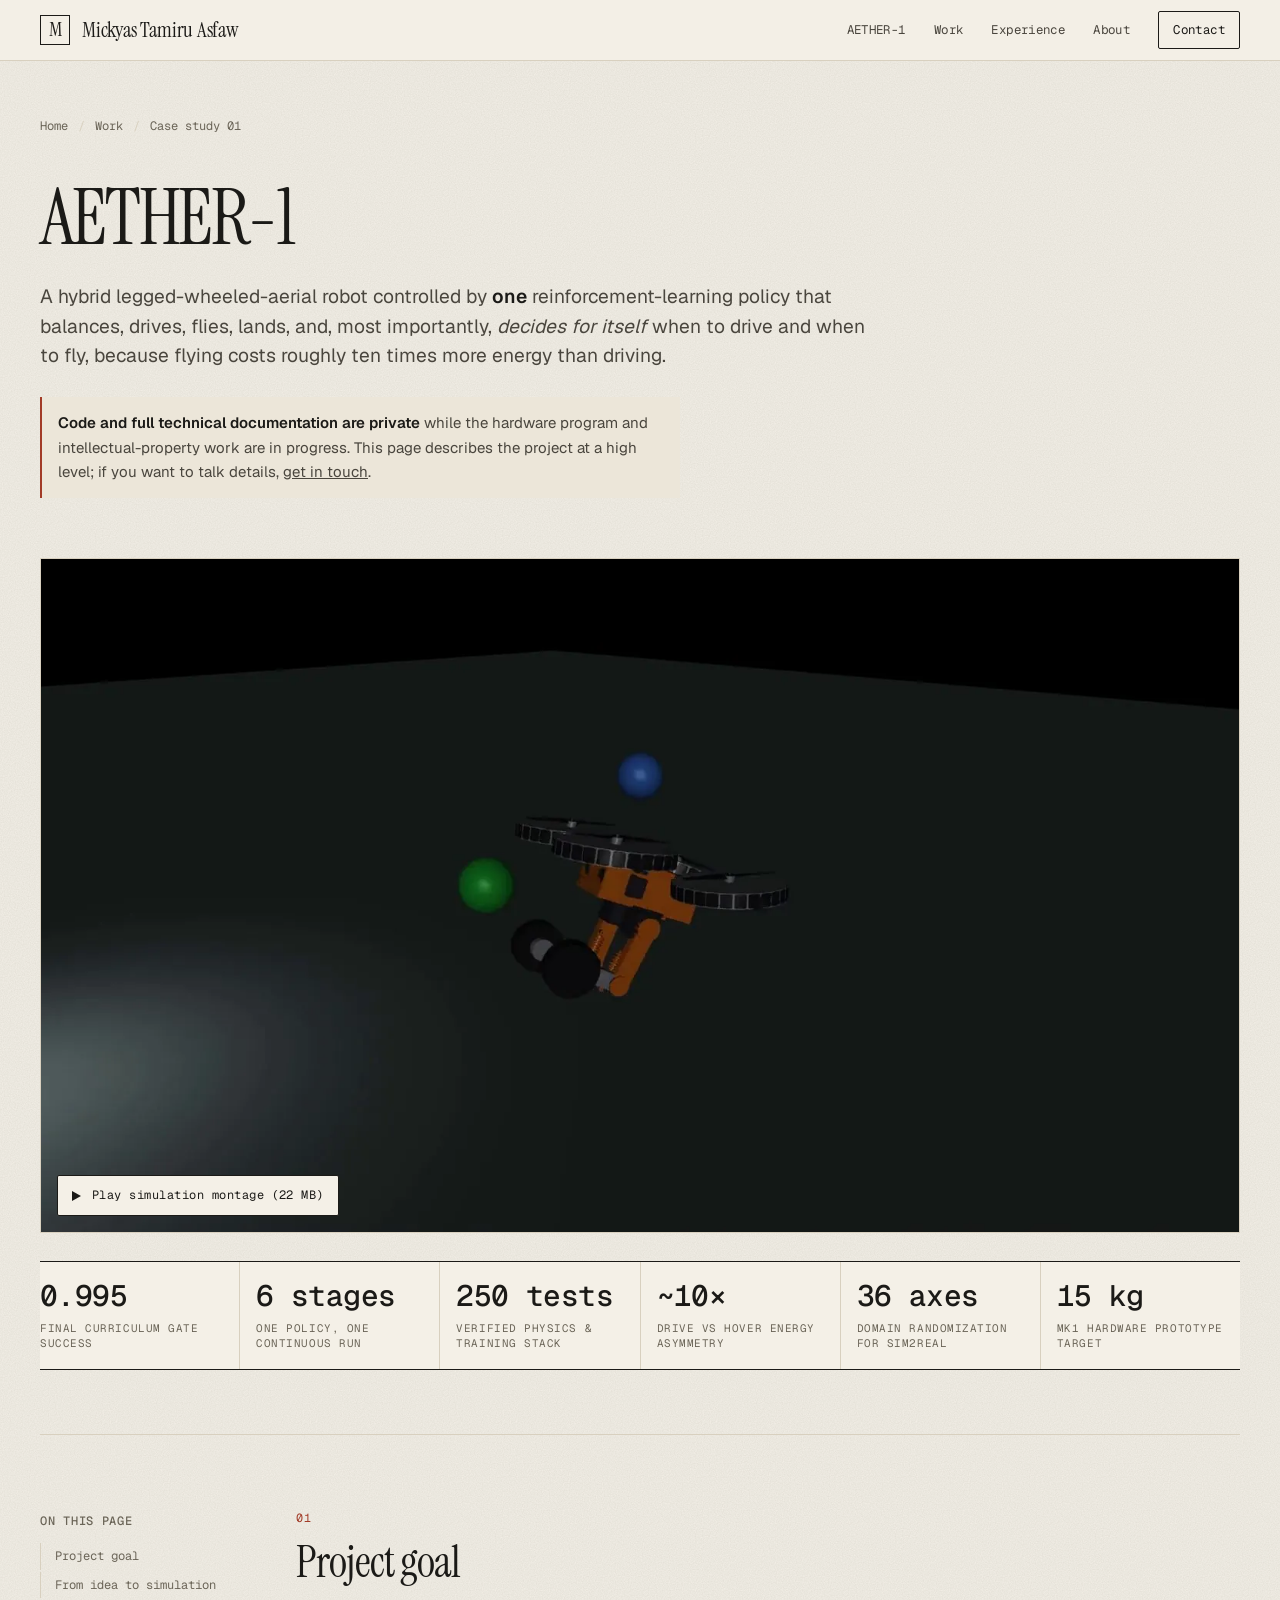
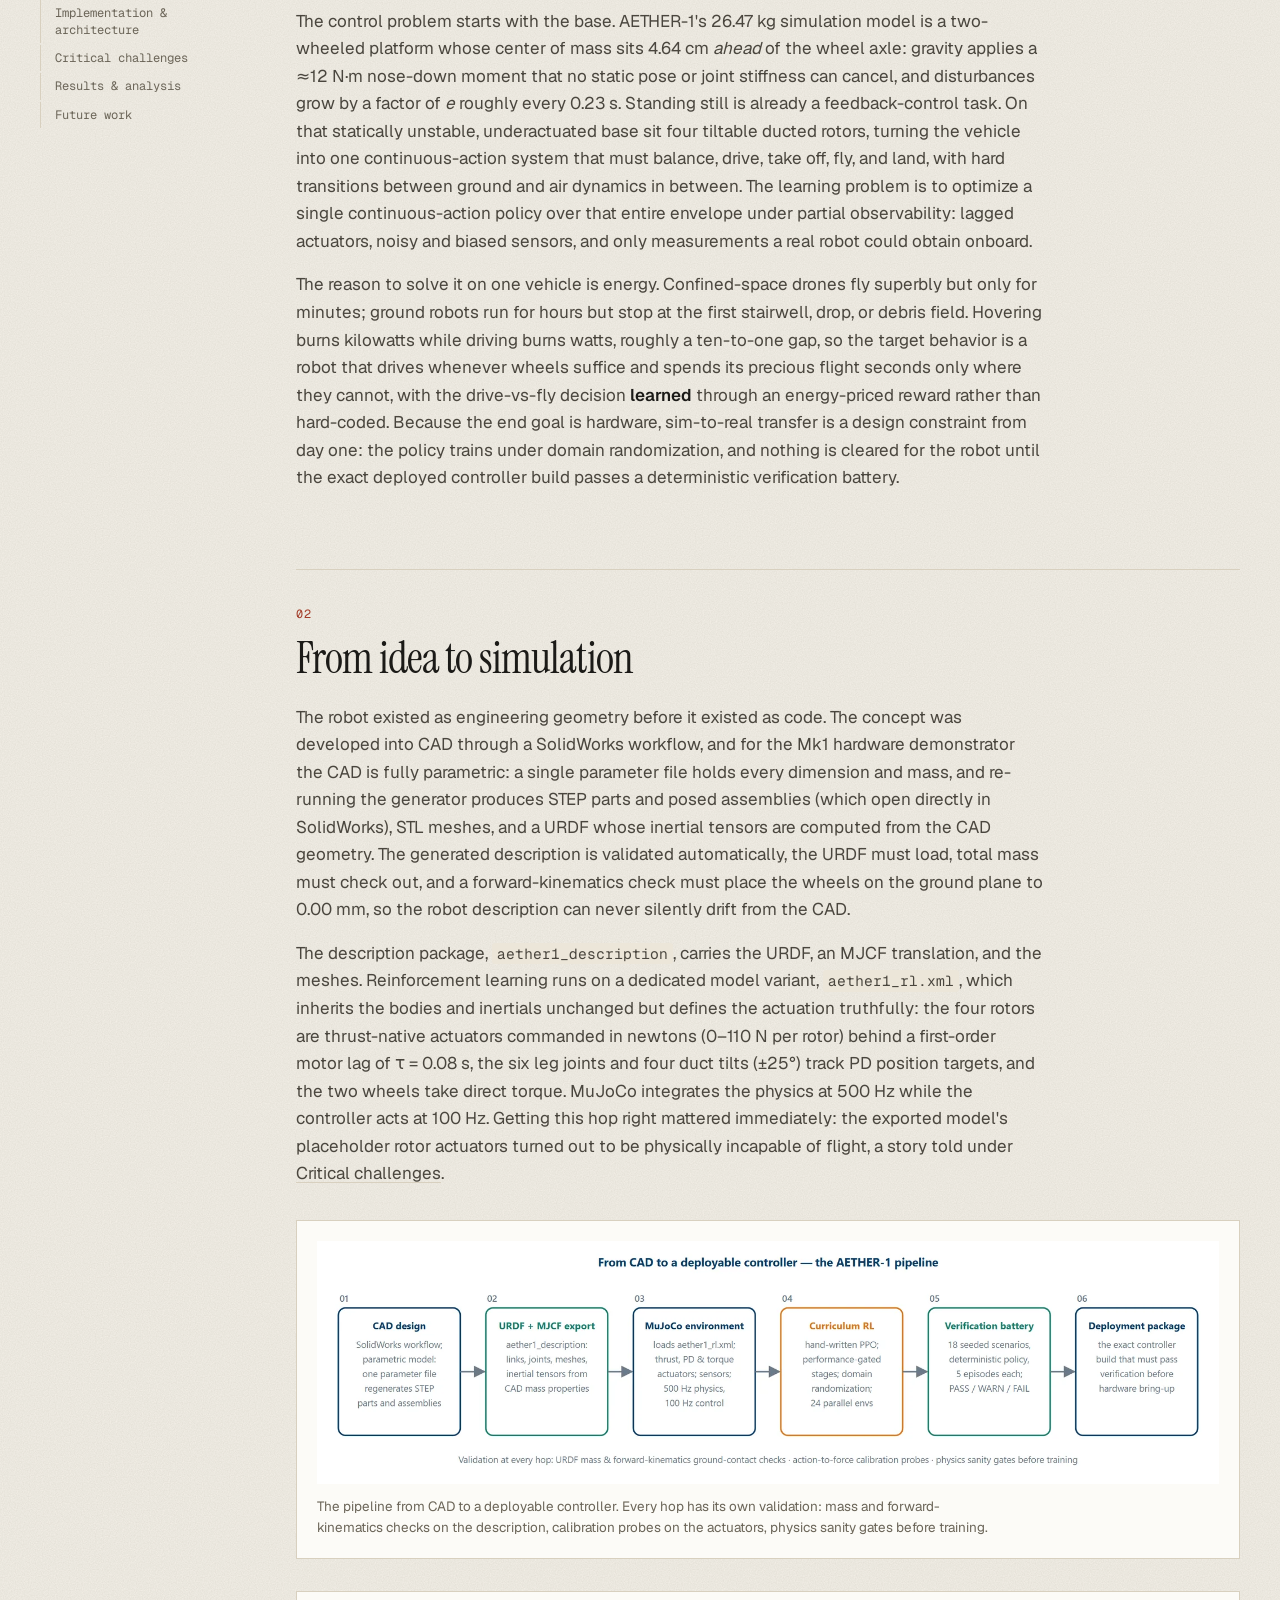
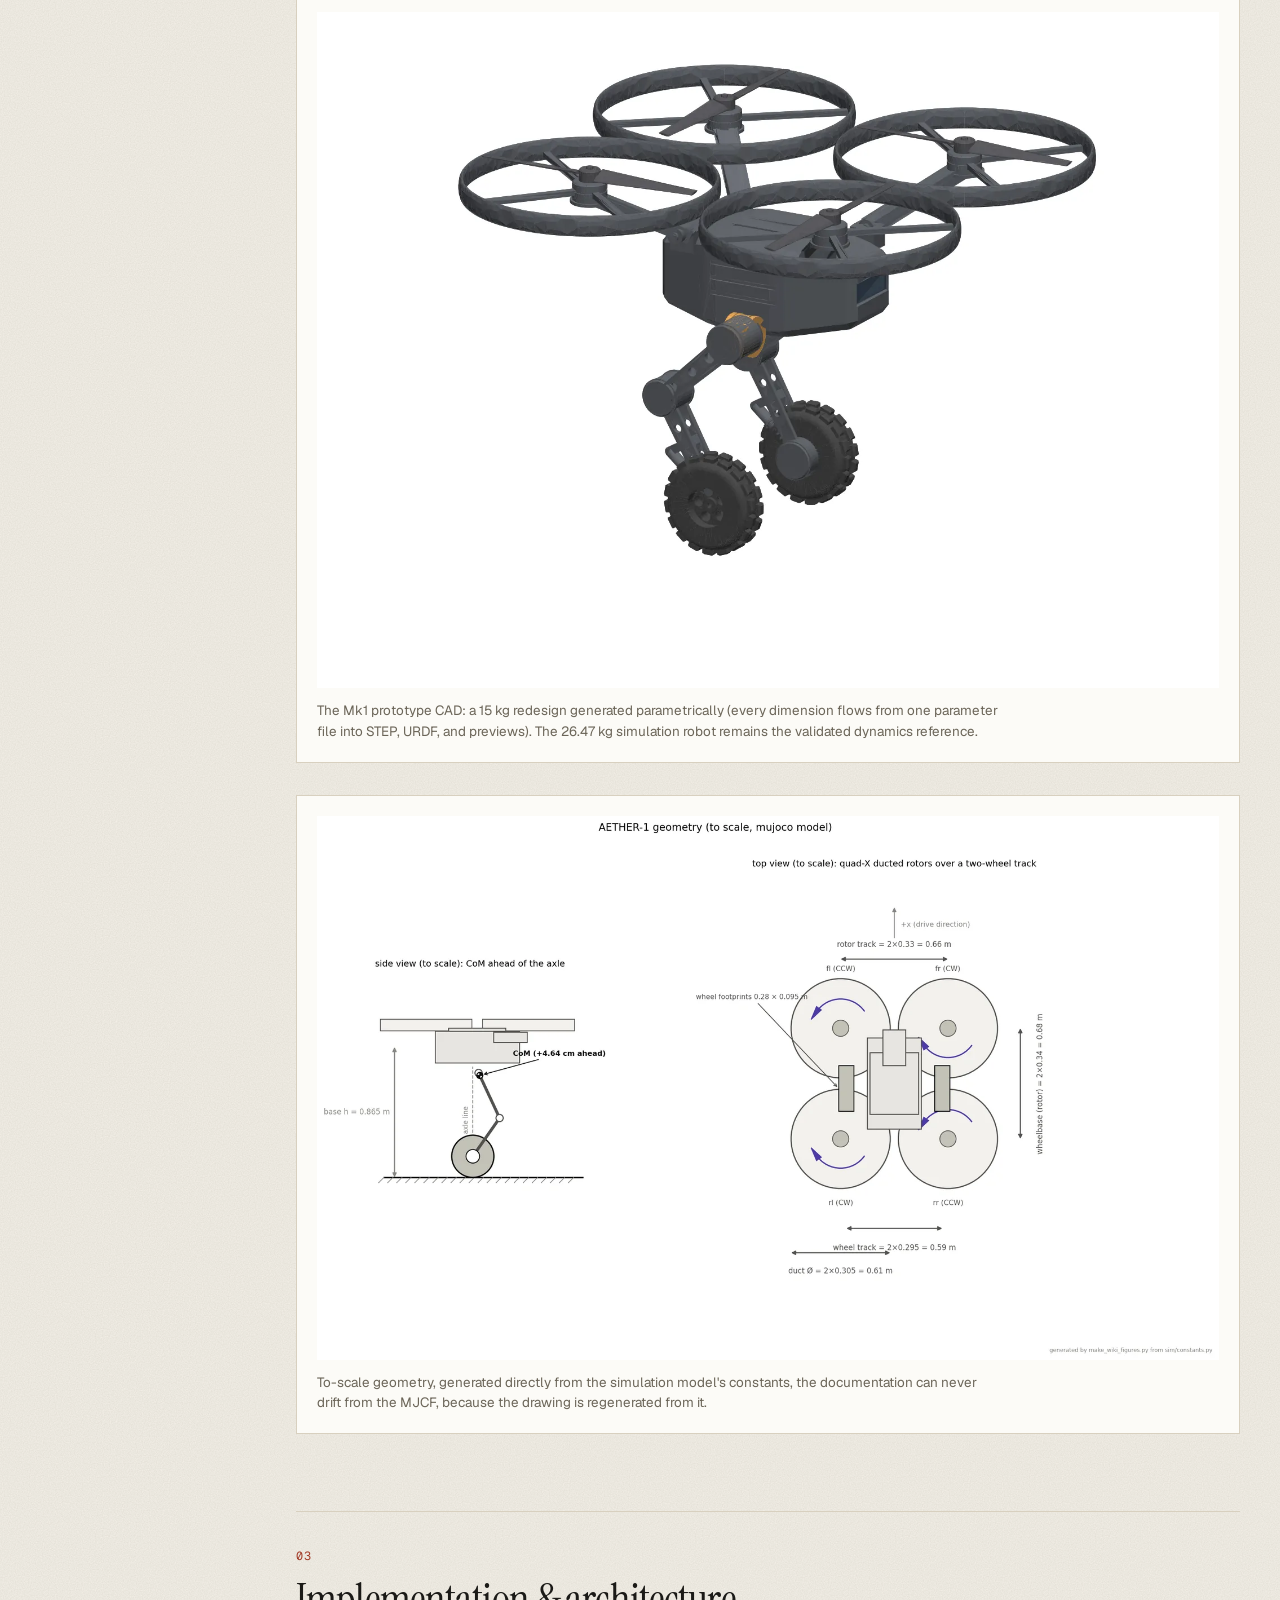
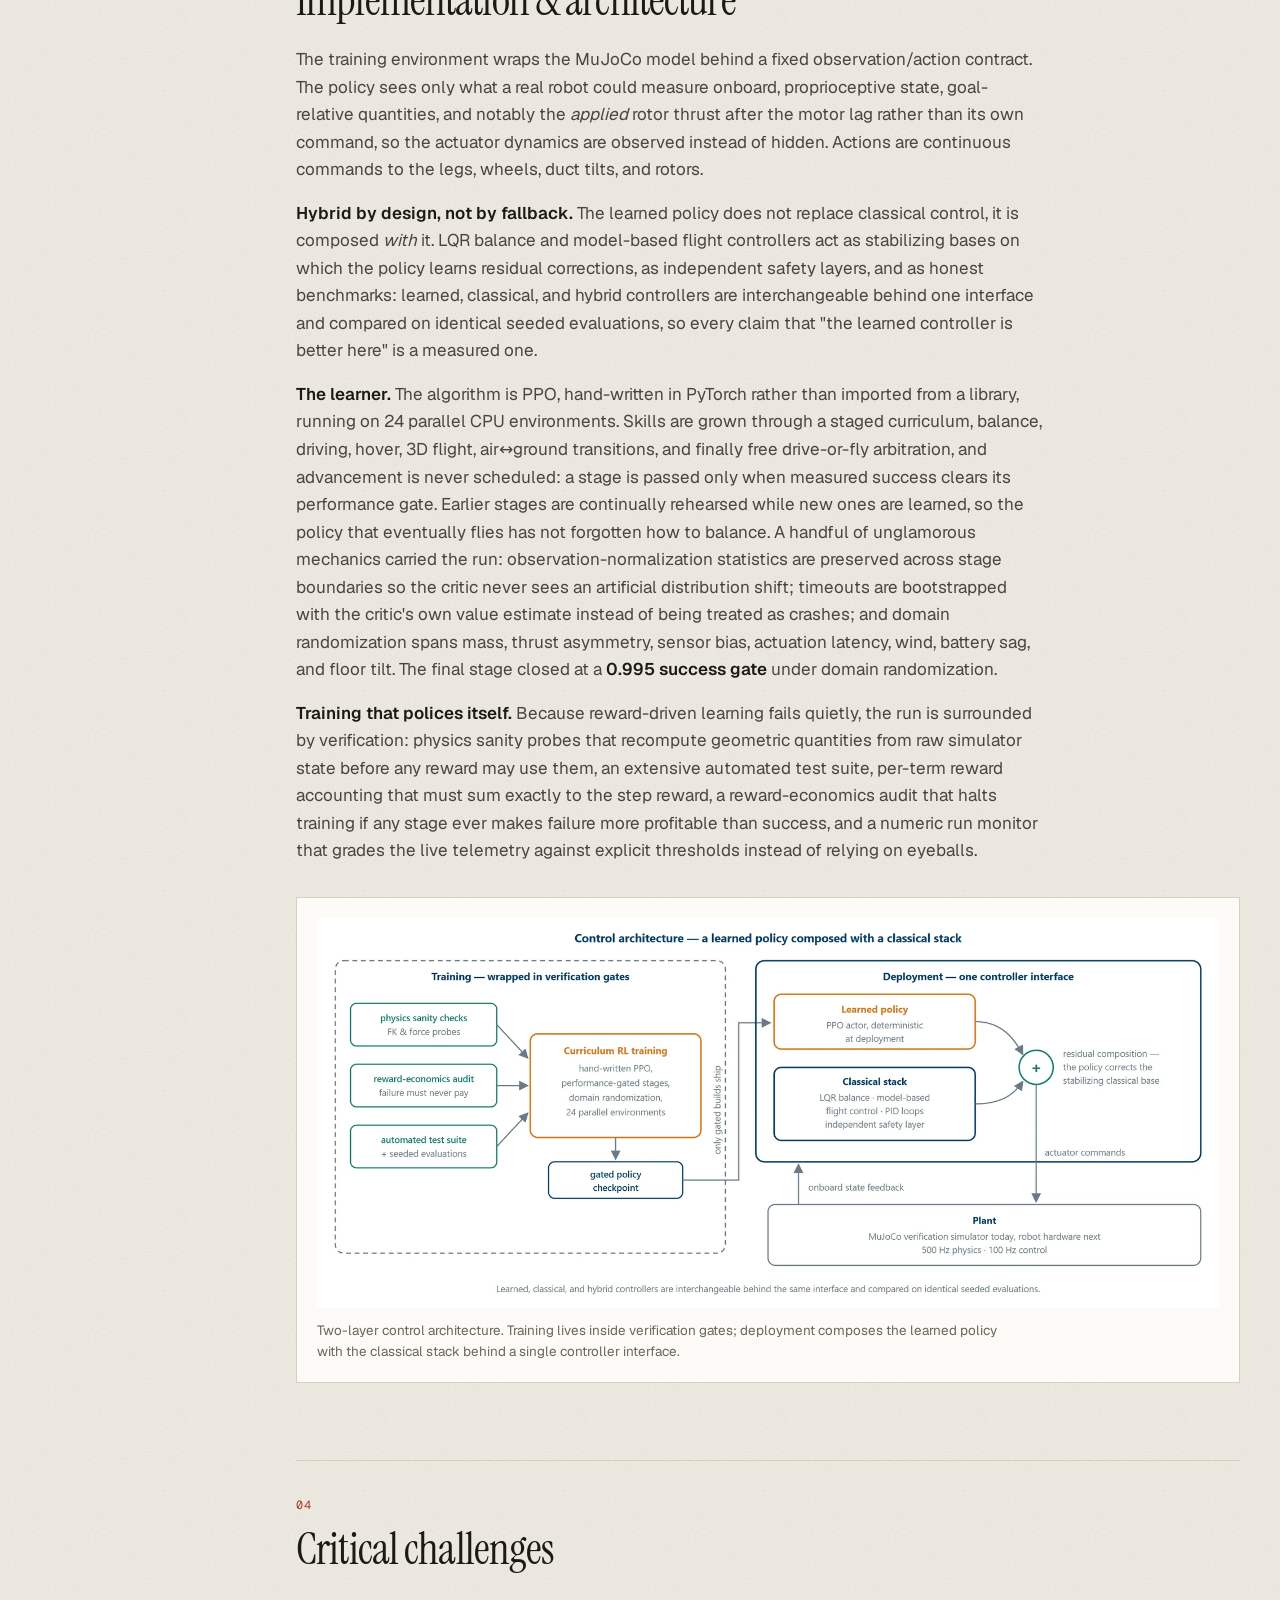
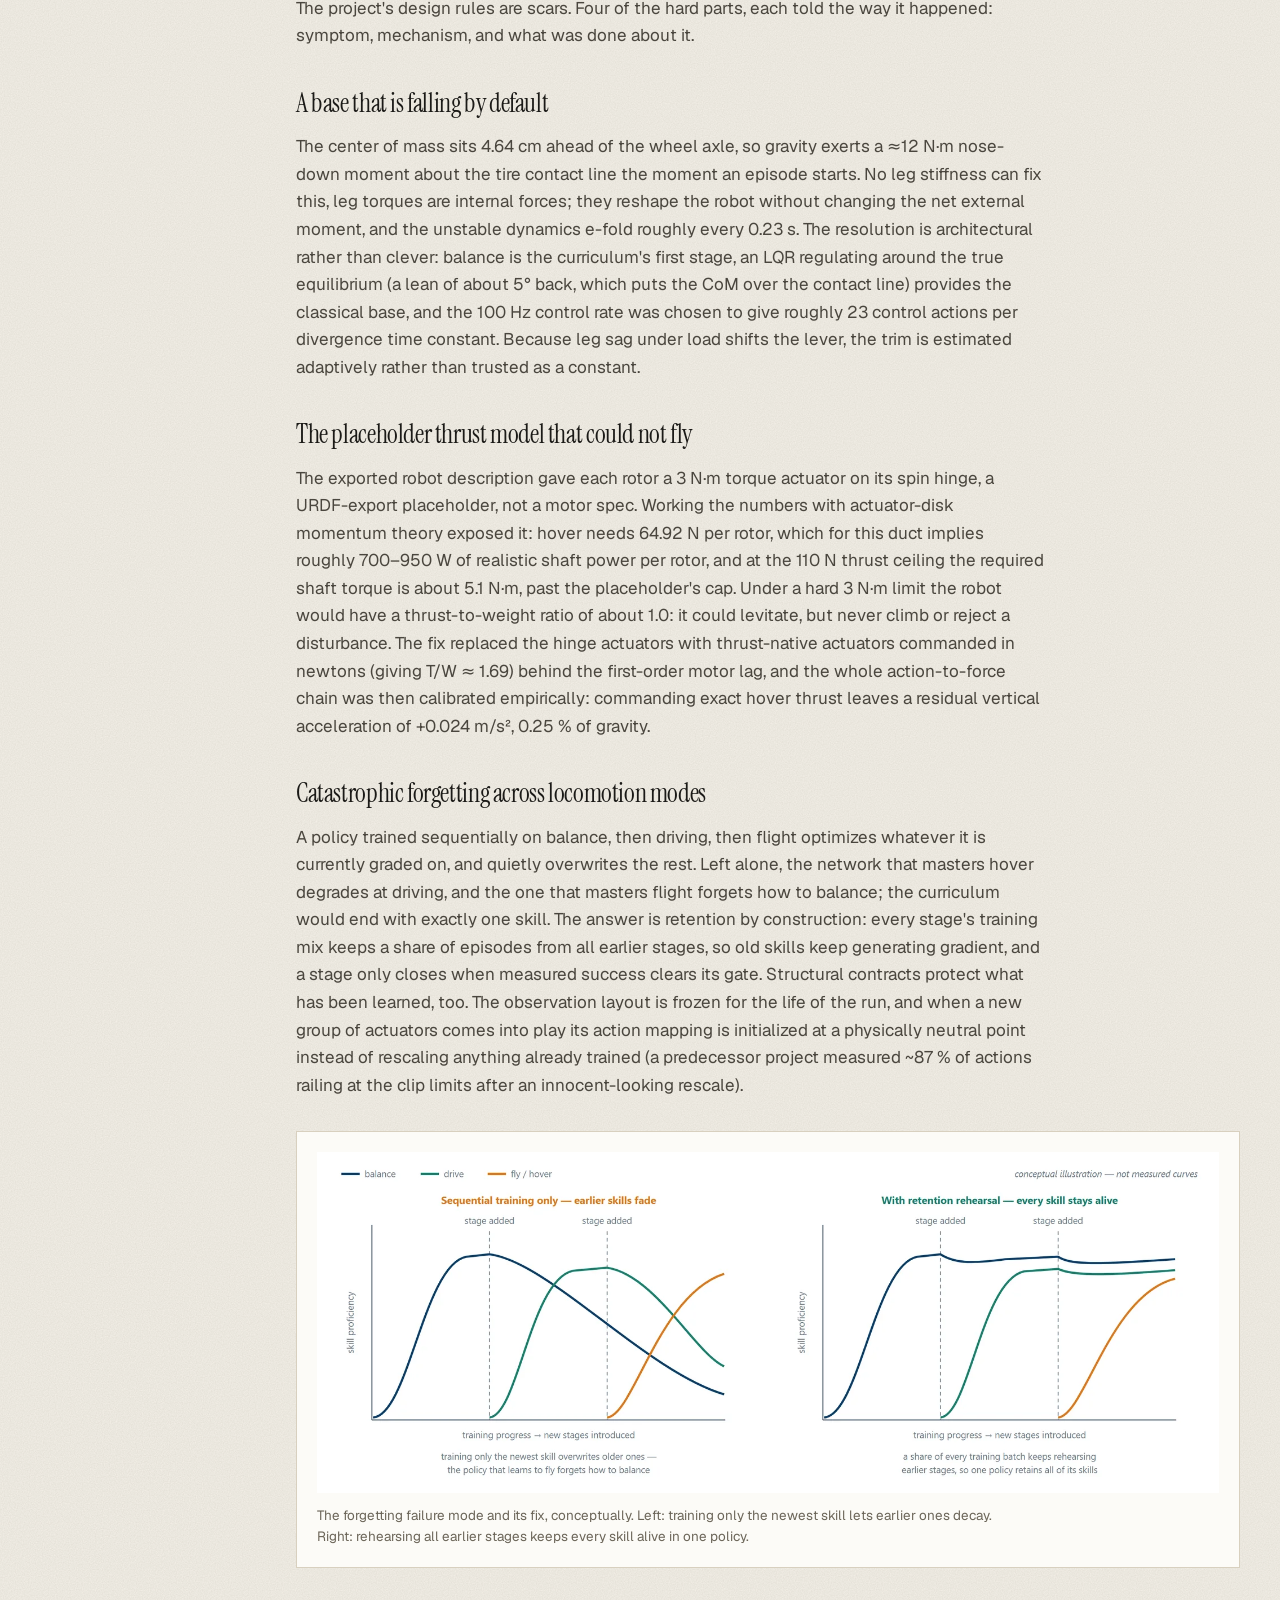
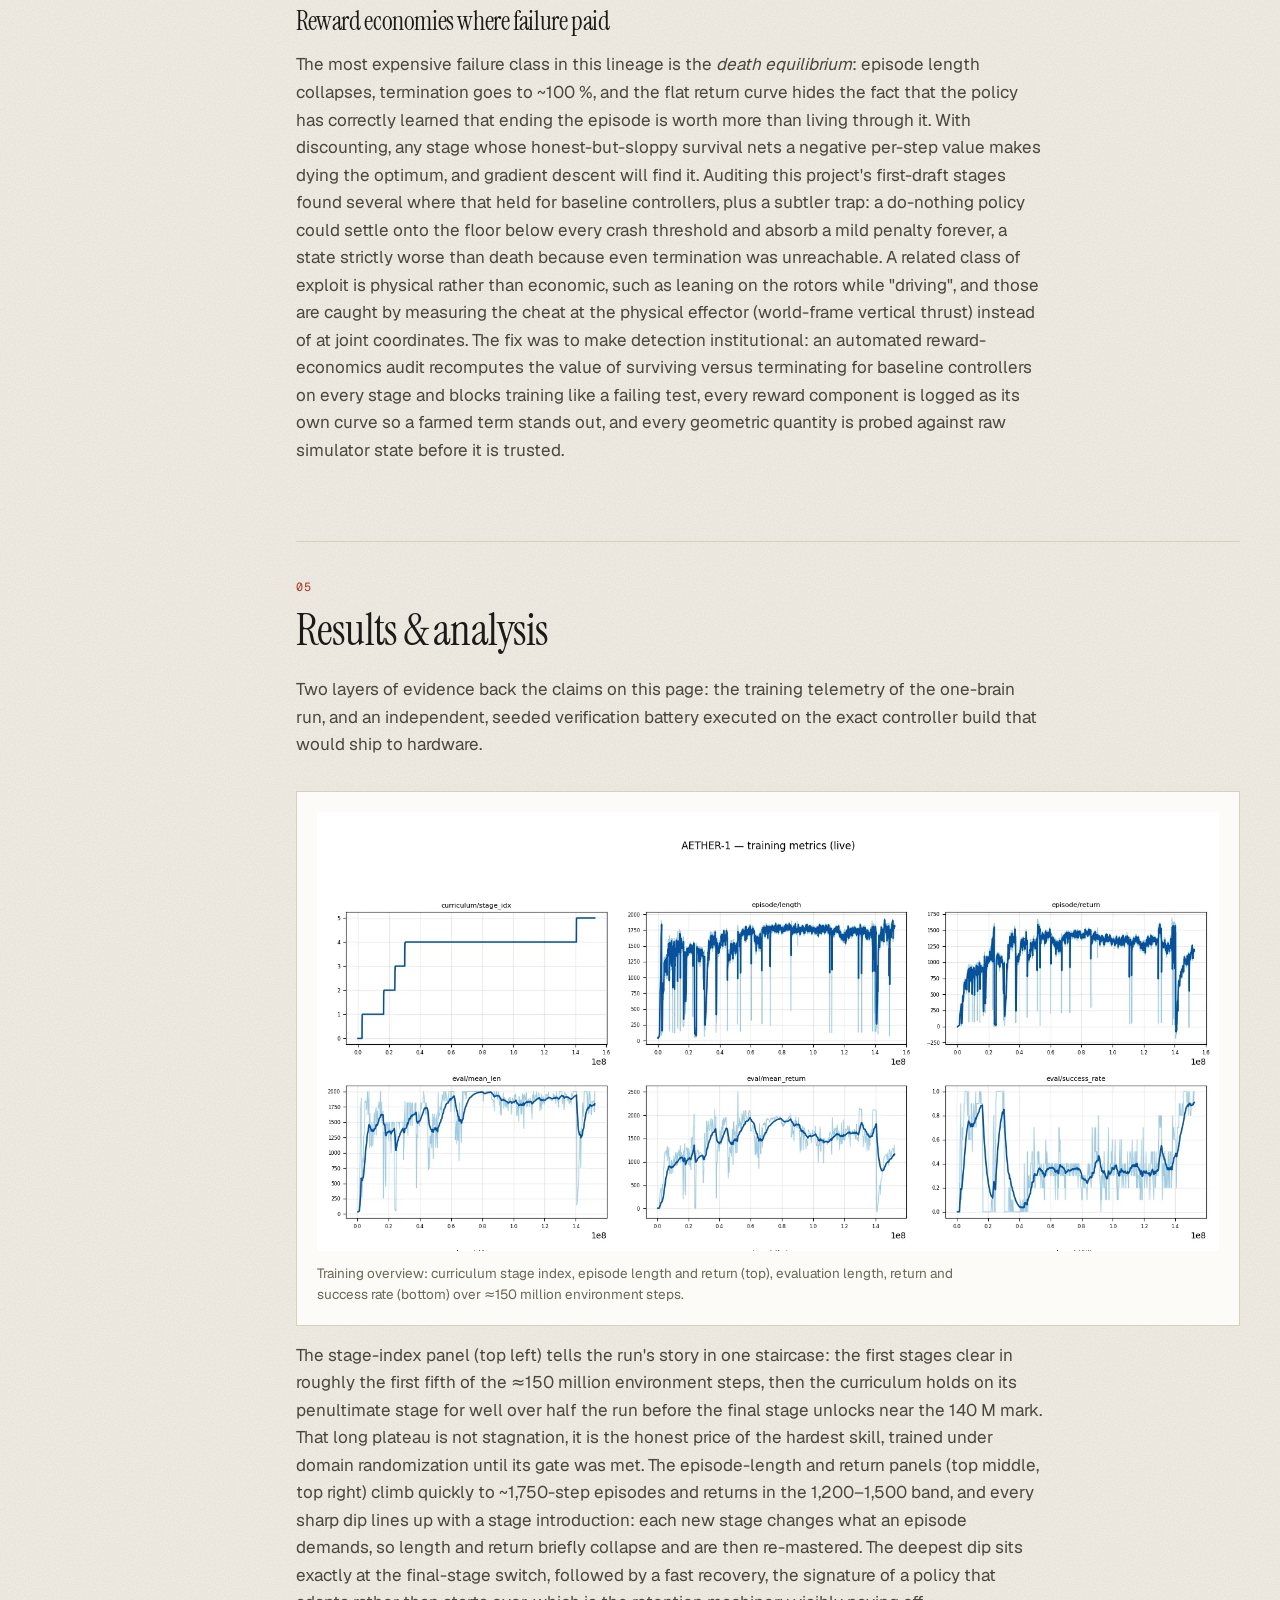
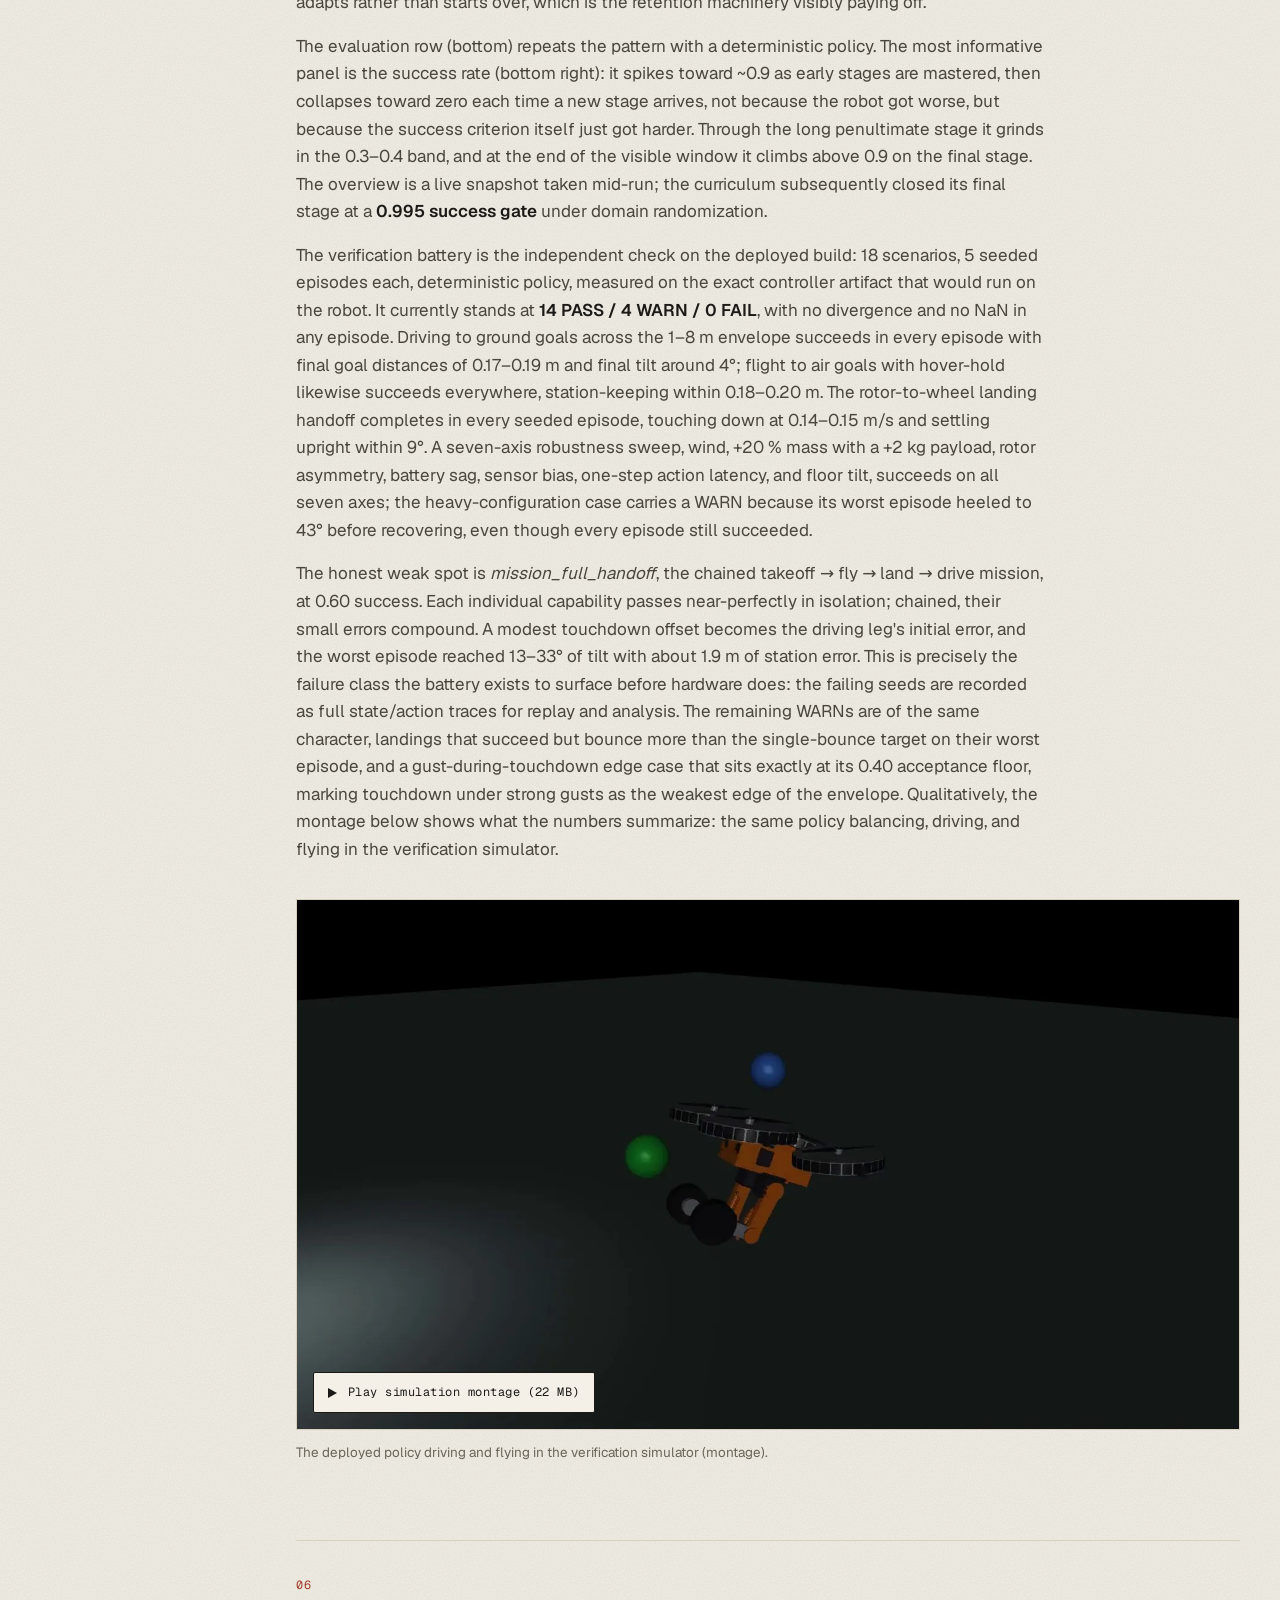
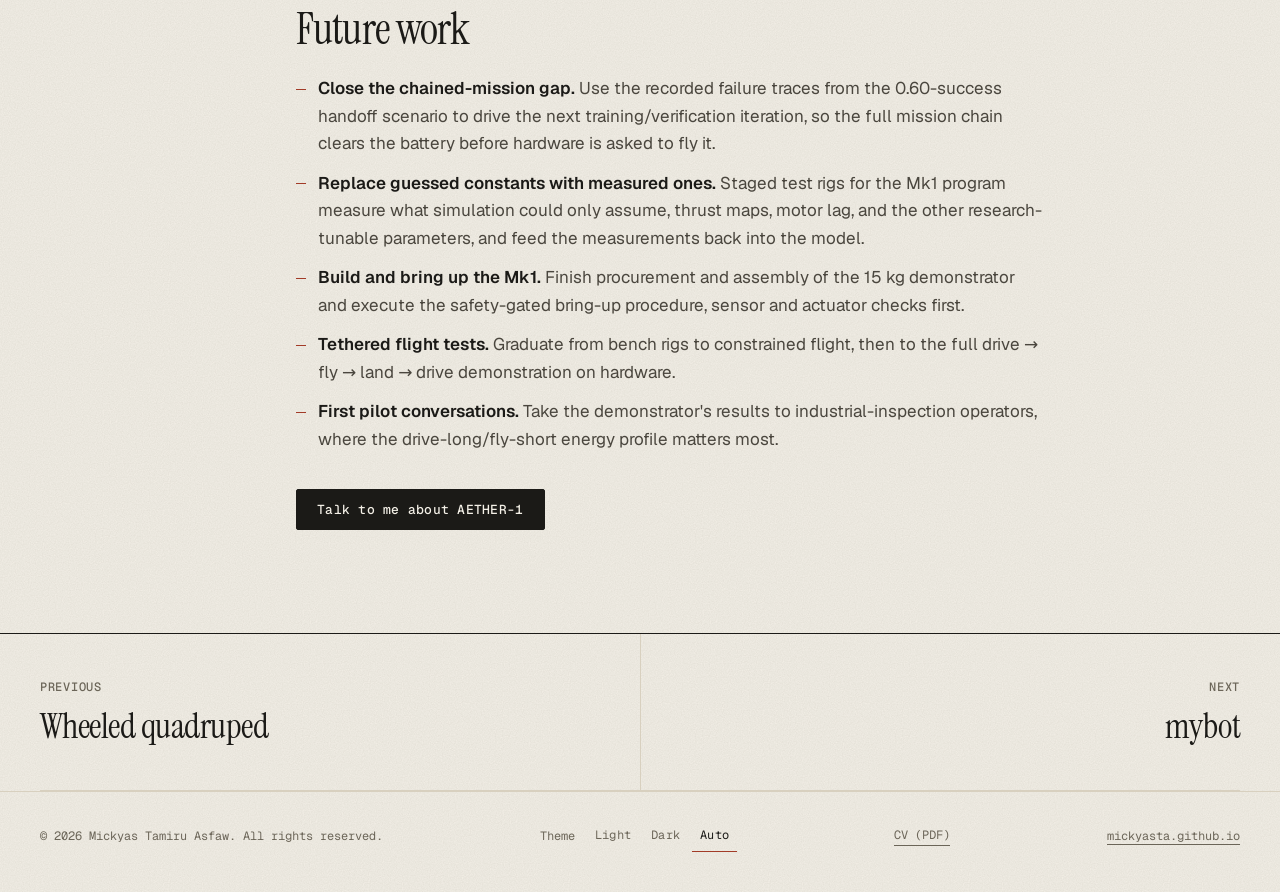
<file: projects/aether-1.html>
<!DOCTYPE html>
<html lang="en">
<head>
<meta charset="utf-8">
<meta name="viewport" content="width=device-width, initial-scale=1">
<title>AETHER-1: hybrid legged-wheeled-aerial robot | Mickyas Tamiru Asfaw</title>
<meta name="description" content="AETHER-1: one reinforcement-learning policy that balances, drives, flies, lands, and chooses between driving and flying, validated in simulation, hardware prototype in development.">
<meta name="theme-color" content="#f4f0e7">
<link rel="canonical" href="https://mickyasta.github.io/projects/aether-1.html">
<meta property="og:type" content="article">
<meta property="og:site_name" content="Mickyas Tamiru Asfaw">
<meta property="og:title" content="AETHER-1: hybrid legged-wheeled-aerial robot | Mickyas Tamiru Asfaw">
<meta property="og:description" content="AETHER-1: one reinforcement-learning policy that balances, drives, flies, lands, and chooses between driving and flying, validated in simulation, hardware prototype in development.">
<meta property="og:url" content="https://mickyasta.github.io/projects/aether-1.html">
<meta property="og:image" content="https://mickyasta.github.io/assets/img/aether1-cad-iso.png">
<meta name="twitter:card" content="summary_large_image">
<meta name="twitter:title" content="AETHER-1: hybrid legged-wheeled-aerial robot | Mickyas Tamiru Asfaw">
<meta name="twitter:description" content="AETHER-1: one reinforcement-learning policy that balances, drives, flies, lands, and chooses between driving and flying, validated in simulation, hardware prototype in development.">
<meta name="twitter:image" content="https://mickyasta.github.io/assets/img/aether1-cad-iso.png">
<link rel="icon" href="../assets/img/favicon.svg" type="image/svg+xml">
<script>document.documentElement.classList.add("js");try{var t=localStorage.getItem("theme");if(t==="light"||t==="dark")document.documentElement.setAttribute("data-theme",t)}catch(e){}</script>
<link rel="preload" href="../assets/fonts/instrument-serif-latin-400.woff2" as="font" type="font/woff2" crossorigin>
<link rel="preload" href="../assets/fonts/instrument-serif-latin-400-italic.woff2" as="font" type="font/woff2" crossorigin>
<link rel="preload" href="../assets/fonts/geist-latin-400-500-600.woff2" as="font" type="font/woff2" crossorigin>
<link rel="preload" href="../assets/fonts/geist-mono-latin-400-500.woff2" as="font" type="font/woff2" crossorigin>
<link rel="stylesheet" href="../assets/css/style.css">
</head>
<body>
<a class="skip" href="#main">Skip to content</a>

<header class="nav">
  <div class="wrap nav-inner">
    <a class="brand" href="../index.html"><span class="brand-mark" aria-hidden="true">M</span><span class="brand-name">Mickyas Tamiru Asfaw</span></a>
    <nav aria-label="Primary"><button class="menu-btn" type="button" aria-expanded="false" aria-controls="nav-links"><span>Menu</span></button>
      <ul class="nav-links" id="nav-links">
        <li><a href="../index.html#flagship">AETHER-1</a></li>
        <li><a href="../index.html#work">Work</a></li>
        <li><a href="../index.html#experience">Experience</a></li>
        <li><a href="../index.html#about">About</a></li>
        <li><a class="nav-cta" href="../index.html#contact">Contact</a></li>
      </ul>
    </nav>
  </div>
</header>

<main id="main">
  <div class="wrap">
    <div class="pp-head">
      <nav class="crumbs" aria-label="Breadcrumb"><a href="../index.html">Home</a><span aria-hidden="true">/</span><a href="../index.html#work">Work</a><span aria-hidden="true">/</span><span>Case study 01</span></nav>
      <h1 class="rise">AETHER-1</h1>
      <p class="pp-lede rise" style="--i:1">A hybrid legged-wheeled-aerial robot controlled by <strong>one</strong> reinforcement-learning
    policy that balances, drives, flies, lands, and, most importantly, <em>decides for itself</em>
    when to drive and when to fly, because flying costs roughly ten times more energy than driving.</p>
      <p class="pp-notice rise" style="--i:2"><strong>Code and full technical documentation are private</strong> while the hardware
    program and intellectual-property work are in progress. This page describes the project at a
    high level; if you want to talk details, <a href="mailto:mickyastamiru92@gmail.com">get in touch</a>.</p>
    </div>

    <div class="pp-hero reveal"><div class="media-frame"><img class="vposter" src="../assets/img/aether1-poster.webp" width="1600" height="875" alt="" loading="eager" fetchpriority="high" decoding="async"><video data-click data-label="Play simulation montage (22 MB)" controls muted loop playsinline preload="none"  src="../assets/video/aether1_sim_v2.mp4" aria-label="Montage of the AETHER-1 policy balancing, driving and flying in the verification simulator"></video></div></div>
    <dl class="datastrip"><div><dt>final curriculum gate success</dt><dd>0.995</dd></div><div><dt>one policy, one continuous run</dt><dd>6 stages</dd></div><div><dt>verified physics &amp; training stack</dt><dd>250 tests</dd></div><div><dt>drive vs hover energy asymmetry</dt><dd>~10×</dd></div><div><dt>domain randomization for sim2real</dt><dd>36 axes</dd></div><div><dt>Mk1 hardware prototype target</dt><dd>15 kg</dd></div></dl>

    <div class="pp-layout">
      <aside class="toc" aria-label="On this page">
        <span class="label">On this page</span>
        <ol><li><a href="#project-goal">Project goal</a></li><li><a href="#from-idea-to-simulation">From idea to simulation</a></li><li><a href="#implementation-and-architecture">Implementation &amp; architecture</a></li><li><a href="#challenges">Critical challenges</a></li><li><a href="#results-and-analysis">Results &amp; analysis</a></li><li><a href="#future-work">Future work</a></li></ol>
      </aside>
      <article class="prose">
<h2 id="project-goal">Project goal</h2>
  <p>
    The control problem starts with the base. AETHER-1's 26.47 kg simulation model is a two-wheeled
    platform whose center of mass sits 4.64 cm <em>ahead</em> of the wheel axle: gravity applies a
    &#8776;12 N&#183;m nose-down moment that no static pose or joint stiffness can cancel, and disturbances
    grow by a factor of <em>e</em> roughly every 0.23 s. Standing still is already a feedback-control
    task. On that statically unstable, underactuated base sit four tiltable ducted rotors, turning the
    vehicle into one continuous-action system that must balance, drive, take off, fly, and land, with
    hard transitions between ground and air dynamics in between. The learning problem is to optimize a
    single continuous-action policy over that entire envelope under partial observability: lagged
    actuators, noisy and biased sensors, and only measurements a real robot could obtain onboard.
  </p>
  <p>
    The reason to solve it on one vehicle is energy. Confined-space drones fly superbly but only for
    minutes; ground robots run for hours but stop at the first stairwell, drop, or debris field.
    Hovering burns kilowatts while driving burns watts, roughly a ten-to-one gap, so the target
    behavior is a robot that drives whenever wheels suffice and spends its precious flight seconds only
    where they cannot, with the drive-vs-fly decision <strong>learned</strong> through an energy-priced
    reward rather than hard-coded. Because the end goal is hardware, sim-to-real transfer is a design
    constraint from day one: the policy trains under domain randomization, and nothing is cleared for
    the robot until the exact deployed controller build passes a deterministic verification battery.
  </p>

  <h2 id="from-idea-to-simulation">From idea to simulation</h2>
  <p>
    The robot existed as engineering geometry before it existed as code. The concept was developed
    into CAD through a SolidWorks workflow, and for the Mk1 hardware demonstrator the CAD is fully
    parametric: a single parameter file holds every dimension and mass, and re-running the generator
    produces STEP parts and posed assemblies (which open directly in SolidWorks), STL meshes, and a
    URDF whose inertial tensors are computed from the CAD geometry. The generated description is
    validated automatically, the URDF must load, total mass must check out, and a forward-kinematics
    check must place the wheels on the ground plane to 0.00 mm, so the robot description can never
    silently drift from the CAD.
  </p>
  <p>
    The description package, <code>aether1_description</code>, carries the URDF, an MJCF translation,
    and the meshes. Reinforcement learning runs on a dedicated model variant,
    <code>aether1_rl.xml</code>, which inherits the bodies and inertials unchanged but defines the
    actuation truthfully: the four rotors are thrust-native actuators commanded in newtons
    (0&#8211;110 N per rotor) behind a first-order motor lag of &#964; = 0.08 s, the six leg joints and
    four duct tilts (&#177;25&#176;) track PD position targets, and the two wheels take direct torque.
    MuJoCo integrates the physics at 500 Hz while the controller acts at 100 Hz. Getting this hop
    right mattered immediately: the exported model's placeholder rotor actuators turned out to be
    physically incapable of flight, a story told under <a href="#challenges">Critical challenges</a>.
  </p>
  <figure class="plate">
    <img width="1600" height="432" src="../assets/img/aether1-pipeline.webp" alt="Pipeline diagram: CAD design to URDF and MJCF export, to MuJoCo environment, to curriculum RL training, to the seeded verification battery, to the deployment package" loading="lazy" decoding="async">
    <figcaption>The pipeline from CAD to a deployable controller. Every hop has its own validation: mass and forward-kinematics checks on the description, calibration probes on the actuators, physics sanity gates before training.</figcaption>
  </figure>
  <figure class="plate">
    <img width="1600" height="1200" src="../assets/img/aether1-cad-iso.webp" alt="AETHER-1 Mk1 CAD model, isometric view" loading="lazy" decoding="async">
    <figcaption>The Mk1 prototype CAD: a 15 kg redesign generated parametrically (every dimension flows from one parameter file into STEP, URDF, and previews). The 26.47 kg simulation robot remains the validated dynamics reference.</figcaption>
  </figure>
  <figure class="plate">
    <img width="1600" height="964" src="../assets/img/aether1-geometry.webp" alt="AETHER-1 to-scale geometry drawing: side view with center of mass, top view of rotor and wheel layout" loading="lazy" decoding="async">
    <figcaption>To-scale geometry, generated directly from the simulation model's constants, the documentation can never drift from the MJCF, because the drawing is regenerated from it.</figcaption>
  </figure>

  <h2 id="implementation-and-architecture">Implementation &amp; architecture</h2>
  <p>
    The training environment wraps the MuJoCo model behind a fixed observation/action contract. The
    policy sees only what a real robot could measure onboard, proprioceptive state, goal-relative
    quantities, and notably the <em>applied</em> rotor thrust after the motor lag rather than its own
    command, so the actuator dynamics are observed instead of hidden. Actions are continuous commands
    to the legs, wheels, duct tilts, and rotors.
  </p>
  <p>
    <strong>Hybrid by design, not by fallback.</strong> The learned policy does not replace classical
    control, it is composed <em>with</em> it. LQR balance and model-based flight controllers act as
    stabilizing bases on which the policy learns residual corrections, as independent safety layers,
    and as honest benchmarks: learned, classical, and hybrid controllers are interchangeable behind
    one interface and compared on identical seeded evaluations, so every claim that "the learned
    controller is better here" is a measured one.
  </p>
  <p>
    <strong>The learner.</strong> The algorithm is PPO, hand-written in PyTorch rather than imported
    from a library, running on 24 parallel CPU environments. Skills are grown through a staged
    curriculum, balance, driving, hover, 3D flight, air&#8596;ground transitions, and finally free
    drive-or-fly arbitration, and advancement is never scheduled: a stage is passed only when measured
    success clears its performance gate. Earlier stages are continually rehearsed while new ones are
    learned, so the policy that eventually flies has not forgotten how to balance. A handful of
    unglamorous mechanics carried the run: observation-normalization statistics are preserved across
    stage boundaries so the critic never sees an artificial distribution shift; timeouts are
    bootstrapped with the critic's own value estimate instead of being treated as crashes; and domain
    randomization spans mass, thrust asymmetry, sensor bias, actuation latency, wind, battery sag,
    and floor tilt. The final stage closed at a <strong>0.995 success gate</strong> under domain
    randomization.
  </p>
  <p>
    <strong>Training that polices itself.</strong> Because reward-driven learning fails quietly, the
    run is surrounded by verification: physics sanity probes that recompute geometric quantities from
    raw simulator state before any reward may use them, an extensive automated test suite, per-term
    reward accounting that must sum exactly to the step reward, a reward-economics audit that halts
    training if any stage ever makes failure more profitable than success, and a numeric run monitor
    that grades the live telemetry against explicit thresholds instead of relying on eyeballs.
  </p>
  <figure class="plate">
    <img width="1600" height="692" src="../assets/img/aether1-architecture.webp" alt="Architecture diagram: curriculum RL training wrapped in verification gates produces gated policy checkpoints; at deployment a learned policy and a classical LQR/MPC/PID stack are composed residually behind one controller interface driving the MuJoCo plant" loading="lazy" decoding="async">
    <figcaption>Two-layer control architecture. Training lives inside verification gates; deployment composes the learned policy with the classical stack behind a single controller interface.</figcaption>
  </figure>

  <h2 id="challenges">Critical challenges</h2>
  <p>
    The project's design rules are scars. Four of the hard parts, each told the way it happened:
    symptom, mechanism, and what was done about it.
  </p>

  <h3>A base that is falling by default</h3>
  <p>
    The center of mass sits 4.64 cm ahead of the wheel axle, so gravity exerts a &#8776;12 N&#183;m
    nose-down moment about the tire contact line the moment an episode starts. No leg stiffness can
    fix this, leg torques are internal forces; they reshape the robot without changing the net
    external moment, and the unstable dynamics e-fold roughly every 0.23 s. The resolution is
    architectural rather than clever: balance is the curriculum's first stage, an LQR regulating
    around the true equilibrium (a lean of about 5&#176; back, which puts the CoM over the contact
    line) provides the classical base, and the 100 Hz control rate was chosen to give roughly 23
    control actions per divergence time constant. Because leg sag under load shifts the lever, the
    trim is estimated adaptively rather than trusted as a constant.
  </p>

  <h3>The placeholder thrust model that could not fly</h3>
  <p>
    The exported robot description gave each rotor a 3 N&#183;m torque actuator on its spin hinge, a
    URDF-export placeholder, not a motor spec. Working the numbers with actuator-disk momentum theory
    exposed it: hover needs 64.92 N per rotor, which for this duct implies roughly 700&#8211;950 W of
    realistic shaft power per rotor, and at the 110 N thrust ceiling the required shaft torque is
    about 5.1 N&#183;m, past the placeholder's cap. Under a hard 3 N&#183;m limit the robot would
    have a thrust-to-weight ratio of about 1.0: it could levitate, but never climb or reject a
    disturbance. The fix replaced the hinge actuators with thrust-native actuators commanded in
    newtons (giving T/W &#8776; 1.69) behind the first-order motor lag, and the whole action-to-force
    chain was then calibrated empirically: commanding exact hover thrust leaves a residual vertical
    acceleration of +0.024 m/s&#178;, 0.25 % of gravity.
  </p>

  <h3>Catastrophic forgetting across locomotion modes</h3>
  <p>
    A policy trained sequentially on balance, then driving, then flight optimizes whatever it is
    currently graded on, and quietly overwrites the rest. Left alone, the network that masters hover
    degrades at driving, and the one that masters flight forgets how to balance; the curriculum would
    end with exactly one skill. The answer is retention by construction: every stage's training mix
    keeps a share of episodes from all earlier stages, so old skills keep generating gradient, and a
    stage only closes when measured success clears its gate. Structural contracts protect what has
    been learned, too. The observation layout is frozen for the life of the run, and when a new group
    of actuators comes into play its action mapping is initialized at a physically neutral point
    instead of rescaling anything already trained (a predecessor project measured ~87 % of actions
    railing at the clip limits after an innocent-looking rescale).
  </p>
  <figure class="plate">
    <img width="1600" height="605" src="../assets/img/aether1-challenge.webp" alt="Two conceptual panels: with sequential training only, balance and drive skill curves decay as new stages arrive; with retention rehearsal, all three skill curves rise and stay high" loading="lazy" decoding="async">
    <figcaption>The forgetting failure mode and its fix, conceptually. Left: training only the newest skill lets earlier ones decay. Right: rehearsing all earlier stages keeps every skill alive in one policy.</figcaption>
  </figure>

  <h3>Reward economies where failure paid</h3>
  <p>
    The most expensive failure class in this lineage is the <em>death equilibrium</em>: episode length
    collapses, termination goes to ~100 %, and the flat return curve hides the fact that the policy
    has correctly learned that ending the episode is worth more than living through it. With
    discounting, any stage whose honest-but-sloppy survival nets a negative per-step value makes dying
    the optimum, and gradient descent will find it. Auditing this project's first-draft stages found
    several where that held for baseline controllers, plus a subtler trap: a do-nothing policy could
    settle onto the floor below every crash threshold and absorb a mild penalty forever, a state
    strictly worse than death because even termination was unreachable. A related class of exploit is
    physical rather than economic, such as leaning on the rotors while "driving", and those are
    caught by measuring the cheat at the physical effector (world-frame vertical thrust) instead of at
    joint coordinates. The fix was to make detection institutional: an automated reward-economics
    audit recomputes the value of surviving versus terminating for baseline controllers on every
    stage and blocks training like a failing test, every reward component is logged as its own curve
    so a farmed term stands out, and every geometric quantity is probed against raw simulator state
    before it is trusted.
  </p>

  <h2 id="results-and-analysis">Results &amp; analysis</h2>
  <p>
    Two layers of evidence back the claims on this page: the training telemetry of the one-brain run,
    and an independent, seeded verification battery executed on the exact controller build that would
    ship to hardware.
  </p>
  <figure class="plate">
    <img width="1500" height="730" src="../assets/img/aether1-results-overview.webp" alt="Training outcome overview: curriculum stage progression, episode length and return, evaluation length, return and success rate over the run" loading="lazy" decoding="async">
    <figcaption>Training overview: curriculum stage index, episode length and return (top), evaluation length, return and success rate (bottom) over &#8776;150 million environment steps.</figcaption>
  </figure>
  <p>
    The stage-index panel (top left) tells the run's story in one staircase: the first stages clear in
    roughly the first fifth of the &#8776;150 million environment steps, then the curriculum holds on
    its penultimate stage for well over half the run before the final stage unlocks near the 140 M
    mark. That long plateau is not stagnation, it is the honest price of the hardest skill, trained
    under domain randomization until its gate was met. The episode-length and return panels (top
    middle, top right) climb quickly to ~1,750-step episodes and returns in the 1,200&#8211;1,500
    band, and every sharp dip lines up with a stage introduction: each new stage changes what an
    episode demands, so length and return briefly collapse and are then re-mastered. The deepest dip
    sits exactly at the final-stage switch, followed by a fast recovery, the signature of a policy
    that adapts rather than starts over, which is the retention machinery visibly paying off.
  </p>
  <p>
    The evaluation row (bottom) repeats the pattern with a deterministic policy. The most informative
    panel is the success rate (bottom right): it spikes toward ~0.9 as early stages are mastered, then
    collapses toward zero each time a new stage arrives, not because the robot got worse, but because
    the success criterion itself just got harder. Through the long penultimate stage it grinds in the
    0.3&#8211;0.4 band, and at the end of the visible window it climbs above 0.9 on the final stage.
    The overview is a live snapshot taken mid-run; the curriculum subsequently closed its final stage
    at a <strong>0.995 success gate</strong> under domain randomization.
  </p>
  <p>
    The verification battery is the independent check on the deployed build: 18 scenarios, 5 seeded
    episodes each, deterministic policy, measured on the exact controller artifact that would run on
    the robot. It currently stands at <strong>14 PASS / 4 WARN / 0 FAIL</strong>, with no divergence
    and no NaN in any episode. Driving to ground goals across the 1&#8211;8 m envelope succeeds in
    every episode with final goal distances of 0.17&#8211;0.19 m and final tilt around 4&#176;;
    flight to air goals with hover-hold likewise succeeds everywhere, station-keeping within
    0.18&#8211;0.20 m. The rotor-to-wheel landing handoff completes in every seeded episode, touching
    down at 0.14&#8211;0.15 m/s and settling upright within 9&#176;. A seven-axis robustness sweep,
    wind, +20 % mass with a +2 kg payload, rotor asymmetry, battery sag, sensor bias, one-step action
    latency, and floor tilt, succeeds on all seven axes; the heavy-configuration case carries a WARN
    because its worst episode heeled to 43&#176; before recovering, even though every episode still
    succeeded.
  </p>
  <p>
    The honest weak spot is <em>mission_full_handoff</em>, the chained takeoff &#8594; fly &#8594;
    land &#8594; drive mission, at 0.60 success. Each individual capability passes near-perfectly in
    isolation; chained, their small errors compound. A modest touchdown offset becomes the driving
    leg's initial error, and the worst episode reached 13&#8211;33&#176; of tilt with about 1.9 m of
    station error. This is precisely the failure class the battery exists to surface before hardware
    does: the failing seeds are recorded as full state/action traces for replay and analysis. The
    remaining WARNs are of the same character, landings that succeed but bounce more than the
    single-bounce target on their worst episode, and a gust-during-touchdown edge case that sits
    exactly at its 0.40 acceptance floor, marking touchdown under strong gusts as the weakest edge of
    the envelope. Qualitatively, the montage below shows what the numbers summarize: the same policy
    balancing, driving, and flying in the verification simulator.
  </p>
  <figure class="media16"><div class="media-frame"><img class="vposter" src="../assets/img/aether1-poster.webp" width="1600" height="875" alt="" loading="lazy" decoding="async"><video data-click data-label="Play simulation montage (22 MB)" controls muted loop playsinline preload="none"  src="../assets/video/aether1_sim_v2.mp4" aria-label="The deployed policy driving and flying in the verification simulator (montage)."></video></div><figcaption>The deployed policy driving and flying in the verification simulator (montage).</figcaption></figure>

  <h2 id="future-work">Future work</h2>
  <ul>
    <li><strong>Close the chained-mission gap.</strong> Use the recorded failure traces from the 0.60-success handoff scenario to drive the next training/verification iteration, so the full mission chain clears the battery before hardware is asked to fly it.</li>
    <li><strong>Replace guessed constants with measured ones.</strong> Staged test rigs for the Mk1 program measure what simulation could only assume, thrust maps, motor lag, and the other research-tunable parameters, and feed the measurements back into the model.</li>
    <li><strong>Build and bring up the Mk1.</strong> Finish procurement and assembly of the 15 kg demonstrator and execute the safety-gated bring-up procedure, sensor and actuator checks first.</li>
    <li><strong>Tethered flight tests.</strong> Graduate from bench rigs to constrained flight, then to the full drive &#8594; fly &#8594; land &#8594; drive demonstration on hardware.</li>
    <li><strong>First pilot conversations.</strong> Take the demonstrator's results to industrial-inspection operators, where the drive-long/fly-short energy profile matters most.</li>
  </ul>

<div class="actions"><a class="btn btn-solid" href="mailto:mickyastamiru92@gmail.com">Talk to me about AETHER-1</a></div>
      </article>
    </div>
  </div>

  <nav class="wrap pager" aria-label="More case studies">
    <a class="prev" href="wheeled-quadruped.html" rel="prev"><span class="label">Previous</span><span class="t">Wheeled quadruped</span></a>
    <a class="next" href="mybot.html" rel="next"><span class="label">Next</span><span class="t">mybot</span></a>
  </nav>
</main>

<footer class="footer">
  <div class="wrap footer-inner">
    <span>&copy; 2026 Mickyas Tamiru Asfaw. All rights reserved.</span>
    <div class="theme" role="group" aria-label="Colour theme"><span>Theme</span><button type="button" data-theme-set="light" aria-pressed="false">Light</button><button type="button" data-theme-set="dark" aria-pressed="false">Dark</button><button type="button" data-theme-set="auto" aria-pressed="true">Auto</button></div>
    <a class="link" href="../assets/Mickyas_Tamiru_Asfaw_CV.pdf" download="Mickyas_Tamiru_Asfaw_CV.pdf" type="application/pdf" aria-label="CV (PDF), download">CV (PDF)</a>
    <span><a class="link" href="../index.html">mickyasta.github.io</a></span>
  </div>
</footer>

<script src="../assets/js/main.js" defer></script>
</body>
</html>
</file>
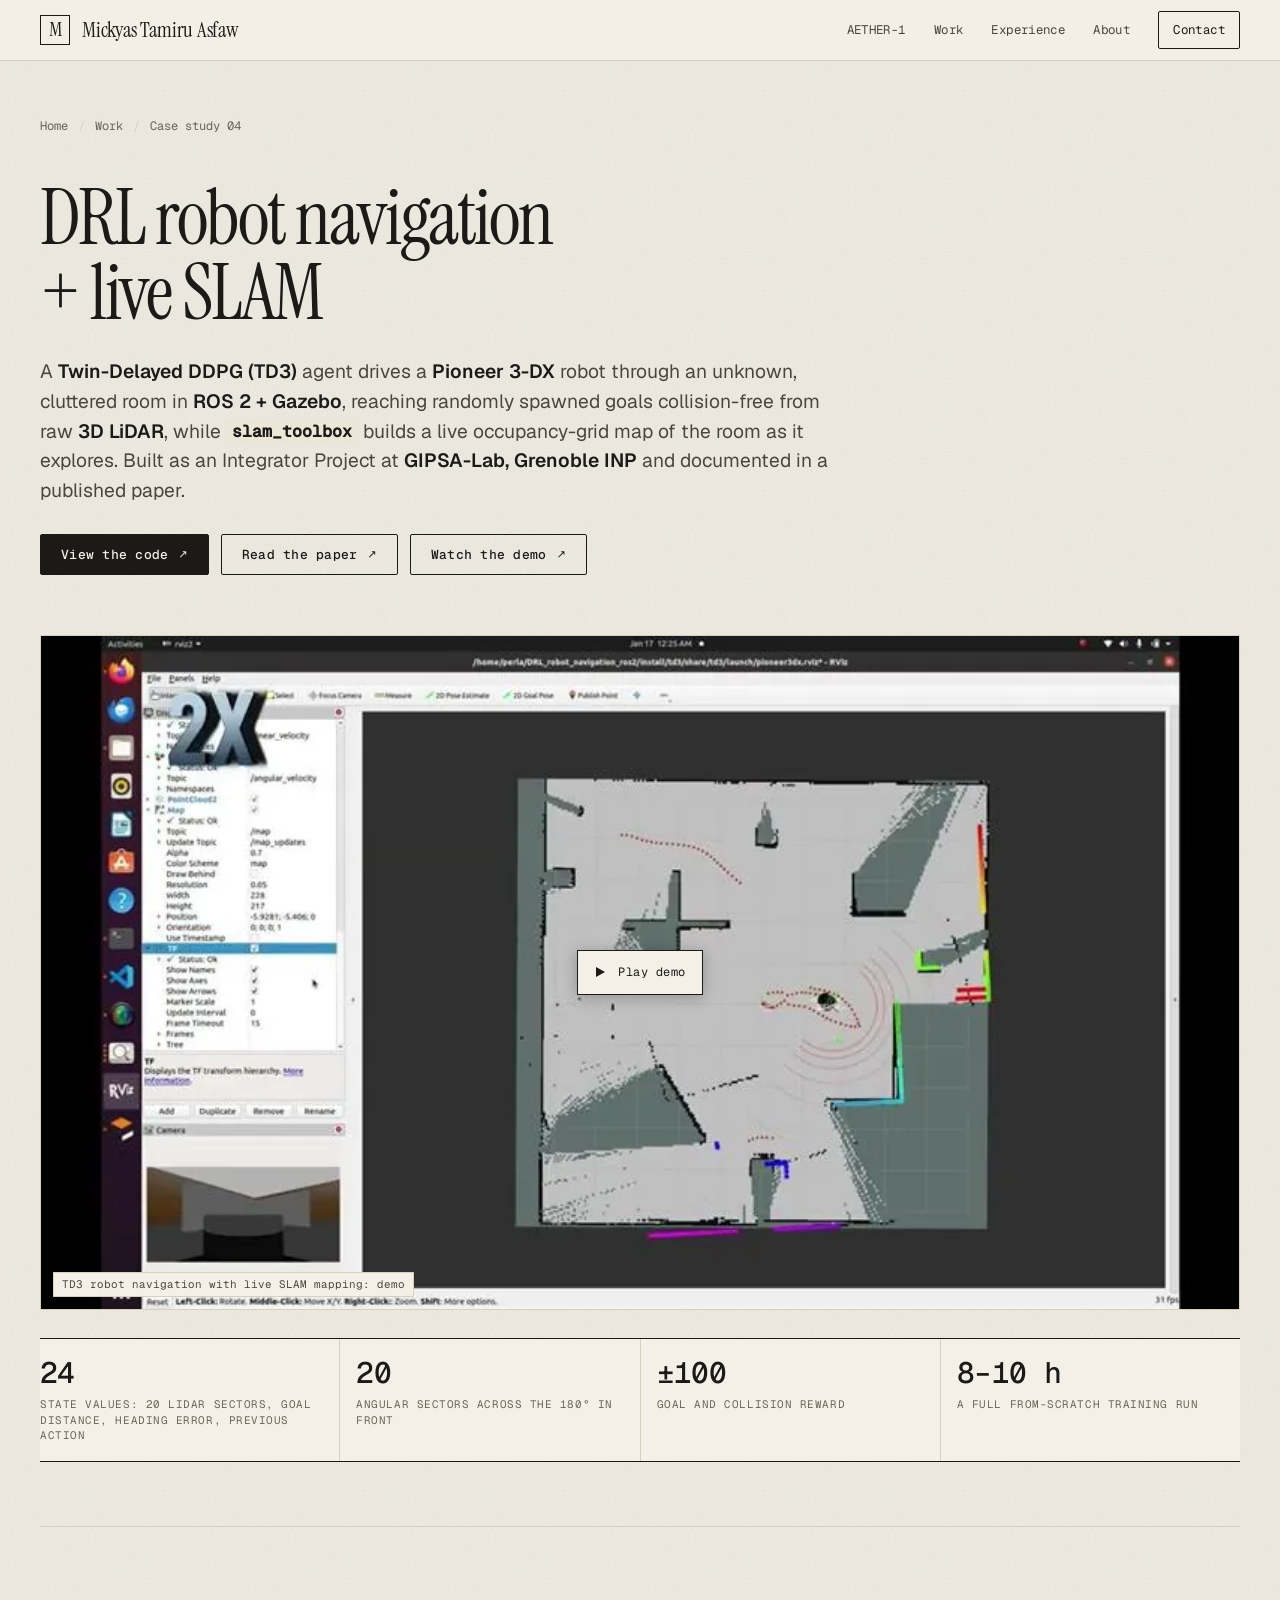
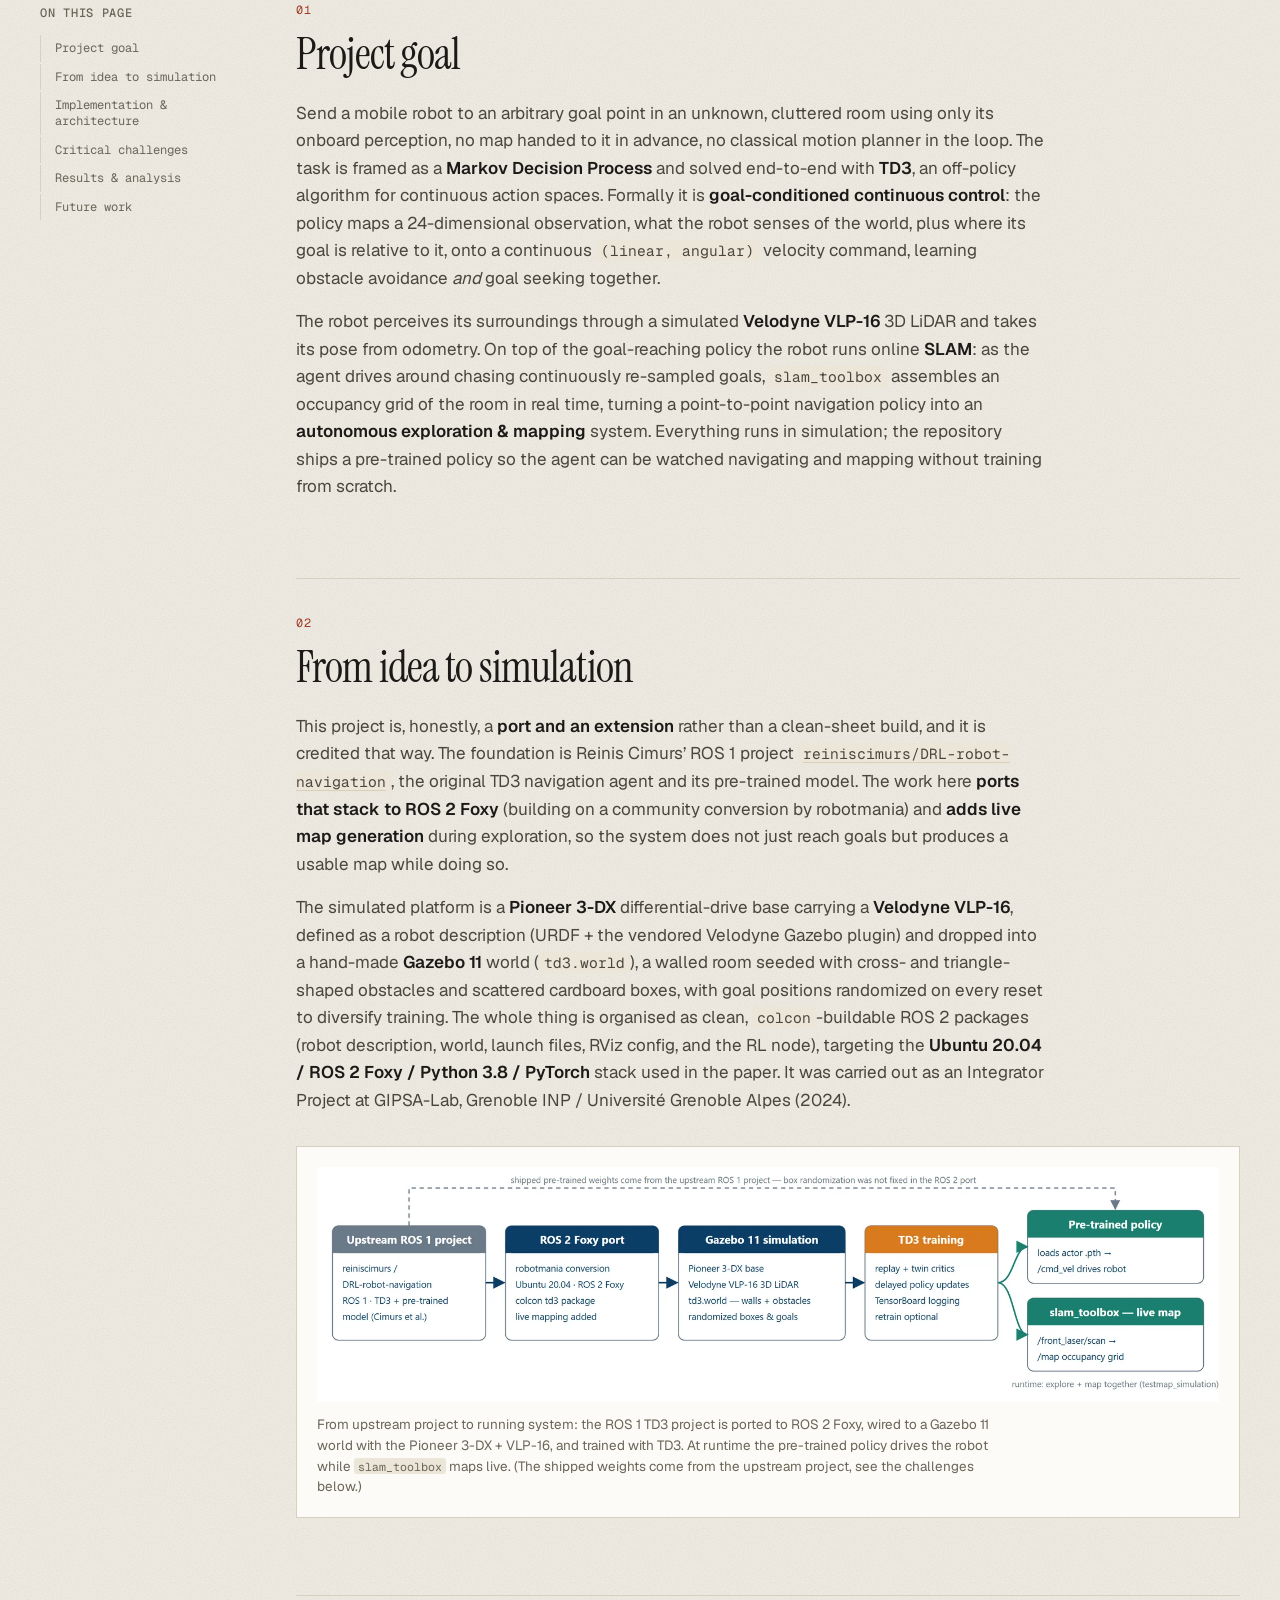
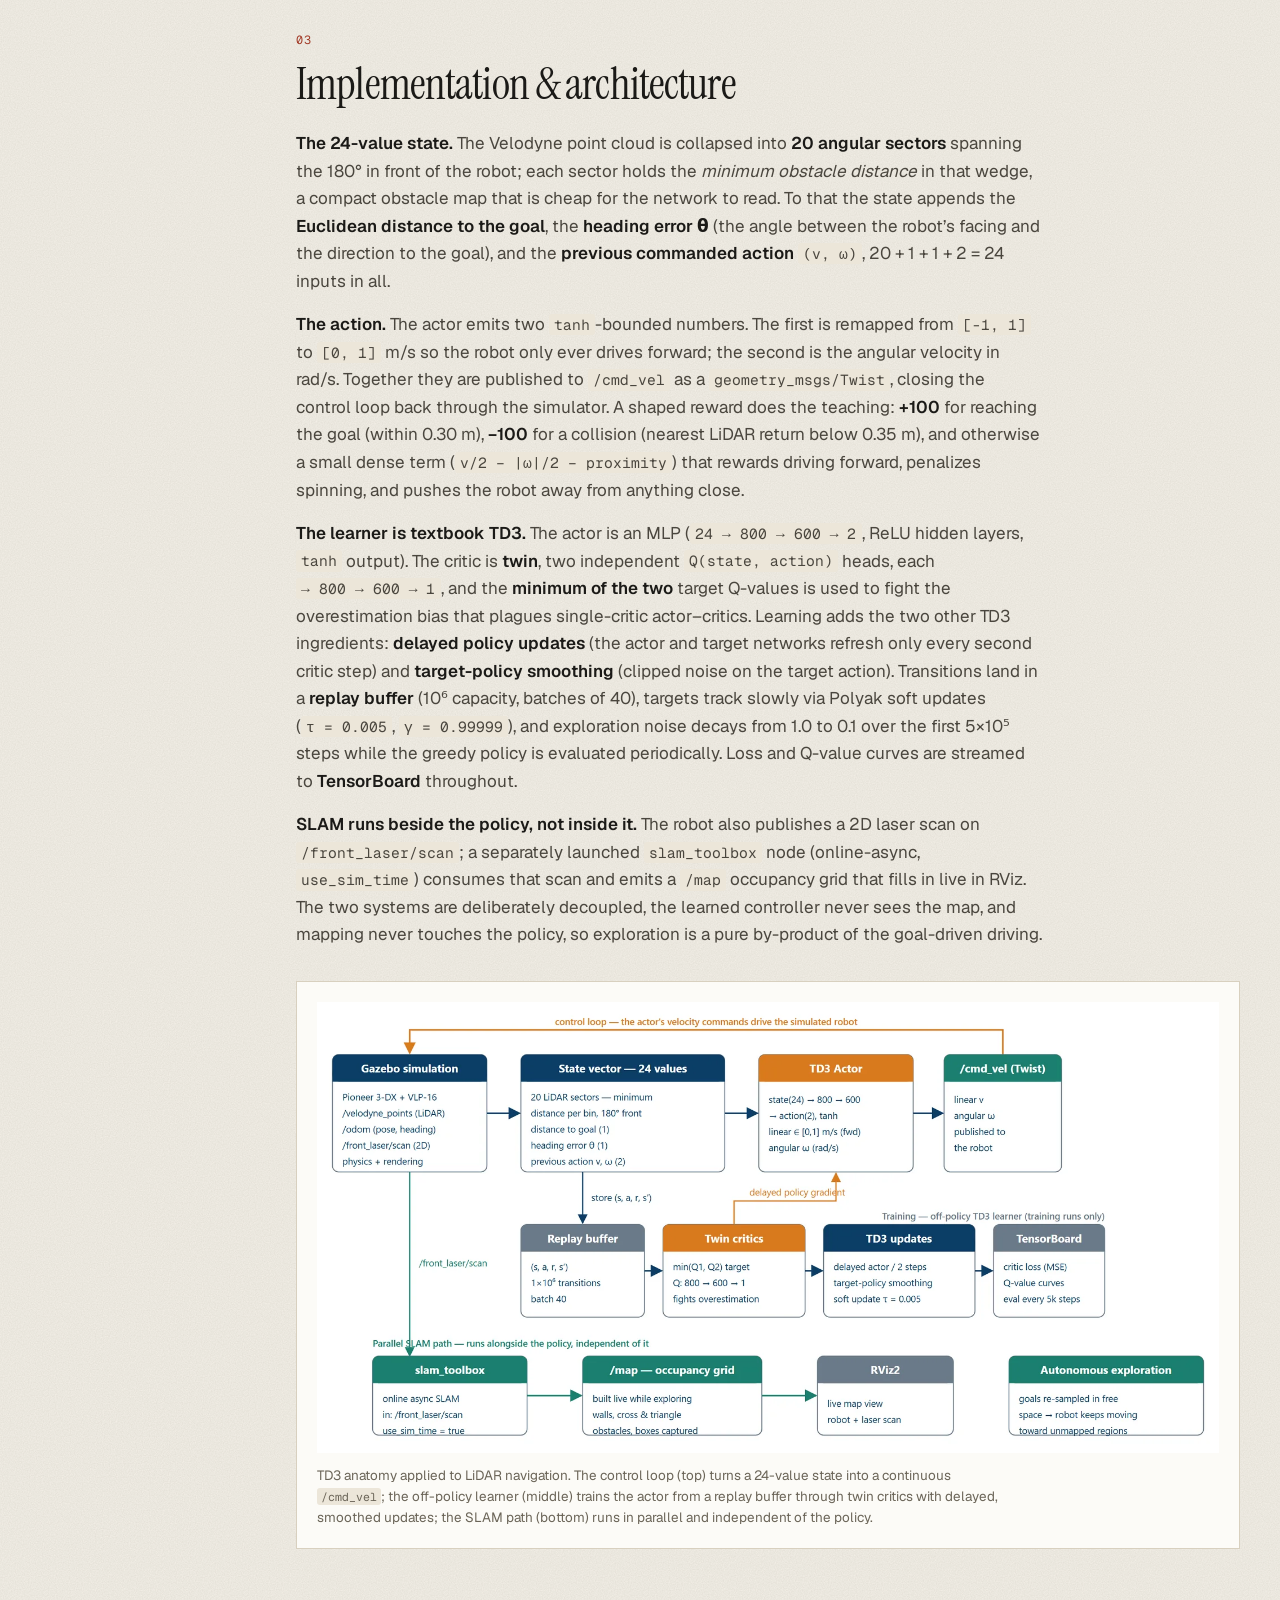
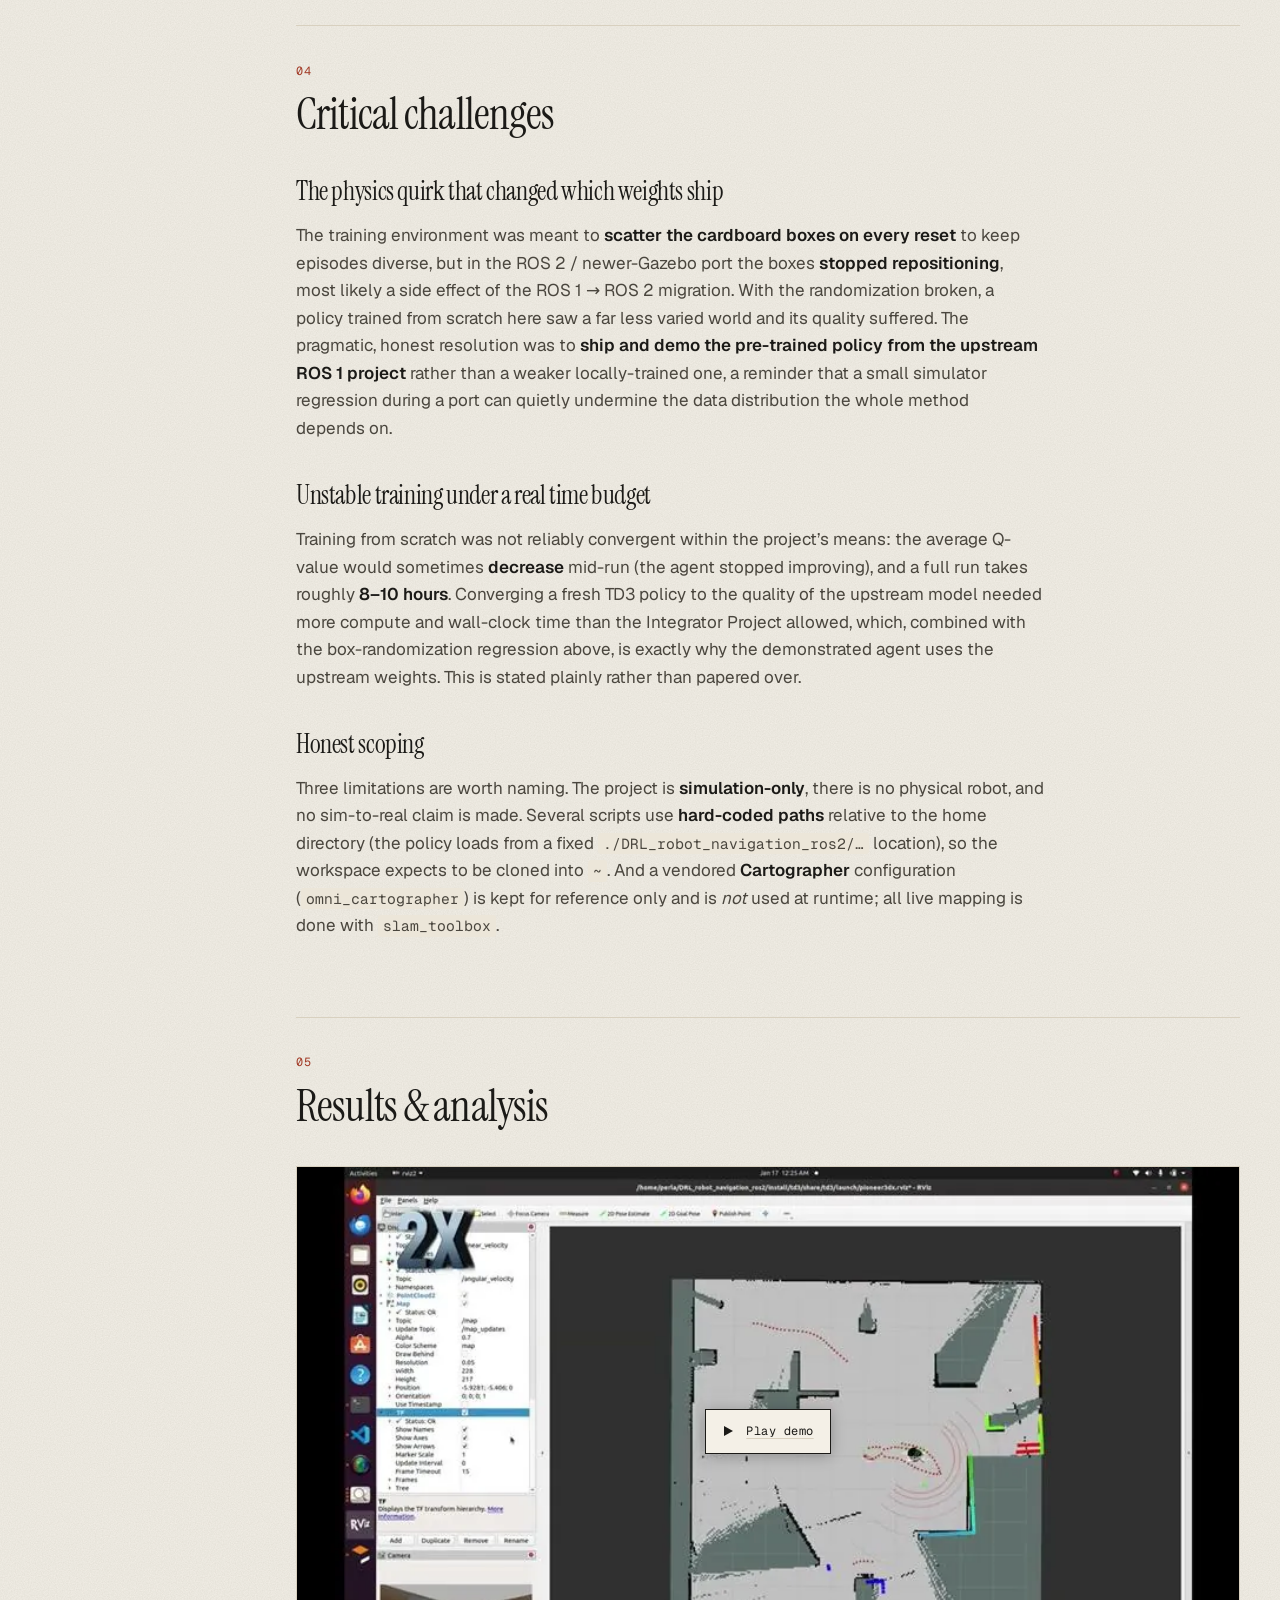
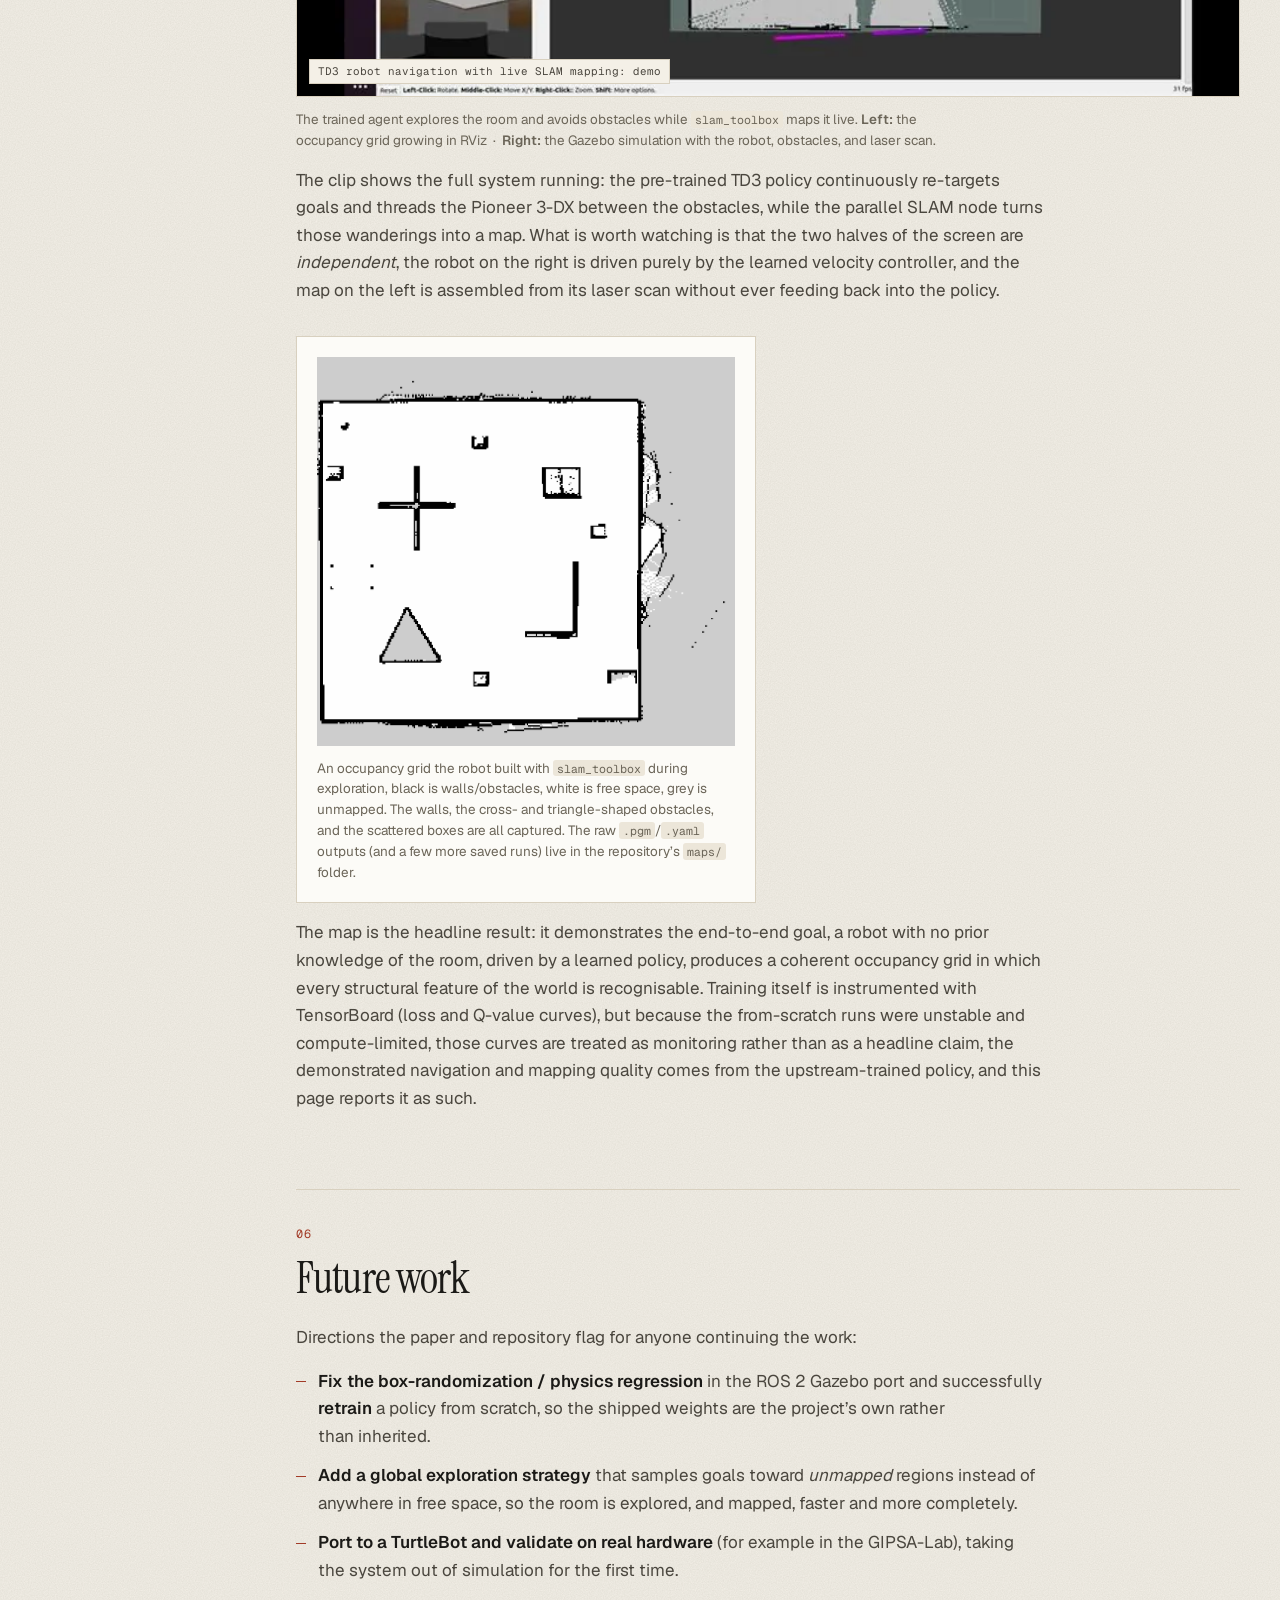
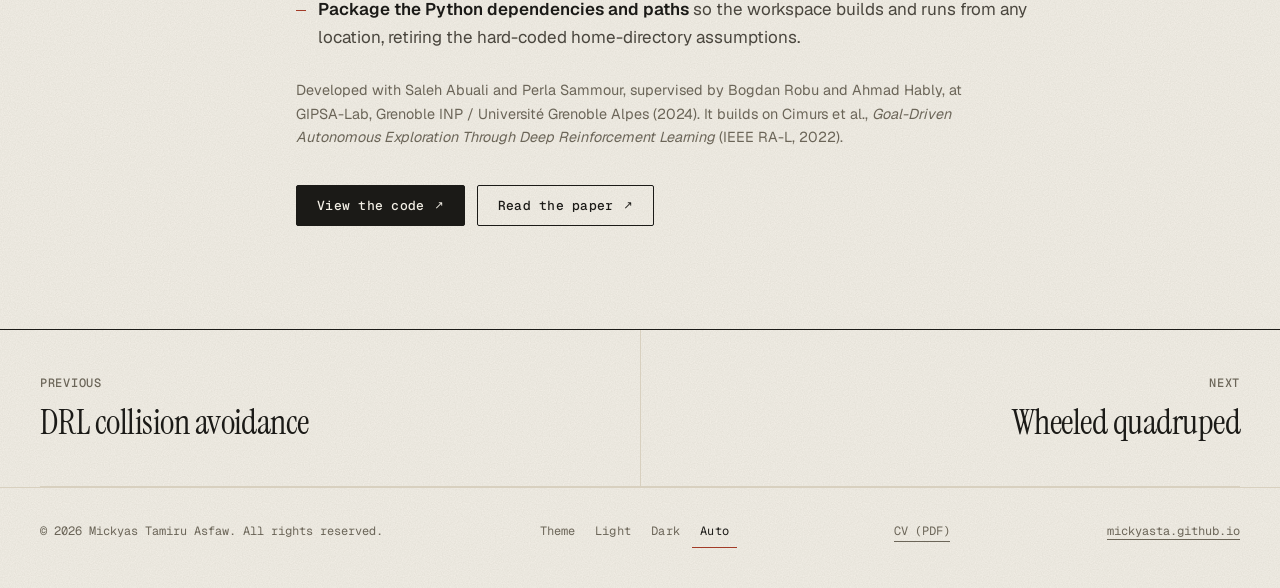
<file: projects/drl-navigation.html>
<!DOCTYPE html>
<html lang="en">
<head>
<meta charset="utf-8">
<meta name="viewport" content="width=device-width, initial-scale=1">
<title>DRL robot navigation + live SLAM (TD3) | Mickyas Tamiru Asfaw</title>
<meta name="description" content="A Twin-Delayed DDPG (TD3) agent drives a Pioneer 3-DX through cluttered rooms in ROS 2 + Gazebo, reaching goals collision-free from 3D LiDAR while slam_toolbox builds a live occupancy-grid map. A GIPSA-Lab (Grenoble INP) project, documented in a published paper.">
<meta name="theme-color" content="#f4f0e7">
<link rel="canonical" href="https://mickyasta.github.io/projects/drl-navigation.html">
<meta property="og:type" content="article">
<meta property="og:site_name" content="Mickyas Tamiru Asfaw">
<meta property="og:title" content="DRL robot navigation + live SLAM (TD3) | Mickyas Tamiru Asfaw">
<meta property="og:description" content="A Twin-Delayed DDPG (TD3) agent drives a Pioneer 3-DX through cluttered rooms in ROS 2 + Gazebo, reaching goals collision-free from 3D LiDAR while slam_toolbox builds a live occupancy-grid map. A GIPSA-Lab (Grenoble INP) project, documented in a published paper.">
<meta property="og:url" content="https://mickyasta.github.io/projects/drl-navigation.html">
<meta property="og:image" content="https://mickyasta.github.io/assets/img/drlnav-demo.png">
<meta name="twitter:card" content="summary_large_image">
<meta name="twitter:title" content="DRL robot navigation + live SLAM (TD3) | Mickyas Tamiru Asfaw">
<meta name="twitter:description" content="A Twin-Delayed DDPG (TD3) agent drives a Pioneer 3-DX through cluttered rooms in ROS 2 + Gazebo, reaching goals collision-free from 3D LiDAR while slam_toolbox builds a live occupancy-grid map. A GIPSA-Lab (Grenoble INP) project, documented in a published paper.">
<meta name="twitter:image" content="https://mickyasta.github.io/assets/img/drlnav-demo.png">
<link rel="icon" href="../assets/img/favicon.svg" type="image/svg+xml">
<script>document.documentElement.classList.add("js");try{var t=localStorage.getItem("theme");if(t==="light"||t==="dark")document.documentElement.setAttribute("data-theme",t)}catch(e){}</script>
<link rel="preload" href="../assets/fonts/instrument-serif-latin-400.woff2" as="font" type="font/woff2" crossorigin>
<link rel="preload" href="../assets/fonts/instrument-serif-latin-400-italic.woff2" as="font" type="font/woff2" crossorigin>
<link rel="preload" href="../assets/fonts/geist-latin-400-500-600.woff2" as="font" type="font/woff2" crossorigin>
<link rel="preload" href="../assets/fonts/geist-mono-latin-400-500.woff2" as="font" type="font/woff2" crossorigin>
<link rel="stylesheet" href="../assets/css/style.css">
</head>
<body>
<a class="skip" href="#main">Skip to content</a>

<header class="nav">
  <div class="wrap nav-inner">
    <a class="brand" href="../index.html"><span class="brand-mark" aria-hidden="true">M</span><span class="brand-name">Mickyas Tamiru Asfaw</span></a>
    <nav aria-label="Primary"><button class="menu-btn" type="button" aria-expanded="false" aria-controls="nav-links"><span>Menu</span></button>
      <ul class="nav-links" id="nav-links">
        <li><a href="../index.html#flagship">AETHER-1</a></li>
        <li><a href="../index.html#work">Work</a></li>
        <li><a href="../index.html#experience">Experience</a></li>
        <li><a href="../index.html#about">About</a></li>
        <li><a class="nav-cta" href="../index.html#contact">Contact</a></li>
      </ul>
    </nav>
  </div>
</header>

<main id="main">
  <div class="wrap">
    <div class="pp-head">
      <nav class="crumbs" aria-label="Breadcrumb"><a href="../index.html">Home</a><span aria-hidden="true">/</span><a href="../index.html#work">Work</a><span aria-hidden="true">/</span><span>Case study 04</span></nav>
      <h1 class="rise">DRL robot navigation + live SLAM</h1>
      <p class="pp-lede rise" style="--i:1">A <strong>Twin-Delayed DDPG (TD3)</strong> agent drives a <strong>Pioneer 3-DX</strong> robot
    through an unknown, cluttered room in <strong>ROS&nbsp;2 + Gazebo</strong>, reaching
    randomly spawned goals collision-free from raw <strong>3D LiDAR</strong>, while
    <strong><code>slam_toolbox</code></strong> builds a live occupancy-grid map of the room as it
    explores. Built as an Integrator Project at <strong>GIPSA-Lab, Grenoble&nbsp;INP</strong> and
    documented in a published paper.</p>
      <div class="pp-actions rise" style="--i:3"><a class="btn btn-solid ext" target="_blank" rel="noopener" href="https://github.com/MickyasTA/DRL_robot_navigation_ros2">View the code</a><a class="btn btn-line ext" target="_blank" rel="noopener" href="https://www.researchgate.net/publication/380875371_Controlling_a_Mobile_Robot_Using_ROS2_and_Machine_Learning">Read the paper</a><a class="btn btn-line ext" target="_blank" rel="noopener" href="https://www.youtube.com/watch?v=IRASuKMiOvw">Watch the demo</a></div>
    </div>

    <div class="pp-hero reveal"><a class="media-frame yt" href="https://www.youtube.com/watch?v=IRASuKMiOvw" data-yt="IRASuKMiOvw" data-title="TD3 robot navigation with live SLAM mapping: demo" target="_blank" rel="noopener"><img width="800" height="450" class="yt-img" src="../assets/img/yt-IRASuKMiOvw.webp" loading="lazy" decoding="async" alt="TD3 robot navigation with live SLAM mapping: demo"><span class="yt-btn"><svg viewBox="0 0 12 12" aria-hidden="true"><path d="M2 1l9 5-9 5z"/></svg>Play demo</span><span class="yt-title">TD3 robot navigation with live SLAM mapping: demo</span></a></div>
    <dl class="datastrip cols-4"><div><dt>state values: 20 LiDAR sectors, goal distance, heading error, previous action</dt><dd>24</dd></div><div><dt>angular sectors across the 180° in front</dt><dd>20</dd></div><div><dt>goal and collision reward</dt><dd>±100</dd></div><div><dt>a full from-scratch training run</dt><dd>8–10 h</dd></div></dl>

    <div class="pp-layout">
      <aside class="toc" aria-label="On this page">
        <span class="label">On this page</span>
        <ol><li><a href="#goal">Project goal</a></li><li><a href="#pipeline">From idea to simulation</a></li><li><a href="#architecture">Implementation &amp; architecture</a></li><li><a href="#challenges">Critical challenges</a></li><li><a href="#results">Results &amp; analysis</a></li><li><a href="#future">Future work</a></li></ol>
      </aside>
      <article class="prose">
<h2 id="goal">Project goal</h2>
  <p>
    Send a mobile robot to an arbitrary goal point in an unknown, cluttered room using only its
    onboard perception, no map handed to it in advance, no classical motion planner in the
    loop. The task is framed as a <strong>Markov Decision Process</strong> and solved end-to-end
    with <strong>TD3</strong>, an off-policy algorithm for continuous action spaces. Formally it is
    <strong>goal-conditioned continuous control</strong>: the policy maps a 24-dimensional
    observation, what the robot senses of the world, plus where its goal is relative to it,
    onto a continuous <code>(linear, angular)</code> velocity command, learning obstacle
    avoidance <em>and</em> goal seeking together.
  </p>
  <p>
    The robot perceives its surroundings through a simulated <strong>Velodyne VLP-16</strong>
    3D&nbsp;LiDAR and takes its pose from odometry. On top of the goal-reaching policy the robot runs
    online <strong>SLAM</strong>: as the agent drives around chasing continuously re-sampled goals,
    <code>slam_toolbox</code> assembles an occupancy grid of the room in real time, turning a
    point-to-point navigation policy into an <strong>autonomous exploration &amp; mapping</strong>
    system. Everything runs in simulation; the repository ships a pre-trained policy so the agent can
    be watched navigating and mapping without training from scratch.
  </p>

  <h2 id="pipeline">From idea to simulation</h2>
  <p>
    This project is, honestly, a <strong>port and an extension</strong> rather than a clean-sheet
    build, and it is credited that way. The foundation is Reinis Cimurs&rsquo; ROS&nbsp;1 project
    <a href="https://github.com/reiniscimurs/DRL-robot-navigation" target="_blank" rel="noopener"><code>reiniscimurs/DRL-robot-navigation</code></a>,
    the original TD3 navigation agent and its pre-trained model. The work here
    <strong>ports that stack to ROS&nbsp;2 Foxy</strong> (building on a community conversion by
    robotmania) and <strong>adds live map generation</strong> during exploration, so the system does
    not just reach goals but produces a usable map while doing so.
  </p>
  <p>
    The simulated platform is a <strong>Pioneer 3-DX</strong> differential-drive base carrying a
    <strong>Velodyne VLP-16</strong>, defined as a robot description (URDF + the vendored Velodyne
    Gazebo plugin) and dropped into a hand-made <strong>Gazebo&nbsp;11</strong> world
    (<code>td3.world</code>), a walled room seeded with cross- and triangle-shaped obstacles
    and scattered cardboard boxes, with goal positions randomized on every reset to diversify
    training. The whole thing is organised as clean, <code>colcon</code>-buildable ROS&nbsp;2
    packages (robot description, world, launch files, RViz config, and the RL node), targeting the
    <strong>Ubuntu&nbsp;20.04 / ROS&nbsp;2 Foxy / Python&nbsp;3.8 / PyTorch</strong> stack used in
    the paper. It was carried out as an Integrator Project at GIPSA-Lab, Grenoble&nbsp;INP /
    Universit&eacute; Grenoble Alpes (2024).
  </p>
  <figure class="plate">
    <img width="1600" height="416" src="../assets/img/drlnav-pipeline.webp" alt="Pipeline diagram: the upstream ROS 1 project is ported to ROS 2 Foxy, which feeds a Gazebo 11 simulation of the Pioneer 3-DX and Velodyne VLP-16; TD3 training produces a policy; at runtime a pre-trained policy drives the robot while slam_toolbox maps the room live. A note marks that the shipped weights come from the upstream project because box randomization was not fixed in the port." loading="lazy" decoding="async">
    <figcaption>From upstream project to running system: the ROS&nbsp;1 TD3 project is ported to ROS&nbsp;2 Foxy, wired to a Gazebo&nbsp;11 world with the Pioneer 3-DX + VLP-16, and trained with TD3. At runtime the pre-trained policy drives the robot while <code>slam_toolbox</code> maps live. (The shipped weights come from the upstream project, see the challenges below.)</figcaption>
  </figure>

  <h2 id="architecture">Implementation &amp; architecture</h2>
  <p>
    <strong>The 24-value state.</strong> The Velodyne point cloud is collapsed into
    <strong>20 angular sectors</strong> spanning the 180&deg; in front of the robot; each sector
    holds the <em>minimum obstacle distance</em> in that wedge, a compact obstacle map that is
    cheap for the network to read. To that the state appends the <strong>Euclidean distance to the
    goal</strong>, the <strong>heading error&nbsp;&theta;</strong> (the angle between the robot&rsquo;s
    facing and the direction to the goal), and the <strong>previous commanded action</strong>
    <code>(v,&nbsp;&omega;)</code>, 20 + 1 + 1 + 2 = 24 inputs in all.
  </p>
  <p>
    <strong>The action.</strong> The actor emits two <code>tanh</code>-bounded numbers. The first is
    remapped from <code>[-1,&nbsp;1]</code> to <code>[0,&nbsp;1]</code>&nbsp;m/s so the robot only ever
    drives forward; the second is the angular velocity in rad/s. Together they are published to
    <code>/cmd_vel</code> as a <code>geometry_msgs/Twist</code>, closing the control loop back through
    the simulator. A shaped reward does the teaching: <strong>+100</strong> for reaching the goal
    (within 0.30&nbsp;m), <strong>&minus;100</strong> for a collision (nearest LiDAR return below
    0.35&nbsp;m), and otherwise a small dense term
    (<code>v/2&nbsp;&minus;&nbsp;|&omega;|/2&nbsp;&minus;&nbsp;proximity</code>) that rewards driving
    forward, penalizes spinning, and pushes the robot away from anything close.
  </p>
  <p>
    <strong>The learner is textbook TD3.</strong> The actor is an MLP
    (<code>24&nbsp;&rarr;&nbsp;800&nbsp;&rarr;&nbsp;600&nbsp;&rarr;&nbsp;2</code>, ReLU hidden layers,
    <code>tanh</code> output). The critic is <strong>twin</strong>, two independent
    <code>Q(state,&nbsp;action)</code> heads, each <code>&rarr;&nbsp;800&nbsp;&rarr;&nbsp;600&nbsp;&rarr;&nbsp;1</code>,
    and the <strong>minimum of the two</strong> target Q-values is used to fight the
    overestimation bias that plagues single-critic actor&ndash;critics. Learning adds the two other
    TD3 ingredients: <strong>delayed policy updates</strong> (the actor and target networks refresh
    only every second critic step) and <strong>target-policy smoothing</strong> (clipped noise on the
    target action). Transitions land in a <strong>replay buffer</strong> (10&#8310; capacity, batches
    of 40), targets track slowly via Polyak soft updates (<code>&tau;&nbsp;=&nbsp;0.005</code>,
    <code>&gamma;&nbsp;=&nbsp;0.99999</code>), and exploration noise decays from 1.0 to 0.1 over the
    first 5&times;10&#8309; steps while the greedy policy is evaluated periodically. Loss and Q-value
    curves are streamed to <strong>TensorBoard</strong> throughout.
  </p>
  <p>
    <strong>SLAM runs beside the policy, not inside it.</strong> The robot also publishes a 2D laser
    scan on <code>/front_laser/scan</code>; a separately launched <code>slam_toolbox</code> node
    (online-async, <code>use_sim_time</code>) consumes that scan and emits a <code>/map</code>
    occupancy grid that fills in live in RViz. The two systems are deliberately decoupled, the
    learned controller never sees the map, and mapping never touches the policy, so exploration
    is a pure by-product of the goal-driven driving.
  </p>
  <figure class="plate">
    <img width="1600" height="800" src="../assets/img/drlnav-architecture.webp" alt="Architecture diagram: the Gazebo simulation feeds a 24-value state (20 LiDAR sectors, distance to goal, heading error, previous action) into the TD3 actor, which outputs a continuous cmd_vel Twist back to the robot. On the training side, transitions feed a replay buffer, twin critics compute min(Q1,Q2), and delayed target-policy-smoothed updates flow back to the actor with TensorBoard logging. A parallel, independent path sends the 2D laser scan to slam_toolbox, producing a live occupancy grid in RViz." loading="lazy" decoding="async">
    <figcaption>TD3 anatomy applied to LiDAR navigation. The control loop (top) turns a 24-value state into a continuous <code>/cmd_vel</code>; the off-policy learner (middle) trains the actor from a replay buffer through twin critics with delayed, smoothed updates; the SLAM path (bottom) runs in parallel and independent of the policy.</figcaption>
  </figure>

  <h2 id="challenges">Critical challenges</h2>

  <h3>The physics quirk that changed which weights ship</h3>
  <p>
    The training environment was meant to <strong>scatter the cardboard boxes on every reset</strong>
    to keep episodes diverse, but in the ROS&nbsp;2 / newer-Gazebo port the boxes
    <strong>stopped repositioning</strong>, most likely a side effect of the ROS&nbsp;1&nbsp;&rarr;&nbsp;ROS&nbsp;2
    migration. With the randomization broken, a policy trained from scratch here saw a far less varied
    world and its quality suffered. The pragmatic, honest resolution was to <strong>ship and demo the
    pre-trained policy from the upstream ROS&nbsp;1 project</strong> rather than a weaker locally-trained
    one, a reminder that a small simulator regression during a port can quietly undermine the
    data distribution the whole method depends on.
  </p>

  <h3>Unstable training under a real time budget</h3>
  <p>
    Training from scratch was not reliably convergent within the project&rsquo;s means: the average
    Q-value would sometimes <strong>decrease</strong> mid-run (the agent stopped improving), and a full
    run takes roughly <strong>8&ndash;10&nbsp;hours</strong>. Converging a fresh TD3 policy to the
    quality of the upstream model needed more compute and wall-clock time than the Integrator Project
    allowed, which, combined with the box-randomization regression above, is exactly why the
    demonstrated agent uses the upstream weights. This is stated plainly rather than papered over.
  </p>

  <h3>Honest scoping</h3>
  <p>
    Three limitations are worth naming. The project is <strong>simulation-only</strong>, there
    is no physical robot, and no sim-to-real claim is made. Several scripts use
    <strong>hard-coded paths</strong> relative to the home directory (the policy loads from a fixed
    <code>./DRL_robot_navigation_ros2/&hellip;</code> location), so the workspace expects to be cloned
    into <code>~</code>. And a vendored <strong>Cartographer</strong> configuration
    (<code>omni_cartographer</code>) is kept for reference only and is <em>not</em> used at runtime;
    all live mapping is done with <code>slam_toolbox</code>.
  </p>

  <h2 id="results">Results &amp; analysis</h2>
  <figure class="media16"><a class="media-frame yt" href="https://www.youtube.com/watch?v=IRASuKMiOvw" data-yt="IRASuKMiOvw" data-title="TD3 robot navigation with live SLAM mapping: demo" target="_blank" rel="noopener"><img width="800" height="450" class="yt-img" src="../assets/img/yt-IRASuKMiOvw.webp" loading="lazy" decoding="async" alt="TD3 robot navigation with live SLAM mapping: demo"><span class="yt-btn"><svg viewBox="0 0 12 12" aria-hidden="true"><path d="M2 1l9 5-9 5z"/></svg>Play demo</span><span class="yt-title">TD3 robot navigation with live SLAM mapping: demo</span></a><figcaption>The trained agent explores the room and avoids obstacles while <code>slam_toolbox</code> maps it live. <b>Left:</b> the occupancy grid growing in RViz &nbsp;&middot;&nbsp; <b>Right:</b> the Gazebo simulation with the robot, obstacles, and laser scan.</figcaption></figure>
  <p>
    The clip shows the full system running: the pre-trained TD3 policy continuously re-targets goals
    and threads the Pioneer 3-DX between the obstacles, while the parallel SLAM node turns those
    wanderings into a map. What is worth watching is that the two halves of the screen are
    <em>independent</em>, the robot on the right is driven purely by the learned velocity
    controller, and the map on the left is assembled from its laser scan without ever feeding back into
    the policy.
  </p>
  <figure class="plate narrow"><img width="843" height="783" src="../assets/img/drlnav-map_third.webp" alt="Occupancy grid of the room built with slam_toolbox during autonomous exploration: black walls and obstacles, white free space, grey unmapped regions, with the cross- and triangle-shaped obstacles and scattered boxes clearly resolved" loading="lazy" decoding="async">
    <figcaption>An occupancy grid the robot built with <code>slam_toolbox</code> during exploration, black is walls/obstacles, white is free space, grey is unmapped. The walls, the cross- and triangle-shaped obstacles, and the scattered boxes are all captured. The raw <code>.pgm</code>/<code>.yaml</code> outputs (and a few more saved runs) live in the repository&rsquo;s <code>maps/</code> folder.</figcaption>
  </figure>
  <p>
    The map is the headline result: it demonstrates the end-to-end goal, a robot with no prior
    knowledge of the room, driven by a learned policy, produces a coherent occupancy grid in which
    every structural feature of the world is recognisable. Training itself is instrumented with
    TensorBoard (loss and Q-value curves), but because the from-scratch runs were unstable and
    compute-limited, those curves are treated as monitoring rather than as a headline claim, the
    demonstrated navigation and mapping quality comes from the upstream-trained policy, and this page
    reports it as such.
  </p>

  <h2 id="future">Future work</h2>
  <p>Directions the paper and repository flag for anyone continuing the work:</p>
  <ul>
    <li><strong>Fix the box-randomization / physics regression</strong> in the ROS&nbsp;2 Gazebo port
      and successfully <strong>retrain</strong> a policy from scratch, so the shipped weights are the
      project&rsquo;s own rather than inherited.</li>
    <li><strong>Add a global exploration strategy</strong> that samples goals toward <em>unmapped</em>
      regions instead of anywhere in free space, so the room is explored, and mapped,
      faster and more completely.</li>
    <li><strong>Port to a TurtleBot and validate on real hardware</strong> (for example in the
      GIPSA-Lab), taking the system out of simulation for the first time.</li>
    <li><strong>Package the Python dependencies and paths</strong> so the workspace builds and runs
      from any location, retiring the hard-coded home-directory assumptions.</li>
  </ul>

  <p class="fine">
    Developed with Saleh Abuali and Perla Sammour, supervised by Bogdan Robu and Ahmad Hably, at
    GIPSA-Lab, Grenoble&nbsp;INP / Universit&eacute; Grenoble Alpes (2024). It builds on
    Cimurs&nbsp;et&nbsp;al., <em>Goal-Driven Autonomous Exploration Through Deep Reinforcement
    Learning</em> (IEEE RA-L, 2022).
  </p>

<div class="actions"><a class="btn btn-solid ext" target="_blank" rel="noopener" href="https://github.com/MickyasTA/DRL_robot_navigation_ros2">View the code</a><a class="btn btn-line ext" target="_blank" rel="noopener" href="https://www.researchgate.net/publication/380875371_Controlling_a_Mobile_Robot_Using_ROS2_and_Machine_Learning">Read the paper</a></div>
      </article>
    </div>
  </div>

  <nav class="wrap pager" aria-label="More case studies">
    <a class="prev" href="collision-avoidance.html" rel="prev"><span class="label">Previous</span><span class="t">DRL collision avoidance</span></a>
    <a class="next" href="wheeled-quadruped.html" rel="next"><span class="label">Next</span><span class="t">Wheeled quadruped</span></a>
  </nav>
</main>

<footer class="footer">
  <div class="wrap footer-inner">
    <span>&copy; 2026 Mickyas Tamiru Asfaw. All rights reserved.</span>
    <div class="theme" role="group" aria-label="Colour theme"><span>Theme</span><button type="button" data-theme-set="light" aria-pressed="false">Light</button><button type="button" data-theme-set="dark" aria-pressed="false">Dark</button><button type="button" data-theme-set="auto" aria-pressed="true">Auto</button></div>
    <a class="link" href="../assets/Mickyas_Tamiru_Asfaw_CV.pdf" download="Mickyas_Tamiru_Asfaw_CV.pdf" type="application/pdf" aria-label="CV (PDF), download">CV (PDF)</a>
    <span><a class="link" href="../index.html">mickyasta.github.io</a></span>
  </div>
</footer>

<script src="../assets/js/main.js" defer></script>
</body>
</html>
</file>
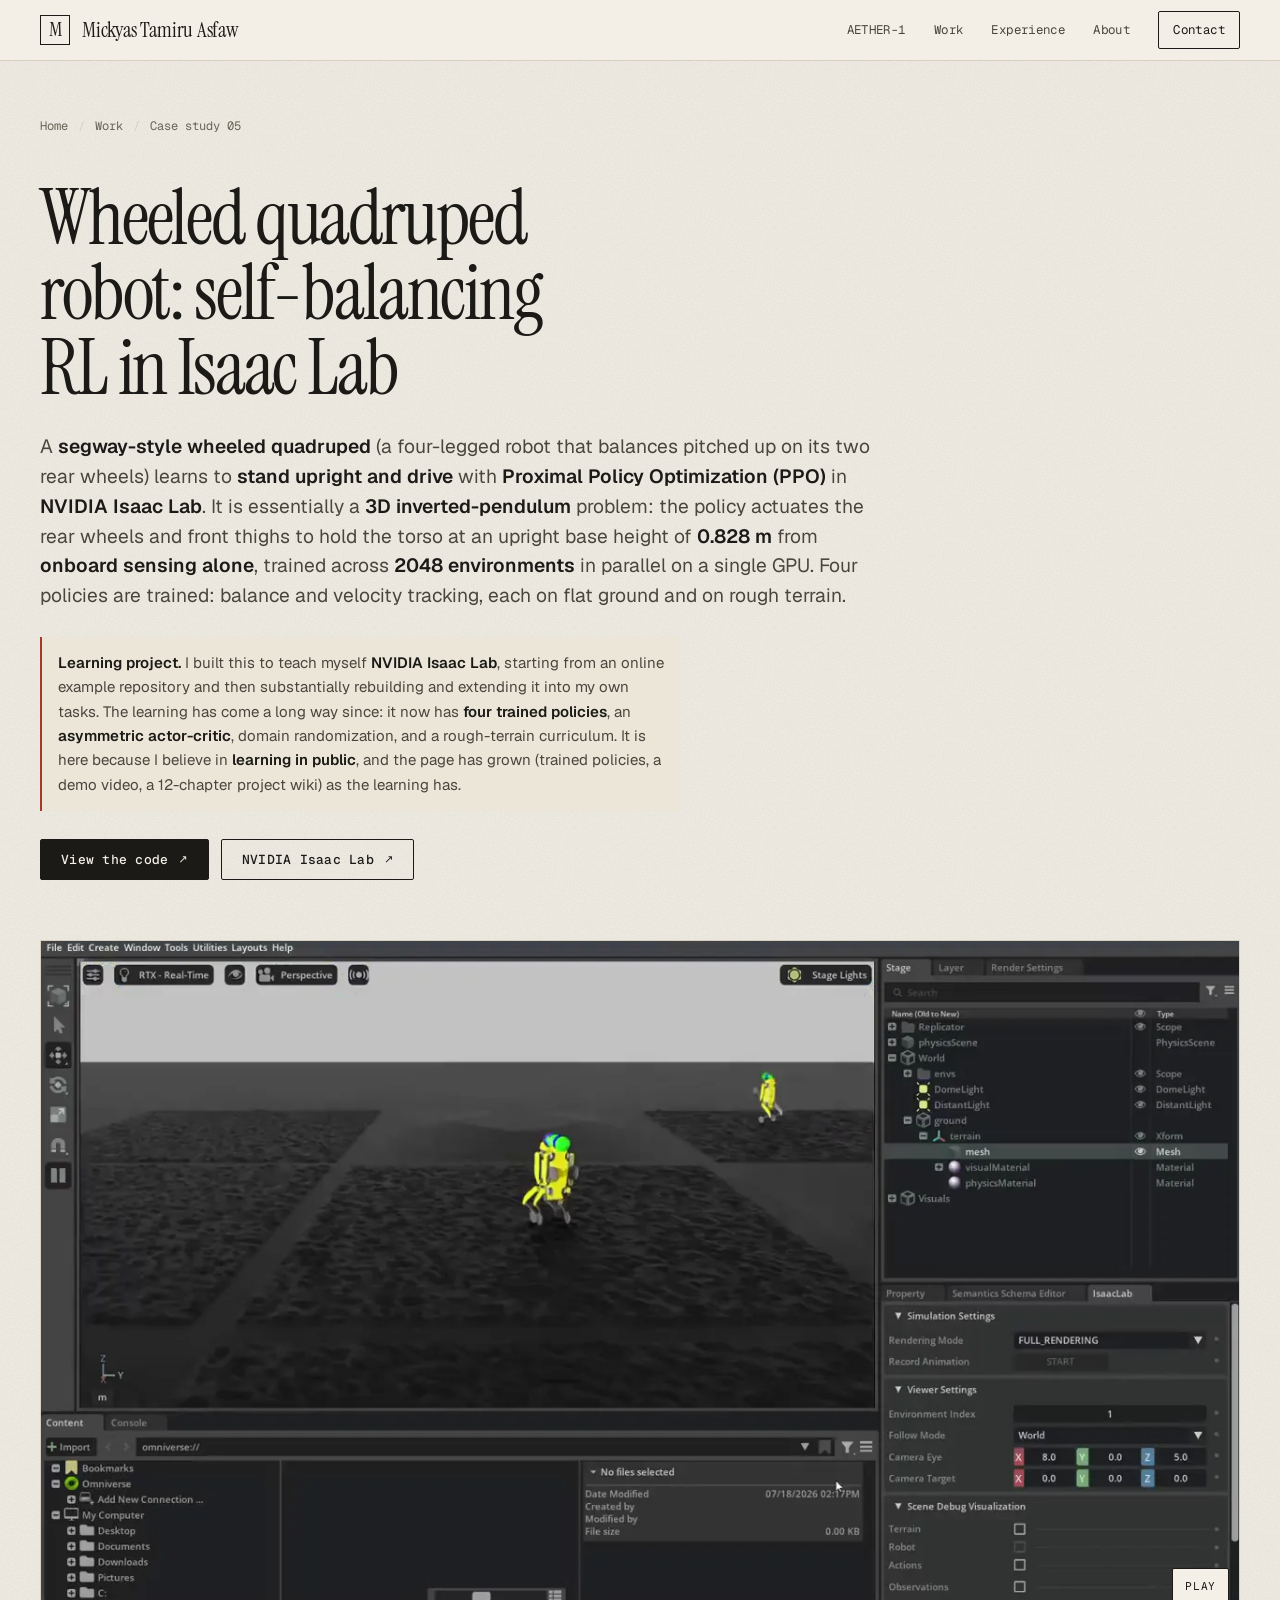
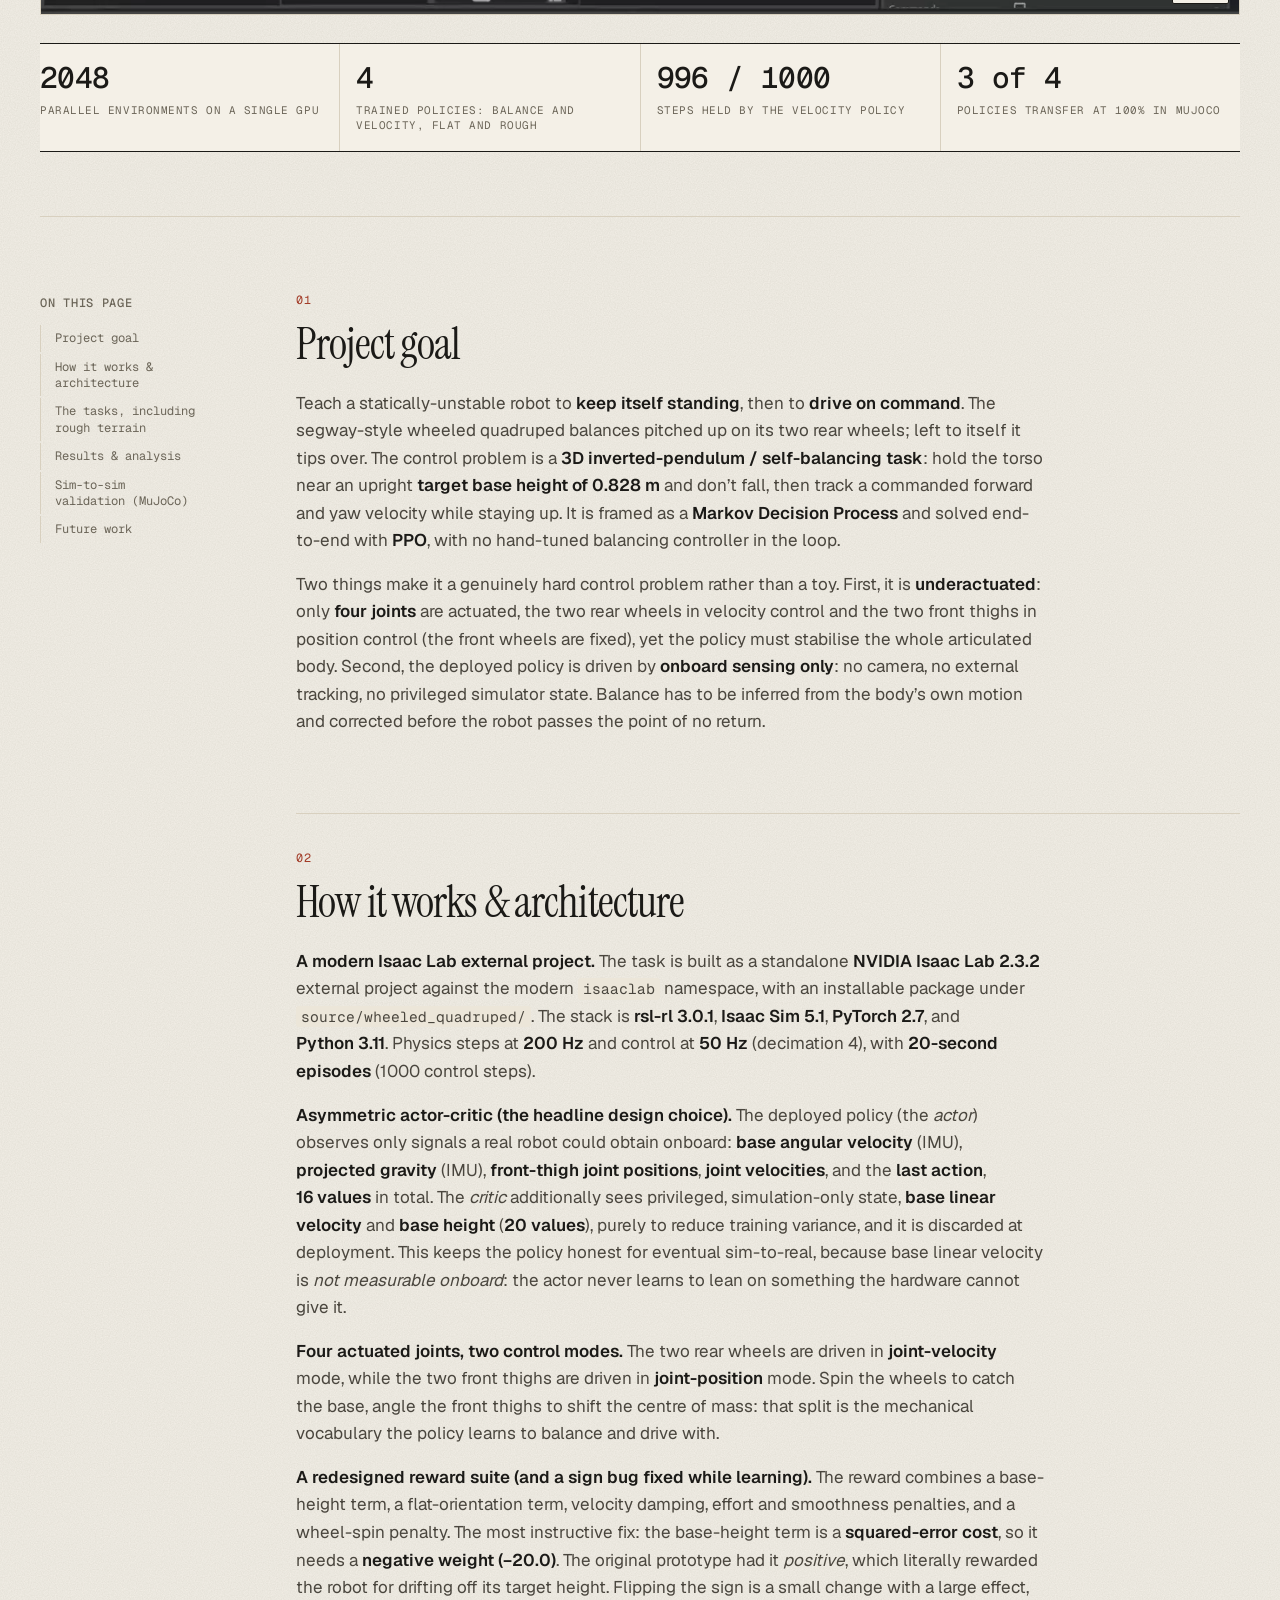
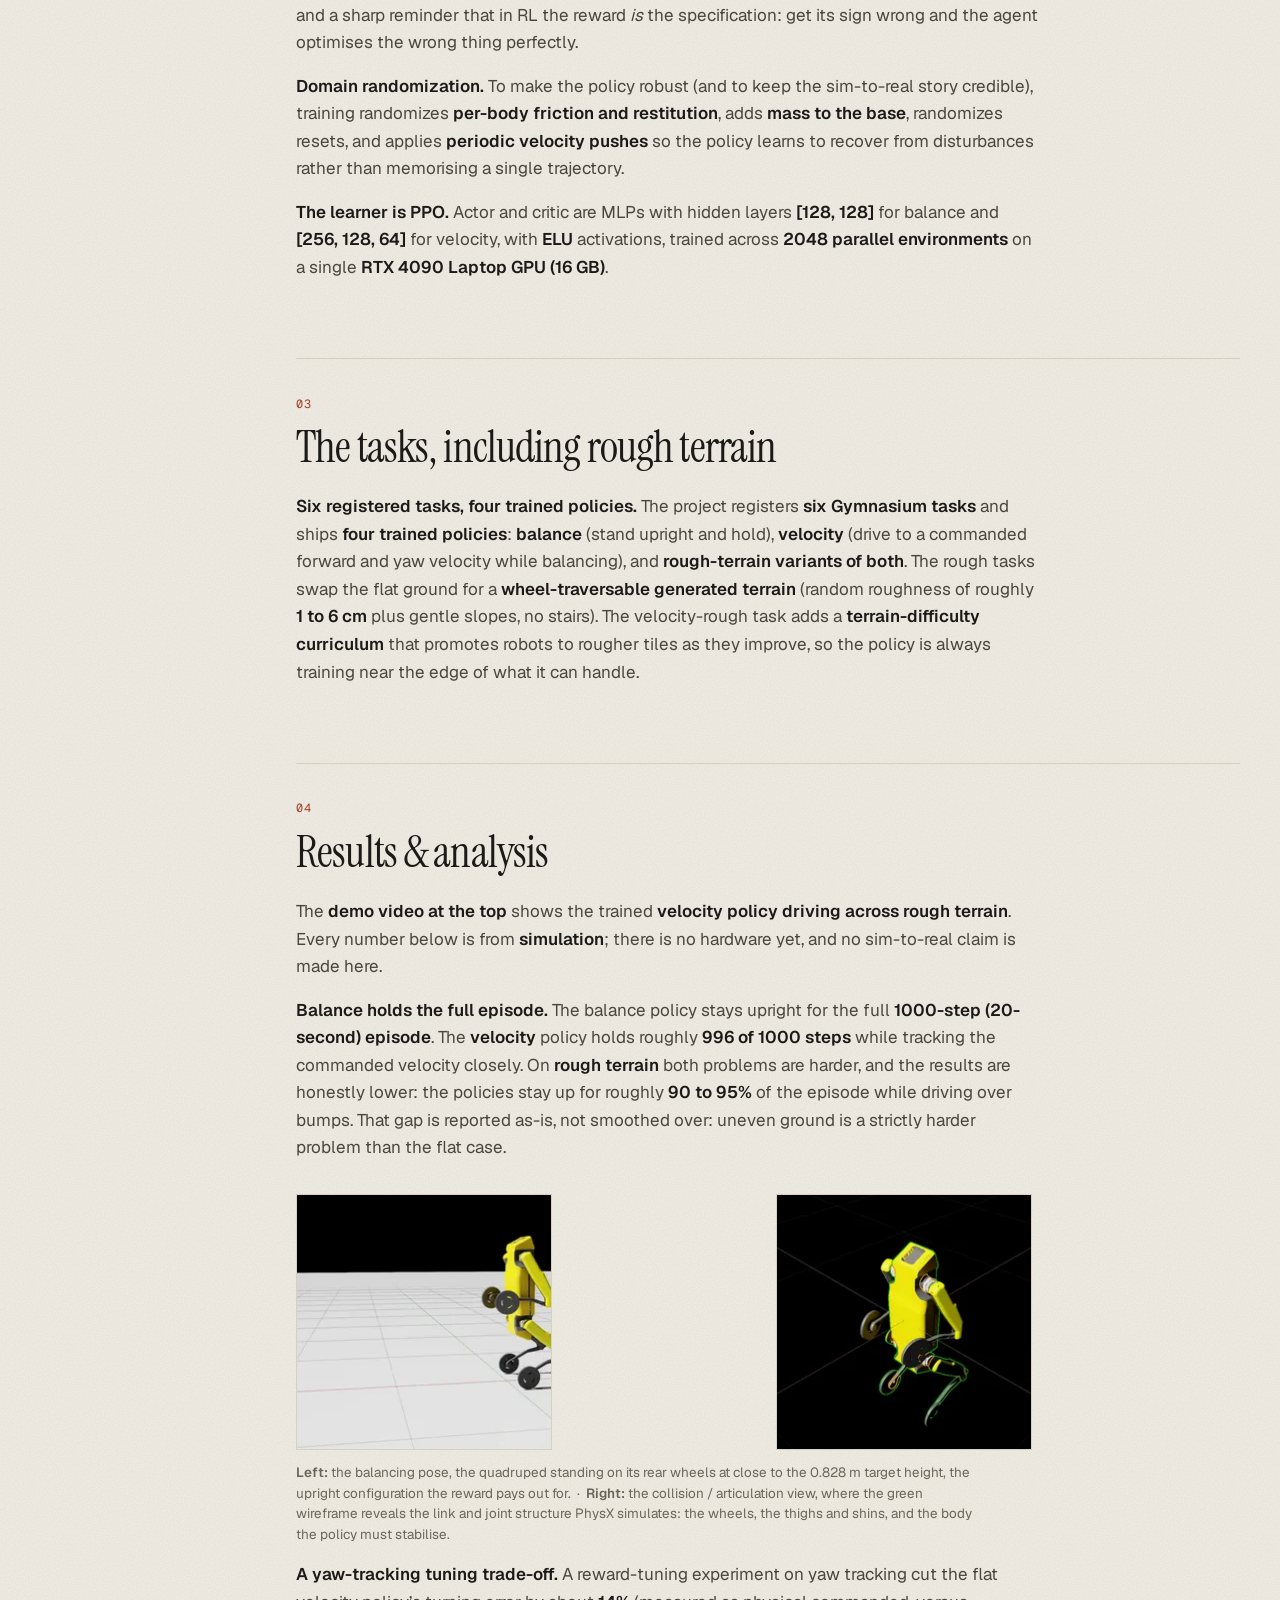
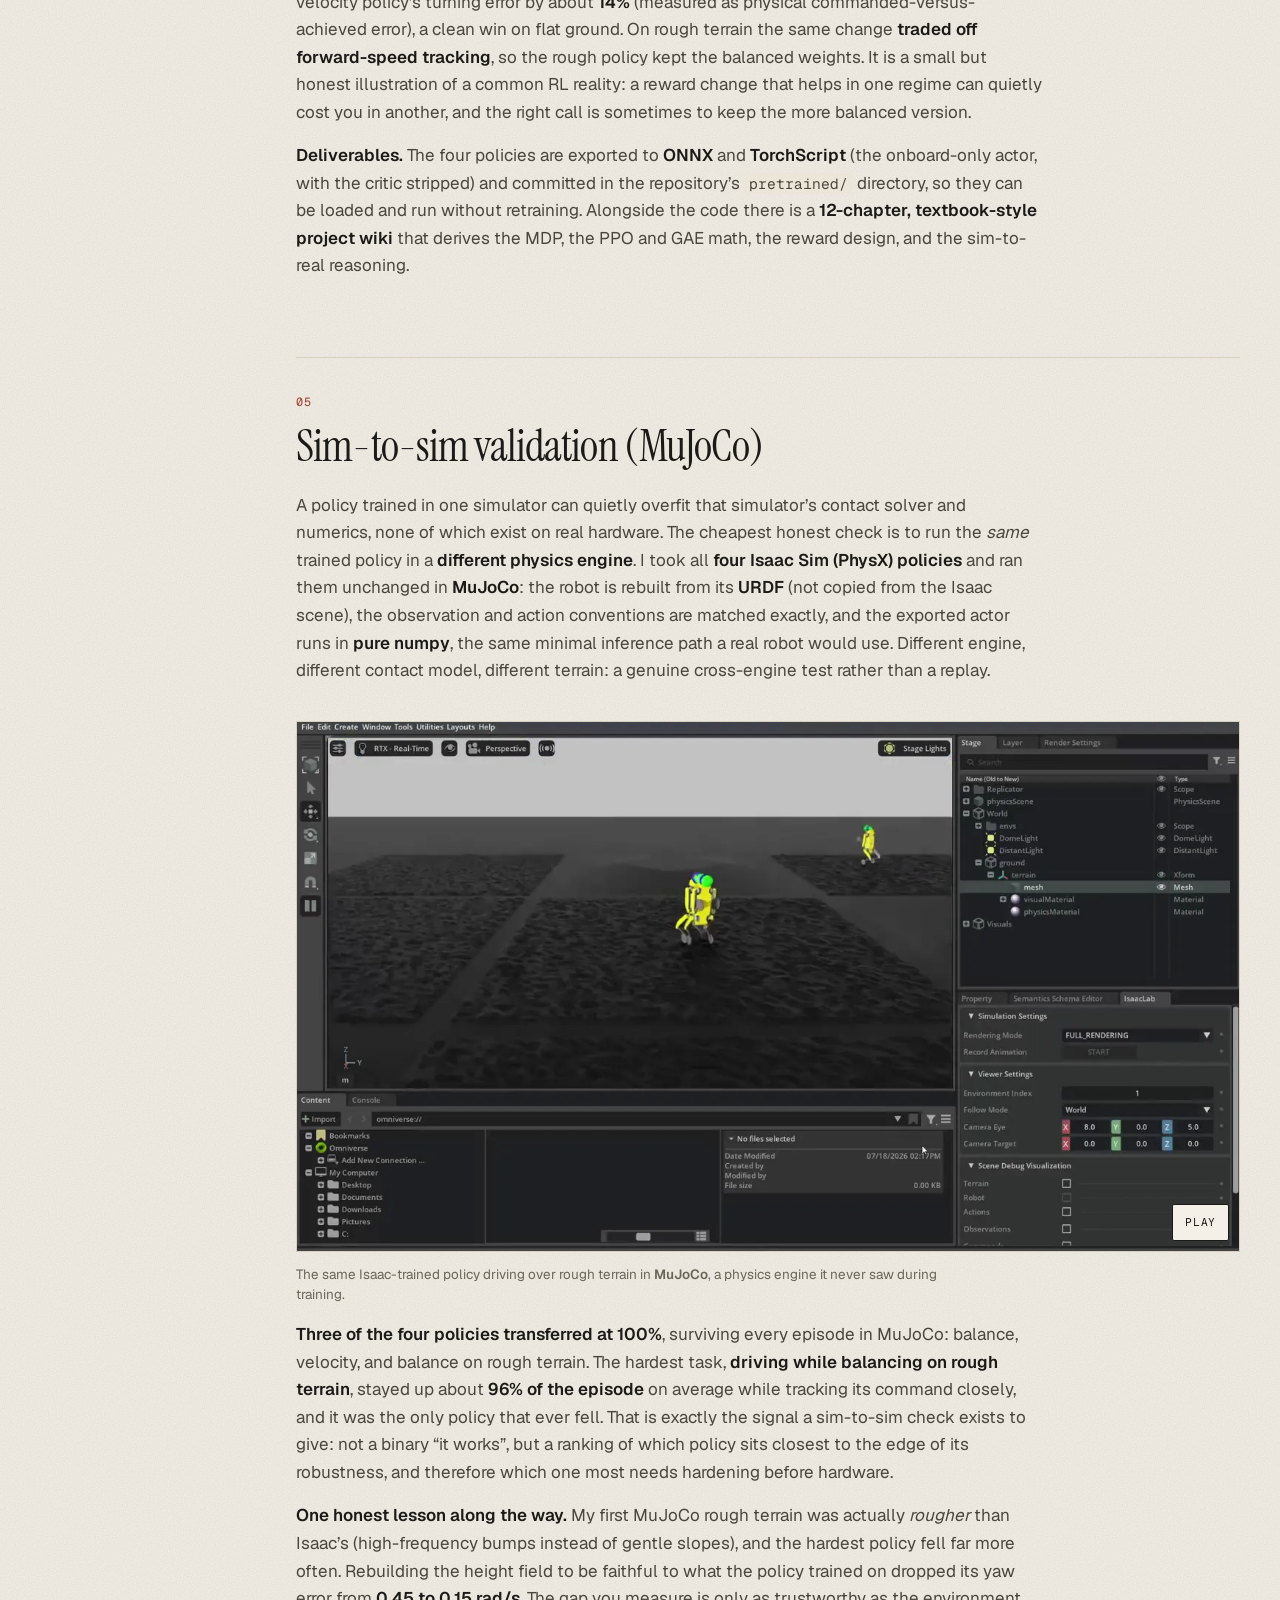
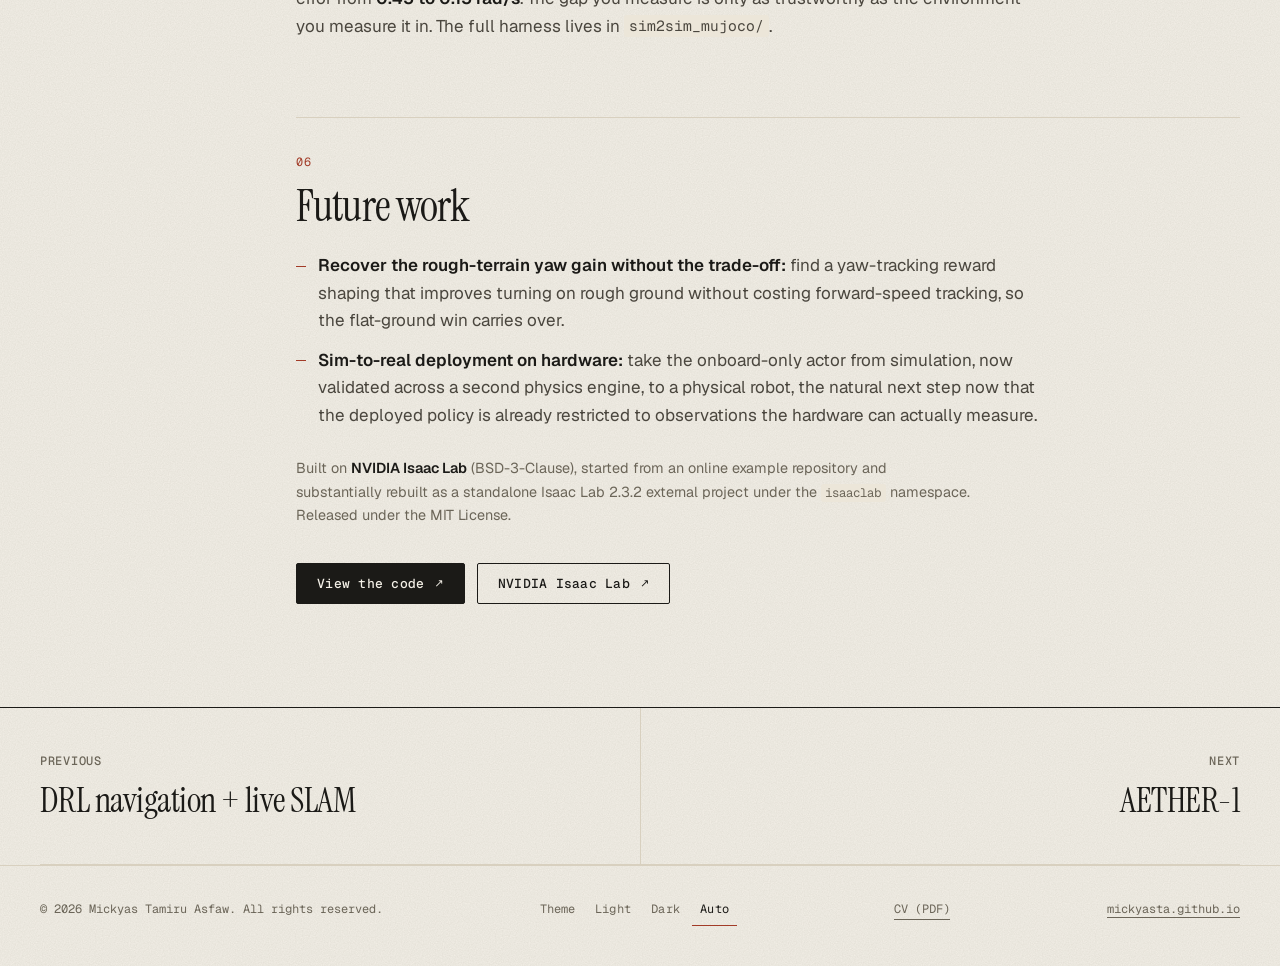
<file: projects/wheeled-quadruped.html>
<!DOCTYPE html>
<html lang="en">
<head>
<meta charset="utf-8">
<meta name="viewport" content="width=device-width, initial-scale=1">
<title>Wheeled quadruped robot | Self-balancing RL in Isaac Lab | Mickyas Tamiru Asfaw</title>
<meta name="description" content="A segway-style wheeled quadruped learns to balance and drive with PPO in NVIDIA Isaac Lab 2.3.2. An asymmetric actor-critic keeps the deployed policy on onboard-only sensing across 2048 GPU-parallel environments, with four trained policies (balance and velocity, on flat and rough terrain) exported to ONNX and TorchScript, and validated sim-to-sim by running them unchanged in a second physics engine (MuJoCo).">
<meta name="theme-color" content="#f4f0e7">
<link rel="canonical" href="https://mickyasta.github.io/projects/wheeled-quadruped.html">
<meta property="og:type" content="article">
<meta property="og:site_name" content="Mickyas Tamiru Asfaw">
<meta property="og:title" content="Wheeled quadruped robot | Self-balancing RL in Isaac Lab | Mickyas Tamiru Asfaw">
<meta property="og:description" content="A segway-style wheeled quadruped learns to balance and drive with PPO in NVIDIA Isaac Lab 2.3.2. An asymmetric actor-critic keeps the deployed policy on onboard-only sensing across 2048 GPU-parallel environments, with four trained policies (balance and velocity, on flat and rough terrain) exported to ONNX and TorchScript, and validated sim-to-sim by running them unchanged in a second physics engine (MuJoCo).">
<meta property="og:url" content="https://mickyasta.github.io/projects/wheeled-quadruped.html">
<meta property="og:image" content="https://mickyasta.github.io/assets/img/wquad-demo-poster.png">
<meta name="twitter:card" content="summary_large_image">
<meta name="twitter:title" content="Wheeled quadruped robot | Self-balancing RL in Isaac Lab | Mickyas Tamiru Asfaw">
<meta name="twitter:description" content="A segway-style wheeled quadruped learns to balance and drive with PPO in NVIDIA Isaac Lab 2.3.2. An asymmetric actor-critic keeps the deployed policy on onboard-only sensing across 2048 GPU-parallel environments, with four trained policies (balance and velocity, on flat and rough terrain) exported to ONNX and TorchScript, and validated sim-to-sim by running them unchanged in a second physics engine (MuJoCo).">
<meta name="twitter:image" content="https://mickyasta.github.io/assets/img/wquad-demo-poster.png">
<link rel="icon" href="../assets/img/favicon.svg" type="image/svg+xml">
<script>document.documentElement.classList.add("js");try{var t=localStorage.getItem("theme");if(t==="light"||t==="dark")document.documentElement.setAttribute("data-theme",t)}catch(e){}</script>
<link rel="preload" href="../assets/fonts/instrument-serif-latin-400.woff2" as="font" type="font/woff2" crossorigin>
<link rel="preload" href="../assets/fonts/instrument-serif-latin-400-italic.woff2" as="font" type="font/woff2" crossorigin>
<link rel="preload" href="../assets/fonts/geist-latin-400-500-600.woff2" as="font" type="font/woff2" crossorigin>
<link rel="preload" href="../assets/fonts/geist-mono-latin-400-500.woff2" as="font" type="font/woff2" crossorigin>
<link rel="stylesheet" href="../assets/css/style.css">
</head>
<body>
<a class="skip" href="#main">Skip to content</a>

<header class="nav">
  <div class="wrap nav-inner">
    <a class="brand" href="../index.html"><span class="brand-mark" aria-hidden="true">M</span><span class="brand-name">Mickyas Tamiru Asfaw</span></a>
    <nav aria-label="Primary"><button class="menu-btn" type="button" aria-expanded="false" aria-controls="nav-links"><span>Menu</span></button>
      <ul class="nav-links" id="nav-links">
        <li><a href="../index.html#flagship">AETHER-1</a></li>
        <li><a href="../index.html#work">Work</a></li>
        <li><a href="../index.html#experience">Experience</a></li>
        <li><a href="../index.html#about">About</a></li>
        <li><a class="nav-cta" href="../index.html#contact">Contact</a></li>
      </ul>
    </nav>
  </div>
</header>

<main id="main">
  <div class="wrap">
    <div class="pp-head">
      <nav class="crumbs" aria-label="Breadcrumb"><a href="../index.html">Home</a><span aria-hidden="true">/</span><a href="../index.html#work">Work</a><span aria-hidden="true">/</span><span>Case study 05</span></nav>
      <h1 class="rise">Wheeled quadruped robot: self-balancing RL in Isaac Lab</h1>
      <p class="pp-lede rise" style="--i:1">A <strong>segway-style wheeled quadruped</strong> (a four-legged robot that balances pitched up on
    its two rear wheels) learns to <strong>stand upright and drive</strong> with <strong>Proximal Policy
    Optimization (PPO)</strong> in <strong>NVIDIA&nbsp;Isaac&nbsp;Lab</strong>. It is essentially a
    <strong>3D inverted-pendulum</strong> problem: the policy actuates the rear wheels and front thighs
    to hold the torso at an upright base height of <strong>0.828&nbsp;m</strong> from
    <strong>onboard sensing alone</strong>, trained across <strong>2048&nbsp;environments</strong> in
    parallel on a single GPU. Four policies are trained: balance and velocity tracking, each on flat
    ground and on rough terrain.</p>
      <p class="pp-notice rise" style="--i:2"><strong>Learning project.</strong> I built this to teach myself <strong>NVIDIA Isaac
    Lab</strong>, starting from an online example repository and then substantially rebuilding and
    extending it into my own tasks. The learning has come a long way since: it now has
    <strong>four trained policies</strong>, an <strong>asymmetric actor-critic</strong>, domain
    randomization, and a rough-terrain curriculum. It is here because I believe in
    <strong>learning in public</strong>, and the page has grown (trained policies, a demo video, a
    12-chapter project wiki) as the learning has.</p>
      <div class="pp-actions rise" style="--i:3"><a class="btn btn-solid ext" target="_blank" rel="noopener" href="https://github.com/MickyasTA/wheeled_quadruped_robot">View the code</a><a class="btn btn-line ext" target="_blank" rel="noopener" href="https://isaac-sim.github.io/IsaacLab/">NVIDIA Isaac Lab</a></div>
    </div>

    <div class="pp-hero reveal"><div class="media-frame"><img class="vposter" src="../assets/img/wquad-demo-poster.webp" width="1280" height="762" alt="" loading="eager" fetchpriority="high" decoding="async"><video data-auto controls muted loop playsinline preload="none"  src="../assets/video/wquad-demo.mp4" aria-label="Trained wheeled quadruped driving across rough terrain in Isaac Sim"></video></div></div>
    <dl class="datastrip cols-4"><div><dt>parallel environments on a single GPU</dt><dd>2048</dd></div><div><dt>trained policies: balance and velocity, flat and rough</dt><dd>4</dd></div><div><dt>steps held by the velocity policy</dt><dd>996 / 1000</dd></div><div><dt>policies transfer at 100% in MuJoCo</dt><dd>3 of 4</dd></div></dl>

    <div class="pp-layout">
      <aside class="toc" aria-label="On this page">
        <span class="label">On this page</span>
        <ol><li><a href="#goal">Project goal</a></li><li><a href="#architecture">How it works &amp; architecture</a></li><li><a href="#tasks">The tasks, including rough terrain</a></li><li><a href="#results">Results &amp; analysis</a></li><li><a href="#sim2sim">Sim-to-sim validation (MuJoCo)</a></li><li><a href="#future">Future work</a></li></ol>
      </aside>
      <article class="prose">
<h2 id="goal">Project goal</h2>
  <p>
    Teach a statically-unstable robot to <strong>keep itself standing</strong>, then to
    <strong>drive on command</strong>. The segway-style wheeled quadruped balances pitched up on its
    two rear wheels; left to itself it tips over. The control problem is a <strong>3D inverted-pendulum
    / self-balancing task</strong>: hold the torso near an upright <strong>target base height of
    0.828&nbsp;m</strong> and don&rsquo;t fall, then track a commanded forward and yaw velocity while
    staying up. It is framed as a <strong>Markov Decision Process</strong> and solved end-to-end with
    <strong>PPO</strong>, with no hand-tuned balancing controller in the loop.
  </p>
  <p>
    Two things make it a genuinely hard control problem rather than a toy. First, it is
    <strong>underactuated</strong>: only <strong>four joints</strong> are actuated, the two rear wheels
    in velocity control and the two front thighs in position control (the front wheels are fixed), yet
    the policy must stabilise the whole articulated body. Second, the deployed policy is driven by
    <strong>onboard sensing only</strong>: no camera, no external tracking, no privileged simulator
    state. Balance has to be inferred from the body&rsquo;s own motion and corrected before the robot
    passes the point of no return.
  </p>

  <h2 id="architecture">How it works &amp; architecture</h2>
  <p>
    <strong>A modern Isaac Lab external project.</strong> The task is built as a standalone
    <strong>NVIDIA&nbsp;Isaac&nbsp;Lab&nbsp;2.3.2</strong> external project against the modern
    <code>isaaclab</code> namespace, with an installable package under
    <code>source/wheeled_quadruped/</code>. The stack is <strong>rsl-rl&nbsp;3.0.1</strong>,
    <strong>Isaac&nbsp;Sim&nbsp;5.1</strong>, <strong>PyTorch&nbsp;2.7</strong>, and
    <strong>Python&nbsp;3.11</strong>. Physics steps at <strong>200&nbsp;Hz</strong> and control at
    <strong>50&nbsp;Hz</strong> (decimation&nbsp;4), with <strong>20-second episodes</strong>
    (1000&nbsp;control steps).
  </p>
  <p>
    <strong>Asymmetric actor-critic (the headline design choice).</strong> The deployed policy (the
    <em>actor</em>) observes only signals a real robot could obtain onboard: <strong>base angular
    velocity</strong> (IMU), <strong>projected gravity</strong> (IMU), <strong>front-thigh joint
    positions</strong>, <strong>joint velocities</strong>, and the <strong>last action</strong>,
    <strong>16&nbsp;values</strong> in total. The <em>critic</em> additionally sees privileged,
    simulation-only state, <strong>base linear velocity</strong> and <strong>base height</strong>
    (<strong>20&nbsp;values</strong>), purely to reduce training variance, and it is discarded at
    deployment. This keeps the policy honest for eventual sim-to-real, because base linear velocity is
    <em>not measurable onboard</em>: the actor never learns to lean on something the hardware cannot
    give it.
  </p>
  <p>
    <strong>Four actuated joints, two control modes.</strong> The two rear wheels are driven in
    <strong>joint-velocity</strong> mode, while the two front thighs are driven in
    <strong>joint-position</strong> mode. Spin the wheels to catch the base, angle the front thighs to
    shift the centre of mass: that split is the mechanical vocabulary the policy learns to balance and
    drive with.
  </p>
  <p>
    <strong>A redesigned reward suite (and a sign bug fixed while learning).</strong> The reward
    combines a base-height term, a flat-orientation term, velocity damping, effort and smoothness
    penalties, and a wheel-spin penalty. The most instructive fix: the base-height term is a
    <strong>squared-error cost</strong>, so it needs a <strong>negative weight (&minus;20.0)</strong>.
    The original prototype had it <em>positive</em>, which literally rewarded the robot for drifting
    off its target height. Flipping the sign is a small change with a large effect, and a sharp
    reminder that in RL the reward <em>is</em> the specification: get its sign wrong and the agent
    optimises the wrong thing perfectly.
  </p>
  <p>
    <strong>Domain randomization.</strong> To make the policy robust (and to keep the sim-to-real story
    credible), training randomizes <strong>per-body friction and restitution</strong>, adds
    <strong>mass to the base</strong>, randomizes resets, and applies <strong>periodic velocity
    pushes</strong> so the policy learns to recover from disturbances rather than memorising a single
    trajectory.
  </p>
  <p>
    <strong>The learner is PPO.</strong> Actor and critic are MLPs with hidden layers
    <strong>[128,&nbsp;128]</strong> for balance and <strong>[256,&nbsp;128,&nbsp;64]</strong> for
    velocity, with <strong>ELU</strong> activations, trained across <strong>2048&nbsp;parallel
    environments</strong> on a single <strong>RTX&nbsp;4090 Laptop GPU (16&nbsp;GB)</strong>.
  </p>

  <h2 id="tasks">The tasks, including rough terrain</h2>
  <p>
    <strong>Six registered tasks, four trained policies.</strong> The project registers
    <strong>six Gymnasium tasks</strong> and ships <strong>four trained policies</strong>:
    <strong>balance</strong> (stand upright and hold), <strong>velocity</strong> (drive to a commanded
    forward and yaw velocity while balancing), and <strong>rough-terrain variants of both</strong>. The
    rough tasks swap the flat ground for a <strong>wheel-traversable generated terrain</strong> (random
    roughness of roughly <strong>1 to 6&nbsp;cm</strong> plus gentle slopes, no stairs). The
    velocity-rough task adds a <strong>terrain-difficulty curriculum</strong> that promotes robots to
    rougher tiles as they improve, so the policy is always training near the edge of what it can handle.
  </p>

  <h2 id="results">Results &amp; analysis</h2>
  <p>
    The <strong>demo video at the top</strong> shows the trained <strong>velocity policy driving across
    rough terrain</strong>. Every number below is from <strong>simulation</strong>; there is no
    hardware yet, and no sim-to-real claim is made here.
  </p>
  <p>
    <strong>Balance holds the full episode.</strong> The balance policy stays upright for the full
    <strong>1000-step (20-second) episode</strong>. The <strong>velocity</strong> policy holds roughly
    <strong>996 of 1000&nbsp;steps</strong> while tracking the commanded velocity closely. On
    <strong>rough terrain</strong> both problems are harder, and the results are honestly lower: the
    policies stay up for roughly <strong>90 to 95%</strong> of the episode while driving over bumps.
    That gap is reported as-is, not smoothed over: uneven ground is a strictly harder problem than the
    flat case.
  </p>
  <figure class="pair">
    <img width="256" height="256" src="../assets/img/wquad-robot_balancing.webp" alt="The wheeled quadruped standing upright on its rear wheels on a light grid floor in Isaac Sim, at roughly its target balance height" loading="lazy" decoding="async">
    <img width="256" height="256" src="../assets/img/wquad-robot_collision.webp" alt="The same robot rendered with its green collision / articulation wireframe overlaid, showing the wheels, thighs, shins and body links used by the physics engine" loading="lazy" decoding="async">
  </figure>
  <figcaption>
    <b>Left:</b> the balancing pose, the quadruped standing on its rear wheels at close to the
    0.828&nbsp;m target height, the upright configuration the reward pays out for. &nbsp;&middot;&nbsp;
    <b>Right:</b> the collision / articulation view, where the green wireframe reveals the link and
    joint structure PhysX simulates: the wheels, the thighs and shins, and the body the policy must
    stabilise.
  </figcaption>
  <p>
    <strong>A yaw-tracking tuning trade-off.</strong> A reward-tuning experiment on yaw tracking cut the
    flat velocity policy&rsquo;s turning error by about <strong>14%</strong> (measured as physical
    commanded-versus-achieved error), a clean win on flat ground. On rough terrain the same change
    <strong>traded off forward-speed tracking</strong>, so the rough policy kept the balanced weights.
    It is a small but honest illustration of a common RL reality: a reward change that helps in one
    regime can quietly cost you in another, and the right call is sometimes to keep the more balanced
    version.
  </p>
  <p>
    <strong>Deliverables.</strong> The four policies are exported to <strong>ONNX</strong> and
    <strong>TorchScript</strong> (the onboard-only actor, with the critic stripped) and committed in the
    repository&rsquo;s <code>pretrained/</code> directory, so they can be loaded and run without
    retraining. Alongside the code there is a <strong>12-chapter, textbook-style project wiki</strong>
    that derives the MDP, the PPO and GAE math, the reward design, and the sim-to-real reasoning.
  </p>

  <h2 id="sim2sim">Sim-to-sim validation (MuJoCo)</h2>
  <p>
    A policy trained in one simulator can quietly overfit that simulator&rsquo;s contact solver and
    numerics, none of which exist on real hardware. The cheapest honest check is to run the
    <em>same</em> trained policy in a <strong>different physics engine</strong>. I took all
    <strong>four Isaac&nbsp;Sim (PhysX) policies</strong> and ran them unchanged in
    <strong>MuJoCo</strong>: the robot is rebuilt from its <strong>URDF</strong> (not copied from the
    Isaac scene), the observation and action conventions are matched exactly, and the exported actor
    runs in <strong>pure numpy</strong>, the same minimal inference path a real robot would use.
    Different engine, different contact model, different terrain: a genuine cross-engine test rather
    than a replay.
  </p>
  <figure class="media16"><div class="media-frame"><img class="vposter" src="../assets/img/wquad-demo-poster.webp" width="1280" height="762" alt="" loading="lazy" decoding="async"><video data-auto controls muted loop playsinline preload="none"  src="../assets/video/wquad-sim2sim.mp4" aria-label="Isaac-trained policy driving over rough terrain in MuJoCo"></video></div><figcaption>The same Isaac-trained policy driving over rough terrain in <strong>MuJoCo</strong>, a physics
      engine it never saw during training.</figcaption></figure>
  <p>
    <strong>Three of the four policies transferred at 100%</strong>, surviving every episode in MuJoCo:
    balance, velocity, and balance on rough terrain. The hardest task, <strong>driving while balancing
    on rough terrain</strong>, stayed up about <strong>96% of the episode</strong> on average while
    tracking its command closely, and it was the only policy that ever fell. That is exactly the signal
    a sim-to-sim check exists to give: not a binary &ldquo;it works&rdquo;, but a ranking of which
    policy sits closest to the edge of its robustness, and therefore which one most needs hardening
    before hardware.
  </p>
  <p>
    <strong>One honest lesson along the way.</strong> My first MuJoCo rough terrain was actually
    <em>rougher</em> than Isaac&rsquo;s (high-frequency bumps instead of gentle slopes), and the hardest
    policy fell far more often. Rebuilding the height field to be faithful to what the policy trained on
    dropped its yaw error from <strong>0.45 to 0.15&nbsp;rad/s</strong>. The gap you measure is only as
    trustworthy as the environment you measure it in. The full harness lives in
    <code>sim2sim_mujoco/</code>.
  </p>

  <h2 id="future">Future work</h2>
  <ul>
    <li><strong>Recover the rough-terrain yaw gain without the trade-off:</strong> find a yaw-tracking
      reward shaping that improves turning on rough ground without costing forward-speed tracking, so
      the flat-ground win carries over.</li>
    <li><strong>Sim-to-real deployment on hardware:</strong> take the onboard-only actor from
      simulation, now validated across a second physics engine, to a physical robot, the natural next
      step now that the deployed policy is already restricted to observations the hardware can actually
      measure.</li>
  </ul>

  <p class="fine">
    Built on <strong>NVIDIA Isaac Lab</strong> (BSD-3-Clause), started from an online example repository
    and substantially rebuilt as a standalone Isaac&nbsp;Lab&nbsp;2.3.2 external project under the
    <code>isaaclab</code> namespace. Released under the MIT License.
  </p>

<div class="actions"><a class="btn btn-solid ext" target="_blank" rel="noopener" href="https://github.com/MickyasTA/wheeled_quadruped_robot">View the code</a><a class="btn btn-line ext" target="_blank" rel="noopener" href="https://isaac-sim.github.io/IsaacLab/">NVIDIA Isaac Lab</a></div>
      </article>
    </div>
  </div>

  <nav class="wrap pager" aria-label="More case studies">
    <a class="prev" href="drl-navigation.html" rel="prev"><span class="label">Previous</span><span class="t">DRL navigation + live SLAM</span></a>
    <a class="next" href="aether-1.html" rel="next"><span class="label">Next</span><span class="t">AETHER-1</span></a>
  </nav>
</main>

<footer class="footer">
  <div class="wrap footer-inner">
    <span>&copy; 2026 Mickyas Tamiru Asfaw. All rights reserved.</span>
    <div class="theme" role="group" aria-label="Colour theme"><span>Theme</span><button type="button" data-theme-set="light" aria-pressed="false">Light</button><button type="button" data-theme-set="dark" aria-pressed="false">Dark</button><button type="button" data-theme-set="auto" aria-pressed="true">Auto</button></div>
    <a class="link" href="../assets/Mickyas_Tamiru_Asfaw_CV.pdf" download="Mickyas_Tamiru_Asfaw_CV.pdf" type="application/pdf" aria-label="CV (PDF), download">CV (PDF)</a>
    <span><a class="link" href="../index.html">mickyasta.github.io</a></span>
  </div>
</footer>

<script src="../assets/js/main.js" defer></script>
</body>
</html>
</file>
<file: assets/css/style.css>
/* ============================================================
   Mickyas Tamiru Asfaw: portfolio
   Editorial engineering-lab system. Paper light theme by default,
   full dark theme via prefers-color-scheme or the footer toggle.
   One accent (oxide red), used sparingly.
   ============================================================ */

/* Self-hosted fonts (latin subset, variable). Fallback faces are metric-matched so the swap causes no layout shift. */
@font-face { font-family: "Geist"; src: url("../fonts/geist-latin-400-500-600.woff2") format("woff2"); font-weight: 400 600; font-style: normal; font-display: swap; }
@font-face { font-family: "Geist Mono"; src: url("../fonts/geist-mono-latin-400-500.woff2") format("woff2"); font-weight: 400 500; font-style: normal; font-display: swap; }
@font-face { font-family: "Instrument Serif"; src: url("../fonts/instrument-serif-latin-400.woff2") format("woff2"); font-weight: 400; font-style: normal; font-display: swap; }
@font-face { font-family: "Instrument Serif"; src: url("../fonts/instrument-serif-latin-400-italic.woff2") format("woff2"); font-weight: 400; font-style: italic; font-display: swap; }
@font-face { font-family: "Geist Fallback"; src: local("Arial"); size-adjust: 101.9%; ascent-override: 99.1%; descent-override: 29.4%; line-gap-override: 0%; }
@font-face { font-family: "Geist Mono Fallback"; src: local("Courier New"); size-adjust: 100%; ascent-override: 101%; descent-override: 30%; line-gap-override: 0%; }
@font-face { font-family: "Instrument Serif Fallback"; src: local("Times New Roman"); size-adjust: 83.2%; ascent-override: 119%; descent-override: 37.3%; line-gap-override: 0%; }
@font-face { font-family: "Instrument Serif Fallback"; src: local("Times New Roman Italic"); font-style: italic; size-adjust: 83.2%; ascent-override: 119%; descent-override: 37.3%; line-gap-override: 0%; }

:root {
  --paper: #f4f0e7;
  --paper-2: #ece6d9;
  --surface: #faf8f2;
  --plate: #fcfbf7;
  --ink: #1b1a17;
  --ink-2: #4a463e;
  --ink-3: #6b6558;
  --rule: #d8d0bf;
  --accent: #a23b27;
  --accent-ink: #fbf6ee;
  --ok: #3d6b4f;
  --focus: #a23b27;
  --grain-img: url("data:image/svg+xml;utf8,<svg xmlns='http://www.w3.org/2000/svg' width='200' height='200'><filter id='n'><feTurbulence type='fractalNoise' baseFrequency='.85' numOctaves='2' stitchTiles='stitch'/><feColorMatrix values='0 0 0 0 0  0 0 0 0 0  0 0 0 0 0  0 0 0 .075 0'/></filter><rect width='100%25' height='100%25' filter='url(%23n)'/></svg>");

  --serif: "Instrument Serif", "Instrument Serif Fallback", "Iowan Old Style", "Palatino Linotype", Palatino, Georgia, serif;
  --sans: "Geist", "Geist Fallback", ui-sans-serif, system-ui, -apple-system, "Segoe UI", Roboto, "Helvetica Neue", Arial, sans-serif;
  --mono: "Geist Mono", "Geist Mono Fallback", ui-monospace, "Cascadia Mono", "SF Mono", Consolas, "Liberation Mono", monospace;

  --ease: cubic-bezier(0.23, 1, 0.32, 1);

  --gutter: clamp(16px, 4vw, 40px);
  --maxw: 1200px;
  --nav-h: 60px;
  color-scheme: light;
}

@media (prefers-color-scheme: dark) {
  :root:not([data-theme="light"]) {
    --paper: #14130f;
    --paper-2: #1b1a15;
    --surface: #191812;
    --plate: #f1ede2;
    --ink: #ece7db;
    --ink-2: #b9b2a2;
    --ink-3: #8d8676;
    --rule: #34312a;
    --accent: #e0775e;
    --accent-ink: #14130f;
    --ok: #86b79a;
    --focus: #e0775e;
    --grain-img: url("data:image/svg+xml;utf8,<svg xmlns='http://www.w3.org/2000/svg' width='200' height='200'><filter id='n'><feTurbulence type='fractalNoise' baseFrequency='.85' numOctaves='2' stitchTiles='stitch'/><feColorMatrix values='0 0 0 0 1  0 0 0 0 1  0 0 0 0 1  0 0 0 .06 0'/></filter><rect width='100%25' height='100%25' filter='url(%23n)'/></svg>");
    color-scheme: dark;
  }
}
:root[data-theme="dark"] {
  --paper: #14130f;
  --paper-2: #1b1a15;
  --surface: #191812;
  --plate: #f1ede2;
  --ink: #ece7db;
  --ink-2: #b9b2a2;
  --ink-3: #8d8676;
  --rule: #34312a;
  --accent: #e0775e;
  --accent-ink: #14130f;
  --ok: #86b79a;
  --focus: #e0775e;
  --grain-img: url("data:image/svg+xml;utf8,<svg xmlns='http://www.w3.org/2000/svg' width='200' height='200'><filter id='n'><feTurbulence type='fractalNoise' baseFrequency='.85' numOctaves='2' stitchTiles='stitch'/><feColorMatrix values='0 0 0 0 1  0 0 0 0 1  0 0 0 0 1  0 0 0 .06 0'/></filter><rect width='100%25' height='100%25' filter='url(%23n)'/></svg>");
  color-scheme: dark;
}

*, *::before, *::after { box-sizing: border-box; }
* { margin: 0; }
html { -webkit-text-size-adjust: 100%; scroll-padding-top: calc(var(--nav-h) + 24px); }
@media (prefers-reduced-motion: no-preference) { html { scroll-behavior: smooth; } }

body {
  background: var(--paper);
  color: var(--ink);
  font-family: var(--sans);
  font-size: 1.0625rem;
  line-height: 1.62;
  -webkit-font-smoothing: antialiased;
  text-rendering: optimizeLegibility;
  overflow-x: hidden;
}
/* paper grain: a tiled background on the body, so it spans the whole page with no seams */
body { background-image: var(--grain-img); background-size: 200px 200px; }

img, video, canvas, svg { display: block; max-width: 100%; }
img, video { height: auto; }
a { color: inherit; }
ul, ol { padding: 0; list-style: none; }
button { font: inherit; color: inherit; background: none; border: 0; cursor: pointer; }
::selection { background: var(--accent); color: var(--accent-ink); }

:focus-visible { outline: 2px solid var(--focus); outline-offset: 3px; border-radius: 2px; }

.skip {
  position: absolute; left: var(--gutter); top: -60px; z-index: 200;
  background: var(--ink); color: var(--paper); padding: 10px 16px;
  font-family: var(--mono); font-size: .8125rem; text-decoration: none;
  transition: top .2s var(--ease);
}
.skip:focus { top: 12px; }

.wrap { width: 100%; max-width: calc(var(--maxw) + var(--gutter) * 2); margin-inline: auto; padding-inline: var(--gutter); }
.mono { font-family: var(--mono); font-variant-numeric: tabular-nums; }

/* ---------- type ---------- */
h1, h2, h3, h4 { font-family: var(--serif); font-weight: 400; letter-spacing: -0.015em; text-wrap: balance; line-height: 1.08; }
h2 { font-size: clamp(2rem, 4.2vw, 3.4rem); letter-spacing: -0.02em; }
h3 { font-size: clamp(1.4rem, 2.2vw, 1.85rem); }
p, li { text-wrap: pretty; }
strong { font-weight: 600; }
em { font-style: italic; }
code { font-family: var(--mono); font-size: .86em; background: var(--paper-2); padding: .08em .35em; border-radius: 3px; overflow-wrap: anywhere; }

.label {
  font-family: var(--mono); font-size: .75rem; letter-spacing: .06em; text-transform: uppercase;
  color: var(--ink-3); font-weight: 500;
}

/* text link with animated underline */
.link {
  text-decoration: none;
  background: linear-gradient(currentColor, currentColor) 0 100% / 100% 1px no-repeat;
  padding-bottom: 1px;
  transition: color .2s ease;
}
.ext::after { content: "\2197"; font-family: var(--sans); font-size: .85em; margin-left: .25em; display: inline-block; transition: transform .25s var(--ease); }
@media (hover: hover) and (pointer: fine) {
  .link:hover { color: var(--accent); }
  .ext:hover::after { transform: translate(2px, -2px); }
}

/* ---------- buttons ---------- */
.btn {
  display: inline-flex; align-items: center; gap: .55em;
  font-family: var(--mono); font-size: .8125rem; font-weight: 500; letter-spacing: .02em;
  padding: 13px 20px; border: 1px solid var(--ink); border-radius: 2px;
  text-decoration: none; line-height: 1;
  transition: transform .16s var(--ease), background-color .2s ease, color .2s ease, border-color .2s ease;
}
.btn:active { transform: scale(.97); }
.btn-solid { background: var(--ink); color: var(--paper); }
.btn-line { background: transparent; color: var(--ink); }
@media (hover: hover) and (pointer: fine) {
  .btn-solid:hover { background: var(--accent); border-color: var(--accent); color: var(--accent-ink); }
  .btn-line:hover { border-color: var(--accent); color: var(--accent); }
}

/* ---------- nav ---------- */
.nav {
  position: sticky; top: 0; z-index: 60;
  background: color-mix(in srgb, var(--paper) 90%, transparent);
  -webkit-backdrop-filter: blur(10px); backdrop-filter: blur(10px);
  border-bottom: 1px solid var(--rule);
}
.nav-inner { height: var(--nav-h); display: flex; align-items: center; justify-content: space-between; gap: 20px; }
.brand { display: inline-flex; align-items: center; gap: 12px; text-decoration: none; flex: none; }
.brand-mark {
  display: grid; place-items: center; width: 30px; height: 30px; border: 1px solid var(--ink);
  font-family: var(--serif); font-size: 1.25rem; line-height: 1; padding-bottom: 2px;
}
.brand-name { font-family: var(--serif); font-size: 1.3rem; letter-spacing: -.01em; white-space: nowrap; }
.nav-links { display: flex; align-items: center; gap: clamp(14px, 2.2vw, 30px); }
.nav-links a {
  position: relative; display: block; padding: 8px 0;
  font-family: var(--mono); font-size: .78rem; letter-spacing: .03em; text-decoration: none; color: var(--ink-2);
  transition: color .2s ease; white-space: nowrap;
}
.nav-links a::after {
  content: ""; position: absolute; left: 0; right: 0; bottom: 2px; height: 1px; background: var(--accent);
  transform: scaleX(0); transform-origin: left; transition: transform .3s var(--ease);
}
.nav-links a[aria-current="true"] { color: var(--ink); }
.nav-links a[aria-current="true"]::after { transform: scaleX(1); }
@media (hover: hover) and (pointer: fine) { .nav-links a:hover { color: var(--ink); } .nav-links a:hover::after { transform: scaleX(1); } }
.nav-links .nav-cta { color: var(--ink); border: 1px solid var(--ink); padding: 8px 14px; border-radius: 2px; transition: background-color .2s ease, color .2s ease, transform .16s var(--ease); }
.nav-links .nav-cta::after { display: none; }
.nav-links .nav-cta:active { transform: scale(.97); }
@media (hover: hover) and (pointer: fine) { .nav-links .nav-cta:hover { background: var(--ink); color: var(--paper); } }

.menu-btn { display: none; align-items: center; gap: 8px; padding: 9px 14px; border: 1px solid var(--ink); border-radius: 2px; font-family: var(--mono); font-size: .78rem; letter-spacing: .03em; transition: transform .16s var(--ease), background-color .2s, color .2s; }
.menu-btn::after { content: ""; width: 7px; height: 7px; border-right: 1.5px solid currentColor; border-bottom: 1.5px solid currentColor; transform: translateY(-2px) rotate(45deg); transition: transform .25s var(--ease); }
.menu-btn[aria-expanded="true"]::after { transform: translateY(1px) rotate(-135deg); }
.menu-btn:active { transform: scale(.97); }
@media (max-width: 860px) {
  .menu-btn { display: inline-flex; }
  .nav-inner { position: static; }
  .nav-links {
    position: absolute; left: 0; right: 0; top: var(--nav-h); z-index: 59;
    flex-direction: column; align-items: stretch; gap: 0;
    padding: 6px var(--gutter) 22px; background: var(--paper); border-bottom: 1px solid var(--rule);
    visibility: hidden; opacity: 0; transform: translateY(-8px); pointer-events: none;
    transition: opacity .2s var(--ease), transform .2s var(--ease), visibility 0s .2s;
  }
  .nav.open .nav-links { visibility: visible; opacity: 1; transform: none; pointer-events: auto; transition-delay: 0s; }
  .nav-links li { border-bottom: 1px solid var(--rule); }
  .nav-links li:last-child { border-bottom: 0; padding-top: 16px; }
  .nav-links a { font-family: var(--serif); font-size: 1.7rem; letter-spacing: -.01em; padding: 14px 0; color: var(--ink); }
  .nav-links a::after { display: none; }
  .nav-links a[aria-current="true"] { color: var(--accent); }
  .nav-links .nav-cta { display: inline-block; font-family: var(--mono); font-size: .85rem; padding: 12px 18px; }
  .brand-name { display: inline; font-size: 1.15rem; }
}
@media (max-width: 860px) { html:not(.js) .menu-btn { display: none; } html:not(.js) .nav-links { position: static; visibility: visible; opacity: 1; transform: none; pointer-events: auto; flex-direction: row; flex-wrap: wrap; gap: 4px 14px; padding: 0 0 10px; border: 0; background: none; } html:not(.js) .nav-inner { flex-wrap: wrap; } html:not(.js) .nav-links li { border: 0; padding: 0 !important; } html:not(.js) .nav-links a { font: .75rem var(--mono); padding: 6px 0; } }
/* ---------- section scaffolding ---------- */
.section { padding-block: clamp(72px, 10vw, 132px); border-top: 1px solid var(--rule); position: relative; }
.sec-head { display: grid; grid-template-columns: minmax(0, 1fr); gap: 14px; margin-bottom: clamp(36px, 5vw, 64px); }
.sec-head .label { display: flex; gap: 14px; align-items: baseline; }
.sec-head .label b { color: var(--accent); font-weight: 500; }
.sec-lead { max-width: 62ch; color: var(--ink-2); font-size: 1.125rem; margin-top: 6px; }
@media (min-width: 900px) {
  .sec-head { grid-template-columns: 220px minmax(0, 1fr); gap: 14px 40px; align-items: start; }
  .sec-head .label { padding-top: .9em; grid-row: 1; }
  .sec-head .sec-title { grid-column: 2; }
  .sec-head .sec-lead { grid-column: 2; }
}

/* ---------- hero ---------- */
.hero { padding-block: clamp(32px, 6vw, 76px) clamp(56px, 8vw, 104px); }
.hero-grid { display: grid; gap: clamp(36px, 5vw, 72px); align-items: center; }
@media (min-width: 980px) { .hero-grid { grid-template-columns: minmax(0, 1.02fr) minmax(0, 1fr); } }
.eyebrow { font-family: var(--mono); font-size: .78rem; letter-spacing: .04em; color: var(--ink-3); display: flex; align-items: center; gap: 12px; margin-bottom: 26px; }
.eyebrow::before { content: ""; width: 28px; height: 1px; background: var(--accent); flex: none; }
.hero h1 { font-size: clamp(2.7rem, 6.2vw, 5.2rem); line-height: .98; letter-spacing: -.028em; }
.hero h1 em { color: var(--accent); }
.hero-sub { margin-top: 28px; max-width: 54ch; color: var(--ink-2); font-size: clamp(1.02rem, 1.25vw, 1.15rem); }
.hero-intro { display: flex; gap: 18px; align-items: flex-start; margin-top: 28px; }
.hero-intro .hero-sub { margin-top: 0; }
.portrait { flex: none; display: block; width: 64px; height: 64px; aspect-ratio: 1; border-radius: 50%; border: 1px solid var(--ink-3); background: #fff; object-fit: cover; object-position: 50% 50%; }
.portrait-lg { width: 120px; height: 120px; margin-bottom: 24px; }
.about-aside { align-self: start; }
.hero-actions { display: flex; flex-wrap: wrap; gap: 12px; margin-top: 34px; }
.hero-links { display: flex; flex-wrap: wrap; gap: 8px 24px; margin-top: 26px; font-family: var(--mono); font-size: .8125rem; }
.hero-facts { margin-top: 44px; padding-top: 22px; border-top: 1px solid var(--rule); display: grid; grid-template-columns: repeat(2, minmax(0, 1fr)); gap: 16px 28px; max-width: 560px; }
.hero-facts dt { font-family: var(--mono); font-size: .7rem; letter-spacing: .07em; text-transform: uppercase; color: var(--ink-3); }
.hero-facts dd { font-size: .95rem; margin-top: 2px; }

/* hero entrance (CSS-only so it never depends on JS) */
@media (prefers-reduced-motion: no-preference) {
  .rise { animation: rise .8s var(--ease) both; animation-delay: calc(var(--i, 0) * 70ms + 60ms); }
  .hero .eyebrow.rise, .hero h1.rise { animation-duration: .4s; animation-delay: 0s; }
  @keyframes rise { from { opacity: 0; transform: translateY(14px); } to { opacity: 1; transform: none; } }
}

/* ---------- balancer simulation ---------- */
.sim { position: relative; }
.sim-frame {
  position: relative; border: 1px solid var(--ink); background: var(--surface);
  aspect-ratio: 5 / 4; overflow: hidden; touch-action: pan-y; cursor: grab; user-select: none; -webkit-user-select: none;
}
.sim-frame.is-grabbing { cursor: grabbing; }
.sim-frame canvas { position: absolute; inset: 0; width: 100%; height: 100%; }
.sim-chip {
  position: absolute; top: 12px; left: 12px; display: inline-flex; align-items: center; gap: 8px;
  font-family: var(--mono); font-size: .68rem; letter-spacing: .08em; text-transform: uppercase; color: var(--ink-2);
  pointer-events: none;
}
.sim-chip i { width: 7px; height: 7px; border-radius: 50%; background: var(--ok); }
.sim.is-live .sim-chip i { animation: pulse 2.4s ease-in-out infinite; }
@keyframes pulse { 50% { opacity: .35; } }
.sim-toggle {
  position: absolute; top: 6px; right: 6px; padding: 8px 10px; font-family: var(--mono); font-size: .68rem; letter-spacing: .08em; text-transform: uppercase;
  color: var(--ink-2); border: 1px solid transparent; border-radius: 2px; transition: color .2s, border-color .2s, transform .16s var(--ease);
}
.sim-toggle:active { transform: scale(.96); }
@media (hover: hover) and (pointer: fine) { .sim-toggle:hover { color: var(--ink); border-color: var(--rule); } }
.sim-readout { display: grid; grid-template-columns: repeat(4, minmax(0, 1fr)); border: 1px solid var(--ink); border-top: 0; background: var(--paper); }
.sim-readout div { padding: 10px 12px 11px; border-left: 1px solid var(--rule); min-width: 0; }
.sim-readout div:first-child { border-left: 0; }
.sim-readout dt { font-family: var(--mono); font-size: .62rem; letter-spacing: .08em; text-transform: uppercase; color: var(--ink-3); white-space: nowrap; }
.sim-readout dd { font-family: var(--mono); font-variant-numeric: tabular-nums; font-size: .92rem; margin-top: 2px; white-space: nowrap; }
.sim-readout dd small { font-size: .72em; color: var(--ink-3); margin-left: 2px; }
.sim-keys { display: flex; flex-wrap: wrap; align-items: center; gap: 8px 10px; margin-top: 12px; }
.sim-keys .label { font-size: .68rem; margin-right: 2px; }
.sim-keys button { font-family: var(--mono); font-size: .74rem; letter-spacing: .02em; padding: 8px 12px; border: 1px solid var(--rule); border-radius: 2px; color: var(--ink-2); transition: color .2s, border-color .2s, transform .16s var(--ease); }
.sim-keys button:active { transform: scale(.97); }
@media (hover: hover) and (pointer: fine) { .sim-keys button:hover { color: var(--accent); border-color: var(--accent); } }
.vtoggle { position: absolute; right: 10px; bottom: 10px; z-index: 3; padding: 8px 12px; background: var(--paper); color: var(--ink); border: 1px solid var(--ink); border-radius: 2px; font-family: var(--mono); font-size: .7rem; letter-spacing: .06em; text-transform: uppercase; transition: transform .16s var(--ease), background-color .2s, color .2s; }
.vtoggle:active { transform: scale(.97); }
@media (hover: hover) and (pointer: fine) { .vtoggle:hover { background: var(--ink); color: var(--paper); } }
.work-media { position: relative; z-index: 2; }
.sim figcaption { margin-top: 12px; font-family: var(--mono); font-size: .74rem; line-height: 1.55; color: var(--ink-3); max-width: 62ch; }
@media (max-width: 420px) {
  .sim-readout dd { font-size: .8rem; }
  .sim-readout div { padding: 9px 8px; }
}

/* ---------- reveal (gated on .js so no-JS keeps everything visible) ---------- */
@media (prefers-reduced-motion: no-preference) {
  .js .reveal { opacity: 0; transform: translateY(16px); transition: opacity .7s var(--ease), transform .7s var(--ease); transition-delay: calc(var(--i, 0) * 70ms); }
  .js .reveal.on { opacity: 1; transform: none; }
}
@media print { .reveal { opacity: 1 !important; transform: none !important; } }

/* ---------- media frames ---------- */
.media-frame { position: relative; background: var(--paper-2); border: 1px solid var(--rule); overflow: hidden; aspect-ratio: 16 / 9; }
.media-frame video, .media-frame img, .media-frame iframe { position: absolute; inset: 0; width: 100%; height: 100%; object-fit: cover; border: 0; }
.media-frame .play {
  position: absolute; left: 16px; bottom: 16px; display: inline-flex; align-items: center; gap: 10px;
  background: var(--paper); color: var(--ink); border: 1px solid var(--ink); padding: 10px 14px 10px 12px; border-radius: 2px;
  font-family: var(--mono); font-size: .75rem; letter-spacing: .04em; transition: transform .16s var(--ease), background-color .2s, color .2s;
}
.media-frame .play svg { width: 12px; height: 12px; fill: currentColor; }
.media-frame .play:active { transform: scale(.97); }
@media (hover: hover) and (pointer: fine) { .media-frame .play:hover { background: var(--ink); color: var(--paper); } }
.media-frame.is-playing .play { display: none; }

/* ---------- data strip ---------- */
.datastrip { display: grid; grid-template-columns: repeat(2, minmax(0, 1fr)); gap: 1px; background: var(--rule); border-top: 1px solid var(--ink); border-bottom: 1px solid var(--ink); margin-top: 28px; }
@media (min-width: 640px) { .datastrip { grid-template-columns: repeat(3, minmax(0, 1fr)); } }
@media (min-width: 1000px) { .datastrip { grid-template-columns: repeat(6, minmax(0, 1fr)); } }
@media (min-width: 760px) { .datastrip.cols-4 { grid-template-columns: repeat(4, minmax(0, 1fr)); } }
.datastrip.cols-3 { grid-template-columns: repeat(3, minmax(0, 1fr)); }
@media (max-width: 560px) { .datastrip.cols-3 { grid-template-columns: repeat(2, minmax(0, 1fr)); } }
.datastrip div { background: var(--paper); padding: 18px 14px 18px 0; min-width: 0; display: flex; flex-direction: column; }
.datastrip div:not(:first-child) { padding-left: 16px; }
.datastrip dd { font-family: var(--mono); font-variant-numeric: tabular-nums; font-size: clamp(1.4rem, 2.3vw, 1.95rem); font-weight: 500; letter-spacing: -.02em; line-height: 1.1; order: 1; overflow-wrap: anywhere; }
.datastrip dt { font-family: var(--mono); font-size: .68rem; letter-spacing: .05em; text-transform: uppercase; color: var(--ink-3); margin-top: 8px; line-height: 1.4; order: 2; }

/* ---------- AETHER-1 flagship ---------- */
.case-grid { display: grid; gap: clamp(32px, 5vw, 64px); margin-top: clamp(40px, 6vw, 72px); }
@media (min-width: 900px) { .case-grid { grid-template-columns: minmax(0, 5fr) minmax(0, 6fr); align-items: start; } }
@media (min-width: 900px) { .case-copy { position: sticky; top: calc(var(--nav-h) + 28px); } }
.case-copy h3 { margin-bottom: 18px; }
.case-copy p { color: var(--ink-2); max-width: 60ch; }
.case-copy p + p { margin-top: 14px; }
.note { margin-top: 24px; padding: 14px 16px; border-left: 2px solid var(--accent); background: var(--paper-2); font-size: .92rem; color: var(--ink-2); max-width: 62ch; }
.note strong { color: var(--ink); }
.case-actions { margin-top: 26px; display: flex; flex-wrap: wrap; gap: 12px; }
.plates { display: grid; gap: 20px; }
.plate { background: var(--plate); border: 1px solid var(--rule); padding: clamp(10px, 2vw, 18px); }
.plate img { width: 100%; }
.plate-cap { margin-top: 10px; font-family: var(--mono); font-size: .72rem; color: var(--ink-3); letter-spacing: .02em; line-height: 1.5; }
.plate-cap.dark { color: #6b6558; }

/* ---------- work index ---------- */
.work-list { border-top: 1px solid var(--ink); }
.work-item { position: relative; display: grid; gap: 22px; padding-block: clamp(28px, 4vw, 48px); border-bottom: 1px solid var(--rule); }
@media (min-width: 900px) {
  .work-item { grid-template-columns: 64px minmax(0, 5fr) minmax(0, 4fr); grid-template-areas: "no body media"; gap: 36px; align-items: start; }
  .work-item.feature { grid-template-columns: 64px minmax(0, 4fr) minmax(0, 6fr); }
  .work-item.flip { grid-template-columns: 64px minmax(0, 4fr) minmax(0, 5fr); grid-template-areas: "no media body"; }
  .work-item.feature.flip { grid-template-columns: 64px minmax(0, 6fr) minmax(0, 4fr); }
  .work-no { grid-area: no; } .work-body { grid-area: body; } .work-media { grid-area: media; }
}
.work-no { font-family: var(--mono); font-size: .78rem; color: var(--ink-3); padding-top: .6em; }
@media (max-width: 899px) { .work-no { order: -2; padding: 0; } .work-media { order: -1; } }
.work-body h3 { margin-bottom: 12px; }
.work-item.feature .work-body h3 { font-size: clamp(1.8rem, 3vw, 2.5rem); }
.work-body h3 a { text-decoration: none; }
.work-body h3 a::after { content: ""; position: absolute; inset: 0; z-index: 1; }
.work-body p { color: var(--ink-2); max-width: 56ch; }
.work-body p strong { color: var(--ink); font-weight: 600; }
.tags { display: flex; flex-wrap: wrap; gap: 4px 0; margin-top: 16px; font-family: var(--mono); font-size: .7rem; letter-spacing: .02em; color: var(--ink-3); }
.tags li:not(:last-child)::after { content: "/"; margin-inline: .6em; color: var(--rule); }
.work-links { display: flex; flex-wrap: wrap; gap: 6px 22px; margin-top: 20px; font-family: var(--mono); font-size: .78rem; position: relative; z-index: 2; }
.work-links .private { color: var(--ink-3); }
@media (hover: hover) and (pointer: fine) { .work-item.has-case:hover .work-body h3 a { color: var(--accent); } }
.work-media .media-frame { aspect-ratio: 16 / 10; }
.plate-art {
  display: grid; place-items: center; text-align: center; padding: 20px;
  background-image: linear-gradient(var(--rule) 1px, transparent 1px), linear-gradient(90deg, var(--rule) 1px, transparent 1px);
  background-size: 28px 28px; background-position: -1px -1px;
}
.plate-art span { font-family: var(--mono); font-size: clamp(1.1rem, 2.2vw, 1.6rem); letter-spacing: .12em; background: var(--paper); padding: 8px 14px; border: 1px solid var(--ink); }

/* yt facade */
.yt { display: grid; place-items: center; text-decoration: none; background: var(--paper-2); }
.yt-img { position: absolute; inset: 0; width: 100%; height: 100%; object-fit: cover; }
.yt-art { position: absolute; inset: 0; background-image: linear-gradient(var(--rule) 1px, transparent 1px), linear-gradient(90deg, var(--rule) 1px, transparent 1px); background-size: 28px 28px; opacity: .8; }
.yt-btn { position: relative; display: inline-flex; align-items: center; gap: 12px; background: var(--paper); border: 1px solid var(--ink); padding: 12px 16px; font-family: var(--mono); font-size: .75rem; letter-spacing: .04em; transition: transform .16s var(--ease), background-color .2s, color .2s; }
.yt-btn svg { width: 12px; height: 12px; fill: currentColor; }
.yt:active .yt-btn { transform: scale(.97); }
@media (hover: hover) and (pointer: fine) { .yt:hover .yt-btn { background: var(--ink); color: var(--paper); } }
.yt-img + .yt-btn { box-shadow: 0 2px 14px rgba(0,0,0,.25); }
.yt-title { position: absolute; left: 12px; bottom: 12px; max-width: calc(100% - 24px); font-family: var(--mono); font-size: .68rem; color: var(--ink-2); line-height: 1.4; background: var(--paper); padding: 4px 8px; border: 1px solid var(--rule); }

/* ---------- experience ---------- */
.timeline { border-top: 1px solid var(--ink); }
.role { display: grid; gap: 14px; padding-block: clamp(26px, 3.5vw, 40px); border-bottom: 1px solid var(--rule); }
@media (min-width: 900px) { .role { grid-template-columns: 220px minmax(0, 1fr); gap: 40px; } }
.role-when { font-family: var(--mono); font-size: .78rem; color: var(--ink-2); line-height: 1.7; }
.role-when span { display: block; color: var(--ink-3); }
.role-body h3 { font-size: clamp(1.5rem, 2.4vw, 2rem); }
.role-org { font-family: var(--mono); font-size: .8rem; color: var(--ink-3); margin-top: 6px; }
.role-body ul { margin-top: 16px; display: grid; gap: 10px; max-width: 68ch; }
.role-body li { position: relative; padding-left: 20px; color: var(--ink-2); }
.role-body li::before { content: ""; position: absolute; left: 0; top: .72em; width: 10px; height: 1px; background: var(--accent); }
.role-body li strong { color: var(--ink); }
.role-links { display: flex; flex-wrap: wrap; gap: 6px 22px; margin-top: 18px; font-family: var(--mono); font-size: .78rem; }

/* ---------- publications / education ---------- */
.pubs { border-top: 1px solid var(--ink); }
.pub { display: grid; gap: 8px; padding-block: 24px; border-bottom: 1px solid var(--rule); align-items: start; }
@media (min-width: 900px) { .pub { grid-template-columns: 220px minmax(0, 1fr); gap: 40px; } }
.doi { margin-top: 8px; font-family: var(--mono); font-size: .74rem; letter-spacing: .01em; overflow-wrap: anywhere; }
.pub-venue .status { color: var(--ink); }
.pub-venue { font-family: var(--mono); font-size: .78rem; color: var(--ink-2); line-height: 1.6; }
.pub-title { font-family: var(--serif); font-size: clamp(1.25rem, 1.9vw, 1.55rem); line-height: 1.2; letter-spacing: -.01em; text-wrap: balance; max-width: 62ch; font-weight: 400; }
.pub-authors { margin-top: 8px; font-size: .92rem; color: var(--ink-3); }
.pub-authors strong { color: var(--ink); font-weight: 600; }
.status { font-family: var(--mono); font-size: .72rem; letter-spacing: .06em; text-transform: uppercase; display: inline-flex; align-items: center; gap: 8px; white-space: nowrap; color: var(--ink-2); }
.status::before { content: ""; width: 7px; height: 7px; border-radius: 50%; background: var(--ink-3); }
.status.ok::before { background: var(--ok); }
.sub-section { margin-top: clamp(56px, 7vw, 96px); }
.sub-section > h3 { margin-bottom: 26px; }
.edu { border-top: 1px solid var(--ink); }
.edu-row { display: grid; gap: 6px; padding-block: 22px; border-bottom: 1px solid var(--rule); }
@media (min-width: 900px) { .edu-row { grid-template-columns: 220px minmax(0, 1fr); gap: 40px; } }
.edu-when { font-family: var(--mono); font-size: .78rem; color: var(--ink-2); line-height: 1.6; }
.edu-row h4 { font-family: var(--serif); font-size: 1.4rem; line-height: 1.2; }
.edu-row p { color: var(--ink-3); font-size: .92rem; margin-top: 4px; }

/* ---------- skills ---------- */
.skills { display: grid; gap: 0 clamp(24px, 4vw, 56px); border-top: 1px solid var(--ink); }
@media (min-width: 760px) { .skills { grid-template-columns: repeat(2, minmax(0, 1fr)); } }
@media (min-width: 1100px) { .skills { grid-template-columns: repeat(3, minmax(0, 1fr)); } }
.skill { padding-block: 26px; border-bottom: 1px solid var(--rule); }
.skill h3 { font-family: var(--mono); font-size: .75rem; letter-spacing: .07em; text-transform: uppercase; color: var(--accent); font-weight: 500; margin-bottom: 12px; line-height: 1.4; }
.skill ul { display: grid; gap: 4px; color: var(--ink-2); font-size: .98rem; }

/* ---------- about ---------- */
.about-grid { display: grid; gap: clamp(36px, 5vw, 72px); }
@media (min-width: 980px) { .about-grid { grid-template-columns: minmax(0, 7fr) minmax(0, 4fr); } }
.pullquote { font-family: var(--serif); font-size: clamp(1.7rem, 3.2vw, 2.7rem); line-height: 1.12; letter-spacing: -.015em; text-wrap: balance; border-left: 2px solid var(--accent); padding-left: clamp(16px, 2.5vw, 28px); margin-bottom: clamp(28px, 4vw, 44px); }
.about-copy p { color: var(--ink-2); max-width: 64ch; }
.about-copy p + p { margin-top: 18px; }
.about-copy p strong { color: var(--ink); }
.glance { border-top: 1px solid var(--ink); align-self: start; }
.glance div { display: grid; grid-template-columns: 96px minmax(0, 1fr); gap: 16px; padding-block: 14px; border-bottom: 1px solid var(--rule); }
.glance dt { font-family: var(--mono); font-size: .72rem; letter-spacing: .07em; text-transform: uppercase; color: var(--ink-3); padding-top: .25em; }
.glance dd { font-size: .95rem; color: var(--ink-2); }

/* ---------- contact + footer ---------- */
.contact { background: var(--grain-img) 0 0 / 200px 200px, linear-gradient(var(--paper-2), var(--paper-2)); }
.contact h2 { font-size: clamp(2.6rem, 7vw, 6rem); line-height: .98; letter-spacing: -.03em; max-width: 14ch; }
.contact p.sec-lead { margin-top: 24px; }
.mail { display: inline-block; margin-top: 34px; font-family: var(--serif); font-size: clamp(1.5rem, 4vw, 3rem); letter-spacing: -.02em; overflow-wrap: anywhere; text-decoration: none; background: linear-gradient(var(--accent), var(--accent)) 0 100% / 100% 2px no-repeat; transition: color .2s; }
@media (hover: hover) and (pointer: fine) { .mail:hover { color: var(--accent); } }
.contact-links { display: flex; flex-wrap: wrap; gap: 8px 28px; margin-top: 28px; font-family: var(--mono); font-size: .85rem; }

.footer { border-top: 1px solid var(--rule); padding-block: 28px 40px; font-family: var(--mono); font-size: .75rem; color: var(--ink-3); }
.footer-inner { display: flex; flex-wrap: wrap; gap: 14px 32px; align-items: center; justify-content: space-between; }
.hint { margin-left: 8px; font-family: var(--mono); font-size: .68rem; letter-spacing: .04em; color: var(--ink-3); white-space: nowrap; }
.theme { display: inline-flex; align-items: center; gap: 4px; }
.theme > span { margin-right: 8px; }
.theme button { padding: 6px 8px; color: var(--ink-3); border-bottom: 1px solid transparent; transition: color .2s, border-color .2s; letter-spacing: .02em; }
.theme button[aria-pressed="true"] { color: var(--ink); border-color: var(--accent); }
@media (hover: hover) and (pointer: fine) { .theme button:hover { color: var(--ink); } }

/* ============================================================
   Project (case study) pages
   ============================================================ */
.pp-head { padding-block: clamp(28px, 5vw, 56px) clamp(8px, 2vw, 16px); }
.crumbs { display: flex; flex-wrap: wrap; gap: 6px 10px; align-items: center; font-family: var(--mono); font-size: .76rem; color: var(--ink-3); margin-bottom: clamp(24px, 4vw, 44px); }
.crumbs a { text-decoration: none; }
.crumbs span[aria-hidden] { color: var(--rule); }
@media (hover: hover) and (pointer: fine) { .crumbs a:hover { color: var(--accent); } }
.pp-head h1 { font-size: clamp(2.4rem, 6vw, 5rem); line-height: .98; letter-spacing: -.028em; max-width: 18ch; }
.pp-lede { margin-top: 26px; max-width: 64ch; font-size: clamp(1.08rem, 1.5vw, 1.25rem); color: var(--ink-2); line-height: 1.55; }
.pp-lede strong { color: var(--ink); }
.pp-hero { margin-top: clamp(28px, 4vw, 44px); }
.pp-actions { display: flex; flex-wrap: wrap; gap: 12px; margin-top: 28px; }
.pp-layout { display: grid; gap: 32px; padding-block: clamp(40px, 6vw, 80px) clamp(56px, 8vw, 104px); border-top: 1px solid var(--rule); margin-top: clamp(36px, 5vw, 64px); }
@media (min-width: 1000px) { .pp-layout { grid-template-columns: 200px minmax(0, 1fr); gap: 56px; } }
.toc { font-family: var(--mono); font-size: .76rem; }
@media (min-width: 1000px) { .toc { position: sticky; top: calc(var(--nav-h) + 28px); align-self: start; } }
.toc .label { display: block; margin-bottom: 12px; }
.toc ol { display: flex; flex-wrap: wrap; gap: 4px 18px; }
@media (min-width: 1000px) { .toc ol { display: grid; gap: 2px; } }
.toc a { display: block; padding: 5px 0 5px 14px; border-left: 1px solid var(--rule); text-decoration: none; color: var(--ink-3); transition: color .2s, border-color .2s; line-height: 1.35; }
@media (max-width: 999px) { .toc a { border-left: 0; padding-left: 0; text-decoration: underline; text-decoration-color: var(--rule); text-underline-offset: 4px; } }
.toc a[aria-current="true"] { color: var(--ink); border-color: var(--accent); }
@media (hover: hover) and (pointer: fine) { .toc a:hover { color: var(--ink); } }

.prose { min-width: 0; counter-reset: sec; }
.prose > h2 { font-size: clamp(1.9rem, 3.4vw, 2.8rem); margin: clamp(48px, 6vw, 80px) 0 22px; padding-top: clamp(28px, 3vw, 40px); border-top: 1px solid var(--rule); counter-increment: sec; }
.prose > h2:first-child { margin-top: 0; border-top: 0; padding-top: 0; }
.prose > h2::before { content: counter(sec, decimal-leading-zero); display: block; font-family: var(--mono); font-size: .74rem; letter-spacing: .06em; color: var(--accent); margin-bottom: 14px; }
.prose > h3 { margin: 40px 0 12px; font-size: clamp(1.35rem, 2vw, 1.7rem); max-width: 48ch; }
.prose > p, .prose > ul, .prose > ol { max-width: 68ch; color: var(--ink-2); }
.prose > p { margin-top: 16px; }
.prose p strong, .prose li strong { color: var(--ink); }
.prose > ul { margin-top: 16px; display: grid; gap: 12px; }
.prose > ul li { position: relative; padding-left: 22px; }
.prose > ul li::before { content: ""; position: absolute; left: 0; top: .8em; width: 10px; height: 1px; background: var(--accent); }
.prose a:not(.btn) { text-decoration: underline; text-decoration-color: var(--rule); text-underline-offset: 3px; text-decoration-thickness: 1px; transition: text-decoration-color .2s, color .2s; }
@media (hover: hover) and (pointer: fine) { .prose a:not(.btn):hover { color: var(--accent); text-decoration-color: var(--accent); } }
.prose .actions { display: flex; flex-wrap: wrap; gap: 12px; margin-top: 36px; }
.prose .fine { font-size: .9rem; color: var(--ink-3); margin-top: 28px; }

.prose figure { margin: 32px 0 8px; }
.prose figure.plate { padding: clamp(10px, 2vw, 20px); }
.prose figure.plate.narrow { max-width: 460px; }
.prose figure.pair { display: grid; gap: 16px; background: none; border: 0; padding: 0; }
@media (min-width: 640px) { .prose figure.pair { grid-template-columns: repeat(2, minmax(0, 1fr)); } }
.prose figure.pair img { background: var(--plate); border: 1px solid var(--rule); width: 100%; max-width: 256px; }
.prose figcaption { margin-top: 12px; font-size: .84rem; line-height: 1.55; color: var(--ink-3); max-width: 76ch; }
.prose figure.plate figcaption { color: #6b6558; }
.prose figure.pair figcaption { grid-column: 1 / -1; margin-top: 0; }
.prose figure.media16 { margin-top: 36px; }

.pp-notice { margin-top: 26px; max-width: 64ch; padding: 14px 16px; border-left: 2px solid var(--accent); background: var(--paper-2); font-size: .94rem; color: var(--ink-2); }
.pp-notice strong { color: var(--ink); }

.pager { border-top: 1px solid var(--ink); display: grid; }
@media (min-width: 700px) { .pager { grid-template-columns: repeat(2, minmax(0, 1fr)); } }
.pager a { display: block; padding: clamp(24px, 4vw, 44px) 0; text-decoration: none; border-bottom: 1px solid var(--rule); }
.pager a .label { display: block; margin-bottom: 10px; }
.pager a span.t { font-family: var(--serif); font-size: clamp(1.5rem, 2.8vw, 2.2rem); line-height: 1.1; letter-spacing: -.015em; transition: color .2s; display: block; text-wrap: balance; }
@media (min-width: 700px) { .pager a.next { text-align: right; padding-left: 24px; border-left: 1px solid var(--rule); } .pager a.prev { padding-right: 24px; } }
@media (hover: hover) and (pointer: fine) { .pager a:hover .t { color: var(--accent); } }

/* ---------- 404 ---------- */
.nf { min-height: calc(100svh - var(--nav-h) - 120px); display: grid; align-content: center; padding-block: 64px; }
.nf .code { font-family: var(--mono); font-size: .8rem; color: var(--accent); letter-spacing: .06em; margin-bottom: 20px; }
.nf h1 { font-size: clamp(3rem, 9vw, 7.5rem); line-height: .94; letter-spacing: -.03em; }
.nf p { margin-top: 22px; color: var(--ink-2); max-width: 46ch; }
.nf .hero-actions { margin-top: 30px; }

/* ---------- reduced motion ---------- */
@media (prefers-reduced-motion: reduce) {
  *, *::before, *::after { animation-duration: .001ms !important; animation-iteration-count: 1 !important; transition-duration: .001ms !important; scroll-behavior: auto !important; }
}
</file>
